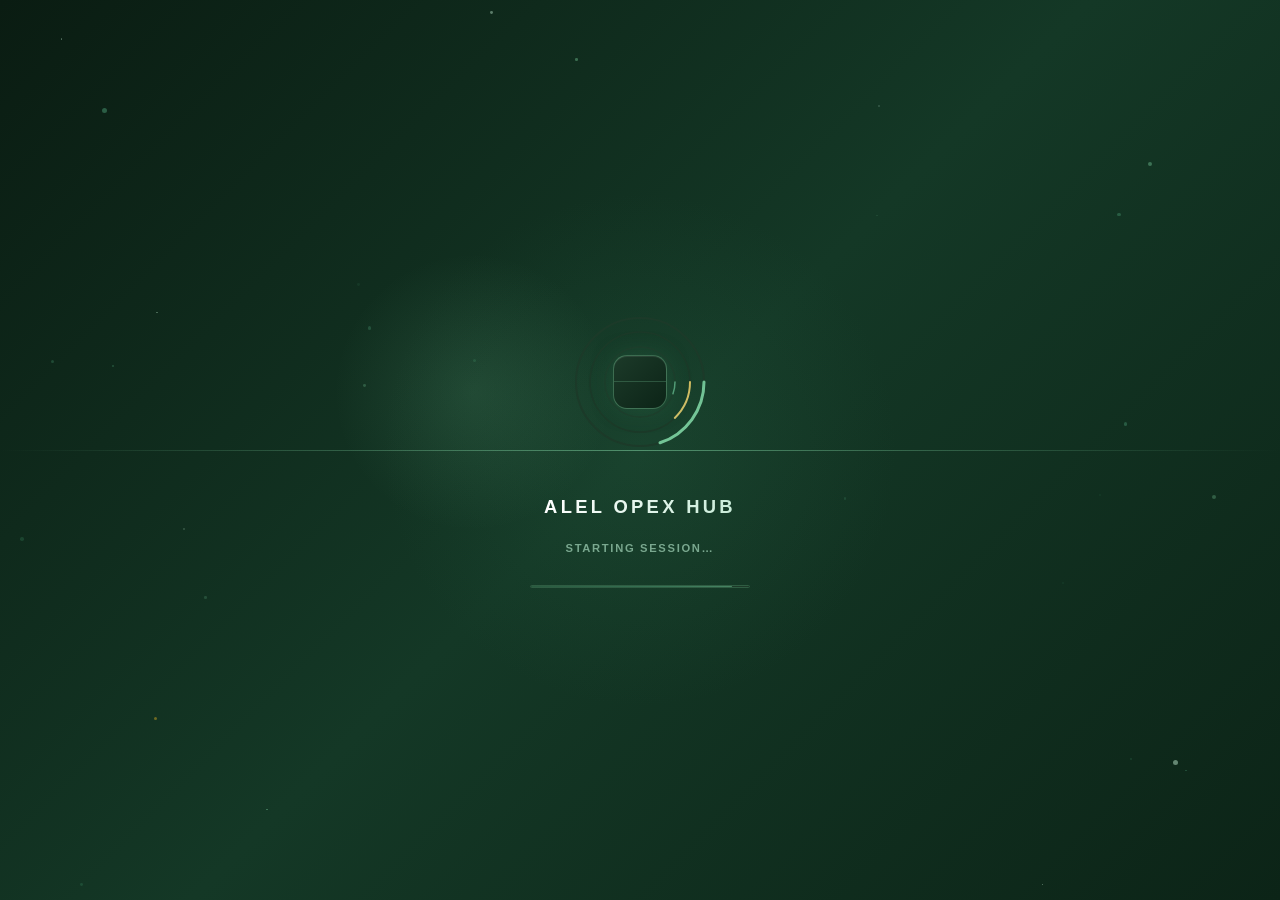
<file: index.html>
<!DOCTYPE html>
<html lang="en">
<head>
<meta charset="UTF-8">
<meta name="viewport" content="width=device-width, initial-scale=1.0">
<title>ALEL Opex Hub — Operational Excellence</title>
<meta name="theme-color" content="#2f6f4e">
<link rel="manifest" href="manifest.webmanifest">
<link rel="icon" type="image/png" sizes="48x48" href="icons/favicon-48.png">
<link rel="apple-touch-icon" href="icons/apple-touch-icon.png">
<meta name="mobile-web-app-capable" content="yes">
<meta name="apple-mobile-web-app-capable" content="yes">
<meta name="apple-mobile-web-app-status-bar-style" content="black-translucent">
<meta name="apple-mobile-web-app-title" content="ALEL OPEX">
<meta name="application-name" content="ALEL OPEX">
<style>
  :root{
    --ink:#1c2521;
    --paper:#f6f4ee;
    --card:#ffffff;
    --line:#e4e0d2;
    --accent:#2f6f4e;
    --accent-dark:#204f38;
    --muted:#6b6558;
  }
  *{box-sizing:border-box;}
  body{
    margin:0;
    font-family:'Segoe UI',Helvetica,Arial,sans-serif;
    background:var(--paper);
    color:var(--ink);
    padding:0 0 60px;
  }
  .wrap{max-width:900px;margin:0 auto;padding:0 16px;}
  .header{
    background:var(--accent-dark);
    color:#fff;
    padding:34px 16px 40px;
  }
  .header-inner{max-width:900px;margin:0 auto;}
  .header .eyebrow{
    text-transform:uppercase;
    letter-spacing:.12em;
    font-size:12px;
    opacity:.75;
    margin-bottom:8px;
  }
  .header h1{margin:0 0 10px;font-size:30px;line-height:1.25;}
  .header p{margin:0;font-size:14px;line-height:1.6;opacity:.9;max-width:640px;}
  .section-label{
    margin:30px 0 16px;
    font-size:13px;
    font-weight:700;
    text-transform:uppercase;
    letter-spacing:.08em;
    color:var(--accent-dark);
  }
  .section-sub{
    margin:-12px 0 20px;
    font-size:13px;
    color:var(--muted);
  }
  .grid{
    display:grid;
    grid-template-columns:1fr 1fr;
    gap:16px;
  }
  @media (max-width:620px){
    .grid{grid-template-columns:1fr;}
  }
  .entry-card{
    background:var(--card);
    border:1px solid var(--line);
    border-radius:10px;
    padding:18px 20px;
  }
  .entry-top{display:flex;gap:12px;align-items:flex-start;margin-bottom:14px;}
  .badge{
    flex:none;
    width:36px;height:36px;
    border-radius:8px;
    display:flex;align-items:center;justify-content:center;
    font-size:12px;font-weight:700;color:#fff;
    letter-spacing:.02em;
  }
  .entry-title{font-size:15px;font-weight:700;margin:0 0 4px;}
  .entry-desc{font-size:12.5px;color:var(--muted);line-height:1.5;margin:0;}
  .entry-select-row{display:flex;gap:8px;align-items:center;}
  select.line-select{
    flex:1;
    padding:9px 10px;
    border:1px solid var(--line);
    border-radius:6px;
    font-size:13px;
    font-family:inherit;
    background:#fdfcf9;
    color:var(--ink);
  }
  select.line-select:focus{outline:2px solid var(--accent);outline-offset:1px;}
  .choose-btn{
    flex:none;
    background:none;
    border:none;
    color:var(--accent-dark);
    font-weight:700;
    font-size:13px;
    cursor:pointer;
    padding:9px 4px;
  }
  .choose-btn:hover{text-decoration:underline;}
  .choose-btn:disabled{color:var(--line);cursor:not-allowed;}
  .sub-option-row{display:flex;gap:8px;}
  .sub-option-btn{
    flex:1;
    background:var(--accent);
    color:#fff;
    border:none;
    padding:10px 8px;
    font-size:13px;
    font-weight:700;
    border-radius:6px;
    cursor:pointer;
    text-align:center;
    text-decoration:none;
    display:inline-block;
  }
  .sub-option-btn:hover{background:var(--accent-dark);}
  .sub-option-btn.secondary{
    background:#fdfcf9;
    color:var(--accent-dark);
    border:1px solid var(--line);
  }
  .sub-option-btn.secondary:hover{background:#f0ede2;}
  .quick-open-row{
    text-align:center;
    margin-top:36px;
  }
  .quick-open-btn{
    background:var(--accent);
    color:#fff;
    border:none;
    padding:13px 30px;
    font-size:14.5px;
    font-weight:700;
    border-radius:6px;
    cursor:pointer;
  }
  .quick-open-btn:hover{background:var(--accent-dark);}
  .quick-open-btn:disabled{background:var(--line);cursor:not-allowed;}
  .quick-open-note{
    margin-top:10px;
    font-size:12px;
    color:var(--muted);
  }
  .signature{
    text-align:center;
    font-size:11.5px;
    color:var(--muted);
    margin-top:40px;
  }

  #hubBody{display:none;}
  .who-bar{display:flex;align-items:center;justify-content:flex-end;gap:8px;margin-bottom:14px;flex-wrap:wrap;}
  .who-chip{background:rgba(255,255,255,.14);border:1px solid rgba(255,255,255,.25);color:#fff;border-radius:16px;padding:5px 12px;font-size:12px;font-weight:600;}
  .head-btn{background:rgba(255,255,255,.14);color:#fff;border:1px solid rgba(255,255,255,.25);border-radius:16px;padding:5px 12px;font-size:12px;font-weight:700;cursor:pointer;font-family:inherit;}
  .head-btn:hover{background:rgba(255,255,255,.24);}
  .login{position:fixed;inset:0;z-index:500;display:none;align-items:center;justify-content:center;background:rgba(13,29,20,.55);backdrop-filter:blur(3px);padding:16px;}
  .login.show{display:flex;}
  .login-card{width:100%;max-width:400px;background:#fff;border-radius:18px;padding:28px 26px;box-shadow:0 18px 50px rgba(0,0,0,.28);}
  .login-logo{width:56px;height:56px;border-radius:15px;margin:0 auto 12px;display:grid;place-items:center;font-size:26px;background:var(--accent-dark);color:#fff;}
  .login-card h2{text-align:center;font-size:20px;margin:0 0 2px;}
  .login-card>p{text-align:center;color:var(--muted);font-size:12.5px;margin:4px 0;}
  .login-f{display:grid;gap:8px;margin-top:8px;}
  .login-f label{font-size:11px;font-weight:700;color:var(--muted);text-transform:uppercase;letter-spacing:.05em;}
  .login-f input,.login-f select{padding:11px 12px;border:1px solid var(--line);border-radius:10px;font-size:14px;outline:none;font-family:inherit;background:#fdfcf9;}
  .login-f input:focus,.login-f select:focus{border-color:var(--accent);box-shadow:0 0 0 3px rgba(47,111,78,.14);}
  .login-err{color:#c0392b;font-size:12px;font-weight:700;min-height:16px;}
  .login-f button#loginBtn{padding:12px;border:0;border-radius:10px;background:var(--accent);color:#fff;font-size:14.5px;font-weight:700;cursor:pointer;font-family:inherit;}
  .login-f button#loginBtn:hover{background:var(--accent-dark);}
  .login-links{display:flex;justify-content:space-between;gap:8px;margin-top:4px;}
  .hint-btn{background:none;border:none;color:#3b62c7;font-size:11.5px;font-weight:600;cursor:pointer;padding:4px 0;}
  .hint-btn:hover{text-decoration:underline;}
  .ok-msg{background:#e9f6ee;color:#1d6b3e;font-size:12px;font-weight:600;padding:9px 11px;border-radius:8px;margin-top:8px;display:none;white-space:pre-line;}
  .ok-msg.show{display:block;}
  .adm-wrap{position:fixed;inset:0;z-index:600;background:rgba(13,29,20,.5);display:none;align-items:center;justify-content:center;padding:16px;}
  .adm-box{width:100%;max-width:600px;max-height:88vh;overflow:auto;background:#fff;border-radius:16px;padding:20px 22px;box-shadow:0 18px 50px rgba(0,0,0,.3);}
  .adm-head{display:flex;justify-content:space-between;align-items:center;}
  .adm-head h3{margin:0;font-size:18px;}
  .adm-head button{border:none;background:none;font-size:22px;cursor:pointer;color:var(--muted);}
  .adm-body h3{font-size:12px;text-transform:uppercase;letter-spacing:.06em;color:var(--accent-dark);margin:18px 0 8px;}
  .req-list,.user-list{list-style:none;margin:0;padding:0;}
  .req-list li,.user-list li{border:1px solid var(--line);border-radius:9px;padding:8px 10px;margin-bottom:7px;font-size:12.5px;}
  .req-list li b,.user-list li b{display:block;}
  .req-list .rq,.user-list code{color:var(--muted);font-size:11px;}
  .user-list code{display:block;font-family:inherit;}
  .rq-act{display:flex;gap:6px;margin-top:6px;flex-wrap:wrap;}
  .mini{border:1px solid var(--line);background:#fdfcf9;border-radius:6px;padding:5px 10px;font-size:11.5px;font-weight:700;cursor:pointer;}
  .mini.ok{background:var(--accent);color:#fff;border-color:var(--accent);}
  .mini.no{color:#b3401e;border-color:#e7c9bd;}
  .empty{color:var(--muted);font-size:12.5px;font-style:italic;}
  .create-form{display:grid;grid-template-columns:1fr 1fr;gap:8px;border:1px dashed var(--line);border-radius:10px;padding:12px;margin-bottom:6px;}
  .create-form input,.create-form select{padding:8px 10px;border:1px solid var(--line);border-radius:7px;font-size:13px;font-family:inherit;background:#fdfcf9;}
  .create-form button{grid-column:1/-1;padding:10px;border:0;border-radius:8px;background:var(--accent);color:#fff;font-weight:700;cursor:pointer;}
  .create-form button:hover{background:var(--accent-dark);}
  .adm-note{font-size:11px;color:var(--muted);background:#f4f1e8;border-radius:8px;padding:8px 10px;margin-top:14px;}
  .perm-row{margin-top:6px;display:flex;align-items:center;gap:8px;font-size:11.5px;color:var(--muted);flex-wrap:wrap;}
  .perm-row label{font-weight:700;color:var(--muted);}
  .perm-row select{padding:5px 7px;border:1px solid var(--line);border-radius:6px;font-size:12px;font-family:inherit;background:#fdfcf9;}
  .perm-checks{align-items:flex-start;}
  .perm-check{display:inline-flex;align-items:center;gap:4px;margin:2px 8px 2px 0;font-size:11.5px;color:var(--ink);font-weight:500;}
  .perm-check input{accent-color:var(--accent);}
  .grant-role{padding:5px 7px;border:1px solid var(--line);border-radius:6px;font-size:12px;font-family:inherit;background:#fdfcf9;max-width:100%;}

  /* ══════════ HUB v2: LOADER / STICKY HEADER / ANIMATIONS ══════════ */
  html{scroll-behavior:smooth;}
  body{
    background-color:var(--paper);
    background-image:radial-gradient(circle,rgba(47,111,78,.07) 1px,transparent 1px);
    background-size:26px 26px;
    animation:gridDrift 10s linear infinite;
  }
  @keyframes gridDrift{0%{background-position:0 0;}100%{background-position:26px 26px;}}
  ::-webkit-scrollbar{width:7px;height:7px;}
  ::-webkit-scrollbar-track{background:transparent;}
  ::-webkit-scrollbar-thumb{background:#c3cdb8;border-radius:10px;}
  ::-webkit-scrollbar-thumb:hover{background:#4a9a74;}

  /* ---- Loader ---- */
  @keyframes loaderSpin{to{transform:rotate(360deg);}}
  @keyframes loaderSpinRev{to{transform:rotate(-360deg);}}
  @keyframes loaderPulseGlow{0%,100%{opacity:.15;transform:scale(1);}50%{opacity:.35;transform:scale(1.18);}}
  @keyframes loaderBarGrow{0%{transform:scaleY(.15);opacity:.4;}50%{transform:scaleY(1);opacity:1;}100%{transform:scaleY(.15);opacity:.4;}}
  @keyframes loaderSweep{0%{width:0%;opacity:1;}85%{width:92%;opacity:1;}100%{width:92%;opacity:.6;}}
  @keyframes loaderFadeUp{from{opacity:0;transform:translateY(10px);}to{opacity:1;transform:translateY(0);}}
  @keyframes loaderFloat{0%,100%{transform:translateY(0) rotate(0deg);opacity:.5;}33%{transform:translateY(-14px) rotate(120deg);opacity:1;}66%{transform:translateY(8px) rotate(240deg);opacity:.35;}}
  @keyframes loaderOrbit{from{transform:rotate(0deg) translateX(52px) rotate(0deg);}to{transform:rotate(360deg) translateX(52px) rotate(-360deg);}}
  @keyframes loaderOrbitRev{from{transform:rotate(0deg) translateX(38px) rotate(0deg);}to{transform:rotate(-360deg) translateX(38px) rotate(360deg);}}
  @keyframes loaderScanline{0%{top:-4px;opacity:0;}10%{opacity:.6;}90%{opacity:.6;}100%{top:100%;opacity:0;}}
  @keyframes loaderShimmer{0%{transform:translateX(-100%);}100%{transform:translateX(100%);}}
  #loading-overlay{
    position:fixed;inset:0;z-index:9999;
    display:flex;flex-direction:column;align-items:center;justify-content:center;
    overflow:hidden;
    background:linear-gradient(135deg,#0a1c12 0%,#143826 50%,#0c2417 100%);
  }
  #loading-overlay.fade-out{opacity:0;pointer-events:none;transition:opacity .7s ease;}
  .ld-title{
    font-size:1.15rem;font-weight:900;letter-spacing:.18em;text-transform:uppercase;
    background:linear-gradient(90deg,#fff 0%,#c9ecd9 50%,#6fcf9f 100%);
    background-size:200% auto;-webkit-background-clip:text;background-clip:text;-webkit-text-fill-color:transparent;
    animation:loaderFadeUp .8s ease both .1s,gradientShift 5s linear infinite .1s;
  }
  #loader-status{
    font-size:.7rem;color:#7aa88f;margin-top:6px;font-weight:600;
    letter-spacing:.15em;text-transform:uppercase;
    animation:loaderFadeUp .8s ease both .25s;
  }
  .loader-bar{width:220px;height:3px;background:#1c3a29;border-radius:99px;margin-top:20px;overflow:hidden;border:1px solid #2f5c42;animation:loaderFadeUp .8s ease both .35s;}
  .loader-bar>div{height:100%;border-radius:99px;background:linear-gradient(90deg,#2f6f4e,#4a9a74,#7dcf9f,#6fcf9f);background-size:200% 100%;animation:loaderSweep 2.2s cubic-bezier(.4,0,.2,1) forwards .5s,loaderShimmer 2s linear infinite .5s;}

  /* ---- Sticky header + live clock ---- */
  .header{position:sticky;top:0;z-index:300;padding:14px 16px 16px;box-shadow:0 6px 22px rgba(14,40,27,.28);}
  .topbar{display:flex;align-items:center;justify-content:space-between;gap:12px;flex-wrap:wrap;margin-bottom:2px;}
  .who-bar{margin-bottom:0;}
  .clockbox{display:flex;align-items:center;font-size:12.5px;font-weight:700;letter-spacing:.06em;color:#cdebd9;text-transform:uppercase;font-variant-numeric:tabular-nums;}
  .clock-tick{animation:clockTick 1s step-end infinite;color:#9be3bd;}
  @keyframes clockTick{0%,49%{opacity:1;}50%,100%{opacity:0;}}
  #refreshBtn:active{transform:scale(.94);}
  #refreshBtn svg{transition:transform .4s;}
  #refreshBtn:active svg{transform:rotate(360deg);}

  /* ---- Animated headings + dividers ---- */
  @keyframes gradientShift{0%{background-position:0% center;}100%{background-position:200% center;}}
  .grad-title-light{background:linear-gradient(90deg,#fff 0%,#cdebd9 45%,#a5e3c2 70%,#fff 100%);background-size:200% auto;-webkit-background-clip:text;background-clip:text;-webkit-text-fill-color:transparent;animation:gradientShift 5s linear infinite;}
  .gradient-title{background:linear-gradient(90deg,#204f38 0%,#2f6f4e 40%,#57a07a 70%,#204f38 100%);background-size:200% auto;-webkit-background-clip:text;background-clip:text;-webkit-text-fill-color:transparent;animation:gradientShift 4s linear infinite;}
  .grad-divider{height:1px;border:none;background:linear-gradient(90deg,transparent,#2f6f4e 30%,#57a07a 50%,#8cc9a5 70%,transparent);background-size:200% auto;animation:gradientShift 3s linear infinite;opacity:.45;margin:30px auto;}

  /* ---- Card FX ---- */
  @keyframes fadeUp{from{opacity:0;transform:translateY(16px);}to{opacity:1;transform:translateY(0);}}
  .entry-card{
    position:relative;overflow:hidden;
    animation:fadeUp .6s cubic-bezier(.4,0,.2,1) both;
    transition:transform .35s cubic-bezier(.4,0,.2,1),box-shadow .35s cubic-bezier(.4,0,.2,1),border-color .35s;
    will-change:transform;
  }
  #cardGrid .entry-card:nth-child(1){animation-delay:.05s;}
  #cardGrid .entry-card:nth-child(2){animation-delay:.10s;}
  #cardGrid .entry-card:nth-child(3){animation-delay:.15s;}
  #cardGrid .entry-card:nth-child(4){animation-delay:.20s;}
  #cardGrid .entry-card:nth-child(5){animation-delay:.25s;}
  #cardGrid .entry-card:nth-child(6){animation-delay:.30s;}
  #cardGrid .entry-card:nth-child(7){animation-delay:.35s;}
  #cardGrid .entry-card:nth-child(8){animation-delay:.40s;}
  #cardGrid .entry-card:nth-child(9){animation-delay:.45s;}
  #cardGrid .entry-card:nth-child(10){animation-delay:.50s;}
  #cardGrid .entry-card:nth-child(11){animation-delay:.55s;}
  .entry-card:hover{transform:translateY(-4px);box-shadow:0 18px 32px -12px rgba(32,79,56,.34),0 0 0 1px rgba(47,111,78,.28);border-color:#b8d4c2;}
  .entry-card::after{
    content:"";position:absolute;inset:0;pointer-events:none;border-radius:inherit;
    background:linear-gradient(105deg,transparent 40%,rgba(32,79,56,.06) 50%,transparent 60%);
    background-size:200% 100%;background-position:200% 0;transition:background-position .55s ease;
  }
  .entry-card:hover::after{background-position:-100% 0;}
  .card-top-bar{position:absolute;top:0;left:0;width:100%;height:3px;background-size:200% auto;animation:gradientShift 2.2s linear infinite paused;}
  .entry-card:hover .card-top-bar{animation-play-state:running;}
  .card-blob{position:absolute;width:120px;height:120px;border-radius:50%;filter:blur(44px);pointer-events:none;opacity:0;bottom:-38px;right:-30px;transition:opacity .5s ease,transform .5s ease;}
  .entry-card:hover .card-blob{opacity:.17;transform:scale(1.25);}
</style>
</head>
<body>
<!-- ══════════ CINEMATIC LOADING OVERLAY ══════════ -->
<div id="loading-overlay">
  <div id="loader-particles" style="position:absolute;inset:0;pointer-events:none;"></div>
  <div style="position:absolute;width:520px;height:520px;border-radius:50%;pointer-events:none;background:radial-gradient(circle,rgba(47,111,78,.20) 0%,transparent 70%);top:50%;left:50%;transform:translate(-50%,-50%);animation:loaderPulseGlow 3s ease-in-out infinite;"></div>
  <div style="position:absolute;width:280px;height:280px;border-radius:50%;pointer-events:none;background:radial-gradient(circle,rgba(125,207,159,.13) 0%,transparent 70%);top:28%;left:26%;animation:loaderPulseGlow 4s ease-in-out infinite 1s;"></div>
  <div style="position:absolute;left:0;right:0;height:1px;pointer-events:none;background:linear-gradient(90deg,transparent,rgba(125,207,159,.55),transparent);animation:loaderScanline 2.8s ease-in-out infinite;"></div>

  <div style="position:relative;display:flex;align-items:center;justify-content:center;width:140px;height:140px;margin-bottom:26px;">
    <svg viewBox="0 0 140 140" fill="none" style="position:absolute;inset:0;width:100%;height:100%;animation:loaderSpin 4s linear infinite;">
      <circle cx="70" cy="70" r="64" stroke="#1c3a29" stroke-width="2"/>
      <circle cx="70" cy="70" r="64" stroke="url(#lg1)" stroke-width="3" stroke-linecap="round" stroke-dasharray="80 323"/>
      <defs><linearGradient id="lg1" x1="0" y1="0" x2="140" y2="140" gradientUnits="userSpaceOnUse"><stop offset="0%" stop-color="#4a9a74"/><stop offset="100%" stop-color="#7dcf9f"/></linearGradient></defs>
    </svg>
    <svg viewBox="0 0 110 110" fill="none" style="position:absolute;width:110px;height:110px;top:15px;left:15px;animation:loaderSpinRev 2.6s linear infinite;">
      <circle cx="55" cy="55" r="50" stroke="#1c3a29" stroke-width="1.5"/>
      <circle cx="55" cy="55" r="50" stroke="url(#lg2)" stroke-width="2" stroke-linecap="round" stroke-dasharray="40 274" opacity=".8"/>
      <defs><linearGradient id="lg2" x1="0" y1="0" x2="110" y2="110" gradientUnits="userSpaceOnUse"><stop offset="0%" stop-color="#fbbf24"/><stop offset="100%" stop-color="#fde68a"/></linearGradient></defs>
    </svg>
    <svg viewBox="0 0 80 80" fill="none" style="position:absolute;width:80px;height:80px;top:30px;left:30px;animation:loaderSpin 1.5s linear infinite;">
      <circle cx="40" cy="40" r="35" stroke="#1c3a29" stroke-width="1.5"/>
      <circle cx="40" cy="40" r="35" stroke="#6fcf9f" stroke-width="1.5" stroke-linecap="round" stroke-dasharray="12 208" opacity=".7"/>
    </svg>
    <div style="position:absolute;width:10px;height:10px;top:calc(50% - 5px);left:calc(50% - 5px);animation:loaderOrbit 4s linear infinite;">
      <div style="width:10px;height:10px;border-radius:50%;background:radial-gradient(circle,#4a9a74,#2f6f4e);box-shadow:0 0 8px 3px rgba(74,154,116,.7);"></div>
    </div>
    <div style="position:absolute;width:7px;height:7px;top:calc(50% - 3.5px);left:calc(50% - 3.5px);animation:loaderOrbitRev 2.6s linear infinite;">
      <div style="width:7px;height:7px;border-radius:50%;background:radial-gradient(circle,#fbbf24,#b45309);box-shadow:0 0 6px 2px rgba(251,191,36,.7);"></div>
    </div>
    <div style="position:relative;z-index:10;width:54px;height:54px;border-radius:14px;background:linear-gradient(135deg,#1c3a29,#0c2417);border:1px solid rgba(125,207,159,.4);box-shadow:0 0 22px rgba(47,111,78,.35),inset 0 1px 0 rgba(255,255,255,.08);display:flex;align-items:center;justify-content:center;overflow:hidden;">
      <div style="position:absolute;left:0;right:0;height:1px;background:rgba(125,207,159,.25);animation:loaderScanline 2s ease-in-out infinite .5s;"></div>
      <div style="display:flex;align-items:flex-end;gap:3px;height:22px;padding:0 2px;">
        <div style="width:5px;background:linear-gradient(to top,#4a9a74,#7dcf9f);border-radius:2px 2px 0 0;transform-origin:bottom;animation:loaderBarGrow 1.2s ease-in-out infinite 0ms;"></div>
        <div style="width:5px;background:linear-gradient(to top,#edb94c,#fde68a);border-radius:2px 2px 0 0;transform-origin:bottom;animation:loaderBarGrow 1.2s ease-in-out infinite 200ms;"></div>
        <div style="width:5px;background:linear-gradient(to top,#2f6f4e,#4a9a74);border-radius:2px 2px 0 0;transform-origin:bottom;animation:loaderBarGrow 1.2s ease-in-out infinite 400ms;"></div>
        <div style="width:5px;background:linear-gradient(to top,#7dcf9f,#b9e4ca);border-radius:2px 2px 0 0;transform-origin:bottom;animation:loaderBarGrow 1.2s ease-in-out infinite 600ms;"></div>
      </div>
    </div>
  </div>

  <p class="ld-title">ALEL Opex Hub</p>
  <p id="loader-status">Starting session…</p>
  <div class="loader-bar"><div></div></div>

  <div style="position:absolute;top:12%;left:8%;width:5px;height:5px;border-radius:50%;background:#4a9a74;opacity:.5;animation:loaderFloat 3.5s ease-in-out infinite 0s;"></div>
  <div style="position:absolute;top:18%;right:10%;width:4px;height:4px;border-radius:50%;background:#7dcf9f;opacity:.4;animation:loaderFloat 4s ease-in-out infinite .8s;"></div>
  <div style="position:absolute;bottom:20%;left:12%;width:3px;height:3px;border-radius:50%;background:#fbbf24;opacity:.4;animation:loaderFloat 3s ease-in-out infinite 1.4s;"></div>
  <div style="position:absolute;bottom:15%;right:8%;width:5px;height:5px;border-radius:50%;background:#b9e4ca;opacity:.5;animation:loaderFloat 4.5s ease-in-out infinite .3s;"></div>
  <div style="position:absolute;top:40%;left:4%;width:3px;height:3px;border-radius:50%;background:#4a9a74;opacity:.3;animation:loaderFloat 5s ease-in-out infinite 2s;"></div>
  <div style="position:absolute;top:55%;right:5%;width:4px;height:4px;border-radius:50%;background:#7dcf9f;opacity:.3;animation:loaderFloat 3.8s ease-in-out infinite 1s;"></div>
</div>
<div id="hubBody">
<div class="header">
  <div class="header-inner">
    <div class="topbar">
      <div class="clockbox">
        <span id="currentDate">-- ---- ----</span><span class="clock-tick">&nbsp;|&nbsp;</span><span id="liveClock">--:--:--</span>
      </div>
      <div class="who-bar">
        <span class="who-chip" id="whoUser"></span>
        <button class="head-btn" id="adminBtn" type="button" style="display:none">Admin Panel</button>
        <button class="head-btn out" id="logoutBtn" type="button" style="display:none">Logout</button>
        <button class="head-btn" id="refreshBtn" type="button" title="Reload data &amp; re-check session">&#8635;&nbsp; Refresh</button>
      </div>
    </div>
    <div class="eyebrow">Operational Excellence — ALEL</div>
    <h1 class="grad-title-light">ALEL Opex Hub</h1>
    <p>One hub for all ALEL (IMM / GSS / LED / HAP) daily operations — 5S audit, OEE, SMV, bulletins and more.</p>
  </div>
</div>
<div class="wrap">
  <div class="section-label gradient-title">Tools &amp; Forms</div>
  <div class="section-sub">Choose an option below to open a tool or form in a new tab.</div>
  <div class="grid" id="cardGrid">
    <!-- Operation Bulletin -->
    <div class="entry-card" data-title="Operation Bulletin" data-url="https://akij-light-engineering-ltd.github.io/ALEL-All-Entry/operation-bulletin.html">
      <div class="entry-top">
        <div class="badge" style="background:#1d4567;">OB</div>
        <div>
          <p class="entry-title">Operation Bulletin</p>
          <p class="entry-desc">Searchable ENOVAR operation / SMV bulletin by SKU name or item code.</p>
        </div>
      </div>
      <div class="sub-option-row">
        <a class="sub-option-btn" href="https://akij-light-engineering-ltd.github.io/ALEL-All-Entry/operation-bulletin.html" target="_blank" rel="noopener">Open Bulletin</a>
      </div>
    </div>
    <!-- 5S Audit + Dashboard -->
    <div class="entry-card" data-title="5S">
      <div class="entry-top">
        <div class="badge" style="background:#2f6f4e;">5S</div>
        <div>
          <p class="entry-title">5S Audit</p>
          <p class="entry-desc">5S Audit scoring (Sort, Set in Order, Shine, Standardize, Sustain) per floor + live dashboard.</p>
        </div>
      </div>
      <div class="sub-option-row">
        <a class="sub-option-btn" href="https://akij-light-engineering-ltd.github.io/ALEL-All-Entry/5s-audit-form.html" target="_blank" rel="noopener">Audit Form</a>
        <a class="sub-option-btn secondary" href="https://akij-light-engineering-ltd.github.io/ALEL-All-Entry/5s-dashboard.html" target="_blank" rel="noopener">5S Dashboard</a>
      </div>
    </div>
    <!-- OEE Entry -->
    <div class="entry-card" data-title="OEE Entry">
      <div class="entry-top">
        <div class="badge" style="background:#2f8f8f;">OE</div>
        <div>
          <p class="entry-title">OEE Entry</p>
          <p class="entry-desc">IMM OEE input with live preview, NPT &amp; breakdown logging, item master, and QC verification review.</p>
        </div>
      </div>
      <div class="sub-option-row">
        <a class="sub-option-btn" href="https://akij-light-engineering-ltd.github.io/ALEL-All-Entry/oee-entry.html" target="_blank" rel="noopener">Production Entry</a>
        <a class="sub-option-btn secondary" href="https://akij-light-engineering-ltd.github.io/ALEL-All-Entry/qc-review.html" target="_blank" rel="noopener">QC Entry</a>
      </div>
    </div>
    <!-- Production Plan -->
    <div class="entry-card" data-title="Production Plan" data-url="https://akij-light-engineering-ltd.github.io/ALEL-All-Entry/production-plan.html">
      <div class="entry-top">
        <div class="badge" style="background:#7c3aed;">PLAN</div>
        <div>
          <p class="entry-title">Production Plan</p>
          <p class="entry-desc">Daily build plan &mdash; for every SKU it shows the <b>daily production target</b> (balance &divide; working days left) so the monthly forecast and delivery commitment are met. Includes SKU / group rollups and cumulative progress.</p>
        </div>
      </div>
      <div class="sub-option-row">
        <a class="sub-option-btn" href="https://akij-light-engineering-ltd.github.io/ALEL-All-Entry/production-plan.html" target="_blank" rel="noopener">Open Production Plan</a>
      </div>
    </div>
    <!-- Daily Production Dashboard -->
    <div class="entry-card" data-title="Daily Production Dashboard" data-url="https://akij-light-engineering-ltd.github.io/ALEL-All-Entry/daily-production-dashboard.html">
      <div class="entry-top">
        <div class="badge" style="background:#0e9f7a;">OPEX</div>
        <div>
          <p class="entry-title">Daily Production Dashboard</p>
          <p class="entry-desc">Executive OPEX / IE / Lean dashboard &mdash; OEE &amp; SMV, line efficiency, lost capacity, wastage PPM/Pareto, plus an auto-prioritised <b>Action Centre</b> that shows where the problem is and what to do.</p>
        </div>
      </div>
      <div class="sub-option-row">
        <a class="sub-option-btn" href="https://akij-light-engineering-ltd.github.io/ALEL-All-Entry/daily-production-dashboard.html" target="_blank" rel="noopener">Open Dashboard</a>
      </div>
    </div>
    <!-- Production Dashboard -->
    <div class="entry-card" data-title="Production Dashboard" data-url="https://akij-light-engineering-ltd.github.io/ALEL-All-Entry/dashboard/">
      <div class="entry-top">
        <div class="badge" style="background:#1f6feb;">BI</div>
        <div>
          <p class="entry-title">Production Dashboard</p>
          <p class="entry-desc">Live Power BI&ndash;style dashboard &mdash; production, OEE, productivity and defects with cross-filtering. Auto-refreshes every 30s.</p>
        </div>
      </div>
      <div class="sub-option-row">
        <a class="sub-option-btn" href="https://akij-light-engineering-ltd.github.io/ALEL-All-Entry/dashboard/" target="_blank" rel="noopener">Open Dashboard</a>
      </div>
    </div>
    <!-- Breakdown Entry -->
    <div class="entry-card" data-title="Breakdown Entry" data-url="#">
      <div class="entry-top">
        <div class="badge" style="background:#c85c3c;">BD</div>
        <div>
          <p class="entry-title">Breakdown Entry</p>
          <p class="entry-desc">Record machine / line breakdowns, downtime duration and root cause.</p>
        </div>
      </div>
      <div class="entry-select-row">
        <select class="line-select">
          <option value="">Choose</option>
          <option value="IMM">IMM</option>
          <option value="GSS">GSS</option>
          <option value="LED">LED</option>
          <option value="HAP">HAP</option>
        </select>
        <button class="choose-btn" type="button">Open →</button>
      </div>
    </div>
    <!-- Near Miss -->
    <div class="entry-card" data-title="Near Miss" data-url="#">
      <div class="entry-top">
        <div class="badge" style="background:#b3401e;">NM</div>
        <div>
          <p class="entry-title">Near Miss</p>
          <p class="entry-desc">Report near-miss incidents or unsafe situations observed on the floor.</p>
        </div>
      </div>
      <div class="entry-select-row">
        <select class="line-select">
          <option value="">Choose</option>
          <option value="IMM">IMM</option>
          <option value="GSS">GSS</option>
          <option value="LED">LED</option>
          <option value="HAP">HAP</option>
        </select>
        <button class="choose-btn" type="button">Open →</button>
      </div>
    </div>
    <!-- Safety Observation -->
    <div class="entry-card" data-title="Safety Observation" data-url="#">
      <div class="entry-top">
        <div class="badge" style="background:#a5451e;">SO</div>
        <div>
          <p class="entry-title">Safety Observation</p>
          <p class="entry-desc">Log unsafe acts and unsafe conditions with risk level.</p>
        </div>
      </div>
      <div class="entry-select-row">
        <select class="line-select">
          <option value="">Choose</option>
          <option value="IMM">IMM</option>
          <option value="GSS">GSS</option>
          <option value="LED">LED</option>
          <option value="HAP">HAP</option>
        </select>
        <button class="choose-btn" type="button">Open →</button>
      </div>
    </div>
    <!-- Kaizen / Improvement Idea -->
    <div class="entry-card" data-title="Kaizen / Improvement Idea" data-url="#">
      <div class="entry-top">
        <div class="badge" style="background:#d99a2b;">KZ</div>
        <div>
          <p class="entry-title">Kaizen / Improvement Idea</p>
          <p class="entry-desc">Continuous improvement suggestions, problem statement and expected benefit.</p>
        </div>
      </div>
      <div class="entry-select-row">
        <select class="line-select">
          <option value="">Choose</option>
          <option value="IMM">IMM</option>
          <option value="GSS">GSS</option>
          <option value="LED">LED</option>
          <option value="HAP">HAP</option>
        </select>
        <button class="choose-btn" type="button">Open →</button>
      </div>
    </div>
    <!-- TPM / AM Checklist -->
    <div class="entry-card" data-title="TPM / AM Checklist" data-url="#">
      <div class="entry-top">
        <div class="badge" style="background:#d9a52b;">TP</div>
        <div>
          <p class="entry-title">TPM / AM Checklist</p>
          <p class="entry-desc">Autonomous Maintenance checklist for daily equipment care.</p>
        </div>
      </div>
      <div class="entry-select-row">
        <select class="line-select">
          <option value="">Choose</option>
          <option value="IMM">IMM</option>
          <option value="GSS">GSS</option>
          <option value="LED">LED</option>
          <option value="HAP">HAP</option>
        </select>
        <button class="choose-btn" type="button">Open →</button>
      </div>
    </div>
    <!-- Skill Matrix -->
    <div class="entry-card" data-title="Skill Matrix" data-url="#">
      <div class="entry-top">
        <div class="badge" style="background:#3f4f8f;">SK</div>
        <div>
          <p class="entry-title">Skill Matrix</p>
          <p class="entry-desc">Operator skill assessment per process / machine.</p>
        </div>
      </div>
      <div class="entry-select-row">
        <select class="line-select">
          <option value="">Choose</option>
          <option value="IMM">IMM</option>
          <option value="GSS">GSS</option>
          <option value="LED">LED</option>
          <option value="HAP">HAP</option>
        </select>
        <button class="choose-btn" type="button">Open →</button>
      </div>
    </div>
    <!-- Energy Audit -->
    <div class="entry-card" data-title="Energy Audit" data-url="#">
      <div class="entry-top">
        <div class="badge" style="background:#3f4f8f;">EA</div>
        <div>
          <p class="entry-title">Energy Audit</p>
          <p class="entry-desc">Daily utility / energy consumption logging and observations.</p>
        </div>
      </div>
      <div class="entry-select-row">
        <select class="line-select">
          <option value="">Choose</option>
          <option value="IMM">IMM</option>
          <option value="GSS">GSS</option>
          <option value="LED">LED</option>
          <option value="HAP">HAP</option>
        </select>
        <button class="choose-btn" type="button">Open →</button>
      </div>
    </div>
    <!-- Meeting MOM -->
    <div class="entry-card" data-title="Meeting MOM" data-url="#">
      <div class="entry-top">
        <div class="badge" style="background:#4f5a3f;">MM</div>
        <div>
          <p class="entry-title">Meeting MOM</p>
          <p class="entry-desc">Minutes of meeting — attendees, decisions and action items.</p>
        </div>
      </div>
      <div class="entry-select-row">
        <select class="line-select">
          <option value="">Choose</option>
          <option value="IMM">IMM</option>
          <option value="GSS">GSS</option>
          <option value="LED">LED</option>
          <option value="HAP">HAP</option>
        </select>
        <button class="choose-btn" type="button">Open →</button>
      </div>
    </div>
  </div>
  <hr class="grad-divider">
  <div class="quick-open-row">
    <button class="quick-open-btn" id="quickOpenBtn" disabled>Quick Open — Select a Tool</button>
    <p class="quick-open-note">Use the options above to open any ALEL tool or form.</p>
  </div>
  <hr class="grad-divider">
  <p class="signature">ALEL Opex Hub · Operational Excellence, AROPEX</p>
</div>
</div><!-- /hubBody -->

<!-- LOGIN OVERLAY -->
<div class="login" id="loginOverlay">
  <div class="login-card">
    <div class="login-logo">&#128272;</div>
    <h2>Welcome to ALEL Opex Hub</h2>
    <p id="loginSub">Sign in with your office email</p>
    <div class="login-f" id="loginForm">
      <label for="loginId">Email / ID</label>
      <input id="loginId" type="email" autocomplete="username" placeholder="yourname@akijlightengineering.com">
      <label for="loginPass">Password</label>
      <input id="loginPass" type="password" autocomplete="current-password" placeholder="Password">
      <div class="login-err" id="loginErr"></div>
      <button id="loginBtn" type="button">Sign In</button>
      <div class="login-links">
        <button class="hint-btn" id="forgotBtn" type="button">Forgot password?</button>
        <button class="hint-btn" id="requestBtn" type="button">Request access</button>
      </div>
    </div>
    <div class="login-f" id="forgotPanel" style="display:none">
      <label for="forgotEmail">Your work email</label>
      <input id="forgotEmail" type="email" placeholder="yourname@akijlightengineering.com">
      <div class="login-err" id="forgotErr"></div>
      <button id="forgotSend" type="button">Send reset request</button>
      <button class="hint-btn" id="backLogin1" type="button">&larr; Back to login</button>
    </div>
    <div class="login-f" id="requestPanel" style="display:none">
      <label for="reqName">Full name</label>
      <input id="reqName" type="text" placeholder="Your name">
      <label for="reqEmail">Work email</label>
      <input id="reqEmail" type="email" placeholder="yourname@akijlightengineering.com">
      <label for="reqSection">Floor / Area</label>
      <select id="reqSection"><option value="">Select floor</option><option>IMM</option><option>GSS</option><option>LED</option><option>HAP</option><option>Other</option></select>
      <div class="login-err" id="reqErr"></div>
      <button id="reqSend" type="button">Send request</button>
      <button class="hint-btn" id="backLogin2" type="button">&larr; Back to login</button>
    </div>
    <div class="ok-msg" id="loginOk"></div>
  </div>
</div>
<!-- ADMIN DIALOG -->
<div class="adm-wrap" id="adminDlg">
  <div class="adm-box">
    <div class="adm-head"><h3>&#128110; Admin Panel</h3><button id="admClose" type="button">&times;</button></div>
    <div class="adm-body" id="adminBody"></div>
  </div>
</div>

<script id="data-users" type="application/json">[{"id":"md.marufhossain@akijlightengineering.com","name":"Md. Maruf Hossain","role":"admin","section":"","hash":"18e005af46f178e2ff6083db381ef31888176f834c02c0470bdb8fbdbf2a4ece"},{"id":"anoy@akijlightengineering.com","name":"Anoy Kumar Das","role":"prepared","section":"","hash":"18e005af46f178e2ff6083db381ef31888176f834c02c0470bdb8fbdbf2a4ece"},{"id":"jhumour@akijlightengineering.com","name":"Jhumour Rani","role":"checker","section":"GSS","hash":"18e005af46f178e2ff6083db381ef31888176f834c02c0470bdb8fbdbf2a4ece"},{"id":"kajal04@akijlightengineering.com","name":"Kajal Kanti","role":"checker","section":"LED","hash":"18e005af46f178e2ff6083db381ef31888176f834c02c0470bdb8fbdbf2a4ece"},{"id":"almamun@akijlightengineering.com","name":"Abdullah Al-Mamun","role":"checker","section":"HAP","hash":"18e005af46f178e2ff6083db381ef31888176f834c02c0470bdb8fbdbf2a4ece"},{"id":"head.plant@akijlightengineering.com","name":"Md. Moshfequr Rahman","role":"approver","section":"","hash":"18e005af46f178e2ff6083db381ef31888176f834c02c0470bdb8fbdbf2a4ece"}]</script>
<script>
  let lastCard = null;
  function openCard(card){
    const url = card.getAttribute('data-url');
    const title = card.getAttribute('data-title');
    if(!url || url === '#'){
      alert(title + ' is not linked yet. Add its live form URL in the HTML (data-url attribute) once it is published.');
      return;
    }
    const select = card.querySelector('.line-select');
    const line = select ? select.value : '';
    const finalUrl = line ? (url + (url.includes('?') ? '&' : '?') + 'line=' + encodeURIComponent(line)) : url;
    window.open(finalUrl, '_blank');
  }
  document.querySelectorAll('.entry-card').forEach(card => {
    const btn = card.querySelector('.choose-btn');
    const select = card.querySelector('.line-select');
    const title = card.getAttribute('data-title');
    // Cards without a generic dropdown/choose-btn (e.g. OEE Entry, which has its
    // own direct Production Entry / QC Entry links) are skipped here.
    if(!btn || !select) return;
    btn.addEventListener('click', () => openCard(card));
    select.addEventListener('change', () => {
      lastCard = card;
      const quickBtn = document.getElementById('quickOpenBtn');
      quickBtn.disabled = false;
      quickBtn.textContent = 'Quick Open — ' + title;
    });
  });
  document.getElementById('quickOpenBtn').addEventListener('click', () => {
    if(lastCard) openCard(lastCard);
  });
</script>


<script>
(function(){
  /* ================= Shared backend (Google Apps Script) =================
     BACKEND_URL: paste your Apps Script Web App /exec URL to share users
     and access requests across EVERY device. Leave "" = offline mode
     (login works, but users are stored only in this browser).
     How to get the URL: your bound Sheet -> Extensions -> Apps Script ->
     paste apps-script/Code.gs -> Run initSheets() once -> Deploy ->
     New deployment -> type: Web app -> Execute as: Me, Access: Anyone ->
     copy the ".../exec" URL and paste it here. */
  var BACKEND_URL = "https://script.google.com/macros/s/AKfycbzDVpC-tm_KHkvEwt19aM_ttWckDFawrTWtb_jh9D7X1matnRchBbAEthgrd8Bbobia/exec";
  var USING_BACKEND = BACKEND_URL && BACKEND_URL.indexOf("https://") === 0;

  var hubBody=document.getElementById("hubBody");
  var USERS=JSON.parse(document.getElementById("data-users").textContent||"[]");
  var SERVER_USERS=[];
  var SESSION=null;
  try{var s=localStorage.getItem("alel_login_v1");if(s)SESSION=JSON.parse(s);}catch(e){}
  var EXUSERS={};try{EXUSERS=JSON.parse(localStorage.getItem("alel_extra_users")||"{}");}catch(e){}
  var REQS=[];try{REQS=JSON.parse(localStorage.getItem("alel_access_requests")||"[]");}catch(e){}
  function saveReqs(){try{localStorage.setItem("alel_access_requests",JSON.stringify(REQS));}catch(e){}}
  /* ============ Roles & module permissions ============ */
  var MODULES=['bulletin','fives','oee','plan','dashboard','forms'];
  var MODULE_LABELS={bulletin:'Operation Bulletin',fives:'5S Audit',oee:'OEE &amp; QC Entry',plan:'Production Plan',dashboard:'Dashboards',forms:'Other Forms'};
  var ROLES=[{id:'admin',label:'Admin — full access'},{id:'operator',label:'Operator — all data modules'},{id:'viewer',label:'Viewer — Bulletin + 5S only'}];
  var ROLE_PERMS={admin:MODULES.slice(),operator:MODULES.slice(),viewer:['bulletin','fives']};
  var LEGACY_ROLE={prepared:'viewer',checker:'viewer',approver:'viewer',user:'viewer'};
  var TITLE_MODULE={'Operation Bulletin':'bulletin','5S':'fives','OEE Entry':'oee','Production Plan':'plan','Daily Production Dashboard':'dashboard','Production Dashboard':'dashboard','Breakdown Entry':'forms','Near Miss':'forms','Safety Observation':'forms','Kaizen / Improvement Idea':'forms','TPM / AM Checklist':'forms','Skill Matrix':'forms','Energy Audit':'forms','Meeting MOM':'forms'};
  function normalizeRole(r){if(!r)return 'viewer';if(r==='admin')return 'admin';if(r==='viewer')return 'viewer';if(ROLE_PERMS[r])return r;return LEGACY_ROLE[r]||'viewer';}
  function resolvePerms(u){if(!u)return[];if(u.role==='admin')return MODULES.slice();if(u.perms&&u.perms.length)return u.perms.slice();var r=ROLE_PERMS[u.role]||ROLE_PERMS[LEGACY_ROLE[u.role]];return r?r.slice():[];}
  function gateCards(){var allowed=SESSION?resolvePerms(SESSION):[];var isAdmin=SESSION&&SESSION.role==='admin';document.querySelectorAll('.entry-card').forEach(function(card){var m=TITLE_MODULE[card.getAttribute('data-title')]||'forms';card.style.display=(isAdmin||allowed.indexOf(m)!==-1)?'':'none';});}
  function saveUsers(){try{localStorage.setItem("alel_extra_users",JSON.stringify(EXUSERS));}catch(e){}}
  function backend(payload,cb){if(!USING_BACKEND){if(cb)cb(null);return;}try{fetch(BACKEND_URL,{method:"POST",body:JSON.stringify(payload)}).then(function(r){return r.json();}).then(function(j){if(cb)cb(j&&j.ok?j:null);}).catch(function(){if(cb)cb(null);});}catch(e){if(cb)cb(null);}}
  function pullServer(done){if(!USING_BACKEND){if(done)done();return;}SERVER_USERS=[];backend({action:"list"},function(j){if(j){SERVER_USERS=j.users||[];if(j.requests){REQS=j.requests;saveReqs();}if(SESSION){var u=SERVER_USERS.filter(function(x){return String(x.id).toLowerCase()===(SESSION.id||"").toLowerCase();})[0];if(u){SESSION.name=u.name;SESSION.role=u.role;SESSION.section=u.section||"";SESSION.perms=u.perms||[];try{localStorage.setItem("alel_login_v1",JSON.stringify(SESSION));}catch(e){}gateCards();if(SESSION.role==="admin")adminBtn.style.display="inline-block";whoUser.textContent=SESSION.name+(SESSION.section?" \u00b7 "+SESSION.section:"")+" \u00b7 "+SESSION.role.toUpperCase();}}}if(done)done();});}
  function allUsers(){if(USING_BACKEND&&SERVER_USERS.length)return SERVER_USERS;return USERS.concat(Object.keys(EXUSERS).map(function(k){return{id:k,name:EXUSERS[k].name,role:EXUSERS[k].role,section:EXUSERS[k].section||"",hash:EXUSERS[k].hash};}));}
  function findUser(em){em=em.toLowerCase();var list=(USING_BACKEND&&SERVER_USERS.length)?SERVER_USERS:USERS;for(var i=0;i<list.length;i++){if(list[i].id.toLowerCase()===em)return list[i];}var ex=EXUSERS[em];if(ex)return{id:em,name:ex.name,role:ex.role,section:ex.section||"",hash:ex.hash};return null;}
  function sha256Hex(str){return new Promise(function(resolve){if(window.crypto&&crypto.subtle){crypto.subtle.digest("SHA-256",new TextEncoder().encode(str)).then(function(buf){resolve(Array.from(new Uint8Array(buf)).map(function(b){return("0"+b.toString(16)).slice(-2);}).join(""));}).catch(function(){resolve(fallbackHash(str));});}else resolve(fallbackHash(str));});}
  function fallbackHash(s){var h=2166136261;for(var i=0;i<s.length;i++){h^=s.charCodeAt(i);h=Math.imul(h,16777619);}return("00000000"+(h>>>0).toString(16)).slice(-8);}
  function makePass(){return"Al@"+(Math.floor(1000+Math.random()*9000));}
  var overlay=document.getElementById("loginOverlay");
  var loginId=document.getElementById("loginId"),loginPass=document.getElementById("loginPass"),loginErr=document.getElementById("loginErr"),loginBtn=document.getElementById("loginBtn");
  var loginForm=document.getElementById("loginForm"),loginOk=document.getElementById("loginOk"),loginSub=document.getElementById("loginSub");
  var forgotPanel=document.getElementById("forgotPanel"),forgotEmail=document.getElementById("forgotEmail"),forgotErr=document.getElementById("forgotErr"),forgotSend=document.getElementById("forgotSend"),forgotBtn=document.getElementById("forgotBtn");
  var requestPanel=document.getElementById("requestPanel"),reqName=document.getElementById("reqName"),reqEmail=document.getElementById("reqEmail"),reqSection=document.getElementById("reqSection"),reqErr=document.getElementById("reqErr"),reqSend=document.getElementById("reqSend"),requestBtn=document.getElementById("requestBtn");
  var backLogin1=document.getElementById("backLogin1"),backLogin2=document.getElementById("backLogin2");
  var whoUser=document.getElementById("whoUser"),adminBtn=document.getElementById("adminBtn"),logoutBtn=document.getElementById("logoutBtn");
  var adminDlg=document.getElementById("adminDlg"),admClose=document.getElementById("admClose");
  function showLogin(){overlay.classList.add("show");overlay.style.display="flex";}
  function hideLogin(){overlay.classList.remove("show");overlay.style.display="none";}
  function showPanel(w){loginForm.style.display=w==="login"?"grid":"none";forgotPanel.style.display=w==="forgot"?"grid":"none";requestPanel.style.display=w==="request"?"grid":"none";loginSub.textContent=w==="login"?"Sign in with your office email":w==="forgot"?"Reset your password":"Request access";loginOk.textContent="";loginOk.className="ok-msg";loginErr.textContent="";forgotErr.textContent="";reqErr.textContent="";}
  function showOk(m){loginOk.textContent=m;loginOk.className="ok-msg show";}
  function applySession(){if(SESSION){hideLogin();adminDlg.style.display="none";hubBody.style.display="block";whoUser.textContent=SESSION.name+(SESSION.section?" \u00b7 "+SESSION.section:"")+" \u00b7 "+SESSION.role.toUpperCase();logoutBtn.style.display="inline-block";adminBtn.style.display=SESSION.role==="admin"?"inline-block":"none";gateCards();renderAdminBtn();}else{hubBody.style.display="none";whoUser.textContent="";logoutBtn.style.display="none";adminBtn.style.display="none";showLogin();showPanel("login");}}
  logoutBtn.addEventListener("click",function(){SESSION=null;try{localStorage.removeItem("alel_login_v1");}catch(e){}loginPass.value="";applySession();});
  function doLogin(){var email=(loginId.value||"").trim().toLowerCase(),pw=loginPass.value||"";if(!email||!pw){loginErr.textContent="Enter email and password";return;}sha256Hex(pw).then(function(h){var attempt=function(){var u=findUser(email);if(!u){loginErr.textContent="No account. Use \u201cRequest access\u201d.";return;}if(u.hash!==h){loginErr.textContent="Wrong password. Use \u201cForgot password?\u201d";return;}SESSION={id:u.id,name:u.name,role:u.role,section:u.section||"",perms:u.perms||[]};try{localStorage.setItem("alel_login_v1",JSON.stringify(SESSION));}catch(e){}loginErr.textContent="";loginId.value="";loginPass.value="";applySession();};if(USING_BACKEND&&!SERVER_USERS.length){pullServer(attempt);}else attempt();});}
  loginBtn.addEventListener("click",doLogin);
  [loginId,loginPass].forEach(function(i){i.addEventListener("keydown",function(e){if(e.key==="Enter")doLogin();});});
  forgotBtn.addEventListener("click",function(){showPanel("forgot");forgotEmail.focus();});
  requestBtn.addEventListener("click",function(){showPanel("request");reqName.focus();});
  backLogin1.addEventListener("click",function(){showPanel("login");});
  backLogin2.addEventListener("click",function(){showPanel("login");});
  forgotSend.addEventListener("click",function(){var em=(forgotEmail.value||"").trim().toLowerCase();if(!em){forgotErr.textContent="Enter your email";return;}if(!findUser(em)){forgotErr.textContent="No account with this email.";return;}forgotErr.textContent="";REQS.push({type:"reset",email:em,when:new Date().toLocaleString()});saveReqs();backend({action:"request",type:"reset",email:em},function(){});showOk("Reset request sent to the Administrator.");forgotEmail.value="";});
  reqSend.addEventListener("click",function(){var nm=(reqName.value||"").trim(),em=(reqEmail.value||"").trim().toLowerCase(),sec=reqSection.value;if(!nm||!em){reqErr.textContent="Enter your name and email";return;}if(findUser(em)){reqErr.textContent="This email already has an account.";return;}reqErr.textContent="";REQS.push({type:"access",name:nm,email:em,section:sec||"",when:new Date().toLocaleString()});saveReqs();backend({action:"request",type:"access",name:nm,email:em,section:sec||""},function(){});showOk("Access request sent to the Administrator.");reqName.value="";reqEmail.value="";reqSection.value="";});
  function renderAdminBtn(){var p=REQS.filter(function(r){return!r.done;}).length;adminBtn.textContent=p?"Admin Panel ("+p+")":"Admin Panel";}
  function reloadStore(){try{EXUSERS=JSON.parse(localStorage.getItem("alel_extra_users")||"{}");}catch(e){EXUSERS={};}try{REQS=JSON.parse(localStorage.getItem("alel_access_requests")||"[]");}catch(e){REQS=[];}}
  function openAdmin(){reloadStore();if(USING_BACKEND){pullServer(function(){renderAdmin();});}else renderAdmin();}
  function afterMutation(){if(USING_BACKEND){pullServer(function(){reloadStore();renderAdmin();renderAdminBtn();});}else{reloadStore();renderAdmin();renderAdminBtn();}}
  function renderAdmin(){var body=document.getElementById("adminBody");body.innerHTML="";var pending=REQS.filter(function(r){return!r.done;}).length;var h="<h3>Create a user (manual)</h3><div class=\"create-form\"><input id=\"cName\" placeholder=\"Full name\"><input id=\"cEmail\" type=\"email\" placeholder=\"work email\"><select id=\"cRole\">";ROLES.forEach(function(r){h+="<option value=\""+r.id+"\""+(r.id==="viewer"?" selected":"")+">"+r.label+"</option>";});h+="</select><select id=\"cSection\"><option value=\"\">Floor \u00b7 None</option><option>IMM</option><option>GSS</option><option>LED</option><option>HAP</option><option>Other</option></select><button id=\"cCreate\" type=\"button\">Generate ID &amp; Password</button></div><h3>Pending requests ("+pending+")</h3>";if(!pending)h+="<p class=\"empty\">No pending requests.</p>";h+="<ul class=\"req-list\">";REQS.forEach(function(r,i){h+="<li data-i=\""+i+"\"><b>"+(r.name||r.email)+"</b> <span class=\"rq\">"+(r.type==="access"?("Access \u00b7 "+(r.section||"any")):"Password reset")+"</span> <span class=\"rq\">"+r.when+"</span>";if(r.type==="access"){h+="<div class=\"rq-act\"><select class=\"grant-role\">";ROLES.forEach(function(rr){h+="<option value=\""+rr.id+"\""+(rr.id==="viewer"?" selected":"")+">"+rr.label+"</option>";});h+="</select><button class=\"mini ok\" data-act=\"grant\">Approve</button><button class=\"mini no\" data-act=\"deny\">Deny</button></div>";}else{h+="<div class=\"rq-act\"><button class=\"mini ok\" data-act=\"grantpass\">Set new password</button><button class=\"mini no\" data-act=\"deny\">Deny</button></div>";}h+="</li>";});h+="</ul><h3>Users ("+allUsers().length+")</h3><ul class=\"user-list\">";allUsers().forEach(function(u){var isAdmin=u.role==="admin";var perms=resolvePerms(u);h+="<li data-em=\""+u.id+"\"><b>"+u.name+"</b> <span class=\"rq\">"+u.role+(u.section?" \u00b7 "+u.section:"")+"</span><code>"+u.id+"</code><div class=\"perm-row\"><label>Role</label><select class=\"u-role\">";ROLES.forEach(function(rr){h+="<option value=\""+rr.id+"\""+(u.role===rr.id?" selected":"")+">"+rr.label+"</option>";});h+="</select></div>";if(isAdmin){h+="<div class=\"perm-row\"><span class=\"rq\">Full access (admin)</span></div>";}else{h+="<div class=\"perm-row perm-checks\">";MODULES.forEach(function(m){var ck=perms.indexOf(m)!==-1;h+="<label class=\"perm-check\"><input type=\"checkbox\" data-mod=\""+m+"\""+(ck?" checked":"")+"> "+MODULE_LABELS[m]+"</label>";});h+="</div>";}h+="<div class=\"rq-act\"><button class=\"mini ok\" data-act=\"saveaccess\">Save Access</button><button class=\"mini\" data-act=\"resetpass\">Reset password</button><button class=\"mini no\" data-act=\"deluser\">Delete</button></div></li>";});h+="</ul><div class=\"adm-note\">Access is shared across every device via the Google backend. \u201cSave Access\u201d updates that user's role &amp; module permissions instantly \u2014 they'll see only the allowed tools after their next login.</div>";body.innerHTML=h;adminDlg.style.display="flex";var cCreate=document.getElementById("cCreate");if(cCreate)cCreate.addEventListener("click",createUser);body.querySelectorAll("[data-act]").forEach(function(btn){btn.addEventListener("click",function(){var li=btn.closest("li"),idx=li?li.getAttribute("data-i"):null,em=li?li.getAttribute("data-em"):btn.getAttribute("data-em"),act=btn.getAttribute("data-act");if(act==="grant"){var r=REQS[idx];var rs=li.querySelector(".grant-role");grantAccess(r.email,r.name,r.section,rs?rs.value:"operator",function(){r.done=true;saveReqs();afterMutation();});}else if(act==="grantpass"){var r2=REQS[idx];resetUser(r2.email,function(){r2.done=true;saveReqs();afterMutation();});}else if(act==="deny"){var r3=REQS[idx];if(r3){REQS=REQS.filter(function(x){return x!==r3;});saveReqs();backend({action:"removeRequest",email:r3.email},function(){});afterMutation();}}else if(act==="resetpass"){resetUser(em,afterMutation);}else if(act==="deluser"){deleteUser(em,afterMutation);}else if(act==="saveaccess"){var role=li.querySelector(".u-role").value;var perms=[];li.querySelectorAll(".perm-checks input:checked").forEach(function(cb){perms.push(cb.getAttribute("data-mod"));});saveAccess(em,role,perms,afterMutation);}});});}
  function createUser(){var nm=(document.getElementById("cName").value||"").trim(),em=(document.getElementById("cEmail").value||"").trim().toLowerCase(),role=document.getElementById("cRole").value,sec=document.getElementById("cSection").value;if(!nm||!/^[^@\s]+@[^@\s]+\.[^@\s]+$/.test(em)){alert("Enter a name and a valid email address.");return;}if(findUser(em)){alert("This email already has an account.");return;}var pass=makePass();sha256Hex(pass).then(function(h){if(USING_BACKEND){backend({action:"upsert",email:em,name:nm,role:role,section:sec||"",hash:h,perms:ROLE_PERMS[role]||[]},function(j){if(!j){alert("Backend error \u2014 account not saved. Check the Apps Script deployment.");return;}alert("Account created.\nLogin ID: "+em+"\nPassword: "+pass);afterMutation();});}else{EXUSERS[em]={name:nm,role:role,section:sec||"",hash:h};saveUsers();alert("Account created.\nLogin ID: "+em+"\nPassword: "+pass);afterMutation();}});}
  function grantAccess(em,nm,sec,role,cb){var pass=makePass();sha256Hex(pass).then(function(h){if(USING_BACKEND){backend({action:"upsert",email:em,name:nm||em,role:role||"operator",section:sec||"",hash:h,perms:ROLE_PERMS[role]||[]},function(j){if(!j){alert("Backend error \u2014 account not saved.");return;}backend({action:"removeRequest",email:em},function(){});alert("Account created for "+em+".\nLogin ID: "+em+"\nPassword: "+pass);if(cb)cb();});}else{EXUSERS[em]={name:nm||em,role:role||"operator",section:sec||"",hash:h};saveUsers();alert("Account created for "+em+".\nLogin ID: "+em+"\nPassword: "+pass);if(cb)cb();}});}
  function resetUser(em,cb){var u=findUser(em),pass=makePass();sha256Hex(pass).then(function(h){if(USING_BACKEND){backend({action:"resetpass",email:em,hash:h},function(j){if(!j){alert("Backend error \u2014 password not reset.");return;}alert("Password reset for "+em+".\nNew temporary password: "+pass);if(cb)cb();});}else{if(u)EXUSERS[em]={name:u.name,role:u.role,section:u.section||"",hash:h};else if(EXUSERS[em])EXUSERS[em].hash=h;saveUsers();alert("Password reset for "+em+".\nNew temporary password: "+pass);if(cb)cb();}});}
  function saveAccess(em,role,perms,cb){var u=findUser(em);var rec={email:em,name:u?u.name:em,role:role,section:u?(u.section||""):"",hash:u?(u.hash||""):"",perms:perms};if(USING_BACKEND){backend({action:"upsert",email:rec.email,name:rec.name,role:rec.role,section:rec.section,hash:rec.hash,perms:rec.perms},function(j){if(!j){alert("Backend error \u2014 access not saved.");return;}if(cb)cb();});}else{EXUSERS[em]={name:rec.name,role:rec.role,section:rec.section,hash:rec.hash,perms:rec.perms};saveUsers();if(cb)cb();}}
  function deleteUser(em,cb){if(!confirm("Delete user "+em+"? This cannot be undone."))return;if(USING_BACKEND){backend({action:"deluser",email:em},function(j){if(!j){alert("Backend error \u2014 user not deleted.");return;}if(cb)cb();});}else{delete EXUSERS[em];saveUsers();if(cb)cb();}}
  if(adminBtn)adminBtn.addEventListener("click",openAdmin);
  if(admClose)admClose.addEventListener("click",function(){adminDlg.style.display="none";});
  window.addEventListener("storage",function(ev){if(ev.key==="alel_access_requests"||ev.key==="alel_extra_users"||ev.key==="alel_login_v1"){reloadStore();if(SESSION&&SESSION.role==="admin")renderAdminBtn();}});
  setInterval(function(){if(SESSION&&SESSION.role==="admin")renderAdminBtn();},3000);
  document.addEventListener("change",function(e){if(e.target&&e.target.classList&&e.target.classList.contains("u-role")){var li=e.target.closest("li"),role=e.target.value;if(role!=="admin"){var def=ROLE_PERMS[role]||MODULES.slice();li.querySelectorAll(".perm-checks input").forEach(function(cb){cb.checked=def.indexOf(cb.getAttribute("data-mod"))!==-1;});}}});
  pullServer();
  applySession();
})();
</script>

<script>
(function(){
  /* ───── Cinematic loader ───── */
  var ov=document.getElementById('loading-overlay');
  var pc=document.getElementById('loader-particles');
  var colors=['#4a9a74','#7dcf9f','#fbbf24','#2f6f4e','#b9e4ca'];
  for(var i=0;i<24;i++){
    var d=document.createElement('div');
    var size=Math.random()*2.5+1;
    d.style.cssText='position:absolute;width:'+size+'px;height:'+size+'px;border-radius:50%;background:'+colors[Math.floor(Math.random()*colors.length)]+';opacity:'+(Math.random()*.4+.1)+';left:'+(Math.random()*100)+'%;top:'+(Math.random()*100)+'%;animation:loaderFloat '+(3+Math.random()*4)+'s ease-in-out infinite '+(Math.random()*4)+'s;';
    pc.appendChild(d);
  }
  var msgs=['Starting session…','Building tools & shortcuts…','Connecting to shared login…','Reading access permissions…','Almost ready…'];
  var idx=0,el=document.getElementById('loader-status');
  var iv=setInterval(function(){
    idx=(idx+1)%msgs.length;
    el.style.opacity='0';
    setTimeout(function(){el.textContent=msgs[idx];el.style.transition='opacity .4s';el.style.opacity='1';},200);
  },1300);
  function done(){clearInterval(iv);ov.classList.add('fade-out');setTimeout(function(){if(ov.parentNode)ov.parentNode.removeChild(ov);},750);}
  setTimeout(done,2100);      /* minimum splash time */
  setTimeout(done,15000);     /* safety net */

  /* ───── Live date + clock + refresh ───── */
  var dEl=document.getElementById('currentDate'),cEl=document.getElementById('liveClock');
  var M=['January','February','March','April','May','June','July','August','September','October','November','December'];
  function tick(){
    var d=new Date();
    dEl.textContent=d.getDate()+' '+M[d.getMonth()]+' '+d.getFullYear();
    var h=d.getHours(),m=d.getMinutes(),s=d.getSeconds();
    cEl.textContent=(h<10?'0':'')+h+':'+(m<10?'0':'')+m+':'+(s<10?'0':'')+s;
  }
  tick();
  setInterval(tick,1000);
  var rb=document.getElementById('refreshBtn');
  if(rb)rb.addEventListener('click',function(){location.reload();});

  /* ───── Per-card FX: top accent bar + glow blob coloured by badge ───── */
  document.querySelectorAll('.entry-card').forEach(function(card){
    var badge=card.querySelector('.badge');
    var col='#2f6f4e';
    var st=badge?badge.getAttribute('style')||'':'';var m=st.match(/background\s*:\s*(#[0-9a-fA-F]{3,6})/);
    if(m)col=m[1];
    var tb=document.createElement('div');tb.className='card-top-bar';
    tb.style.background='linear-gradient(90deg,'+col+' 0%,#ffffff 50%,'+col+' 100%)';
    tb.style.backgroundSize='200% auto';
    var blob=document.createElement('div');blob.className='card-blob';blob.style.background=col;
    card.appendChild(tb);card.appendChild(blob);
  });
})();
</script>
<button id="installApp" style="display:none;position:fixed;right:16px;bottom:16px;z-index:400;background:#2f6f4e;color:#fff;border:0;border-radius:999px;padding:12px 18px;font-weight:700;font-size:14px;box-shadow:0 10px 26px rgba(32,79,56,.45);cursor:pointer;font-family:inherit;">&#8681; Install App</button>
<script>
(function(){
  if('serviceWorker' in navigator){ window.addEventListener('load',function(){ navigator.serviceWorker.register('sw.js').catch(function(){}); }); }
  var deferred=null, btn=document.getElementById('installApp');
  window.addEventListener('beforeinstallprompt',function(e){ e.preventDefault(); deferred=e; if(btn) btn.style.display='block'; });
  if(btn) btn.addEventListener('click',function(){
    if(deferred){ deferred.prompt(); deferred.userChoice.then(function(){ deferred=null; btn.style.display='none'; }); return; }
    alert('To install the app:\n\n\u2022 Android (Chrome): tap the \u22ee menu \u2192 "Install app" / "Add to Home screen"\n\u2022 iPhone (Safari): tap Share \u2191 \u2192 "Add to Home Screen"');
  });
  var isIOS=/iphone|ipad|ipod/i.test(navigator.userAgent);
  var standalone=window.navigator.standalone||window.matchMedia('(display-mode: standalone)').matches;
  if(isIOS && !standalone && btn){ btn.style.display='block'; }
})();
</script>
</body>
</html>
</file>
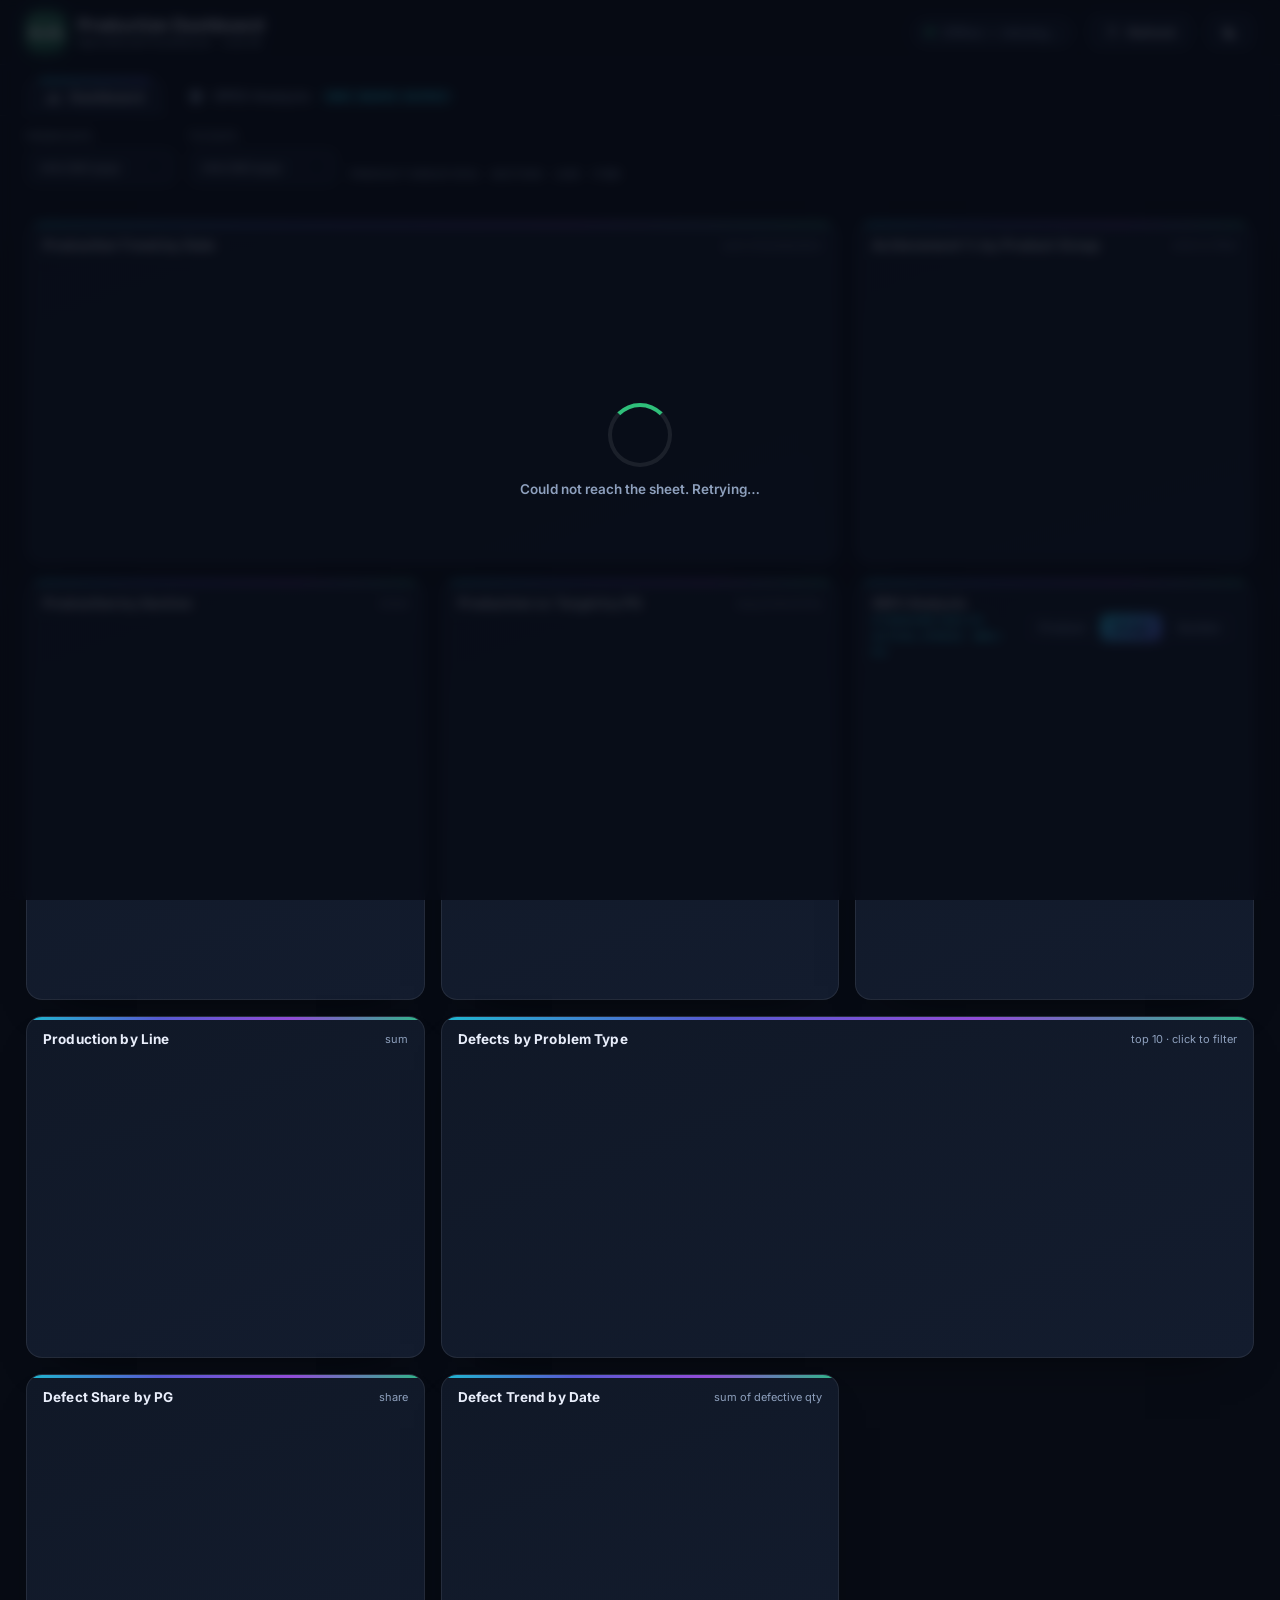
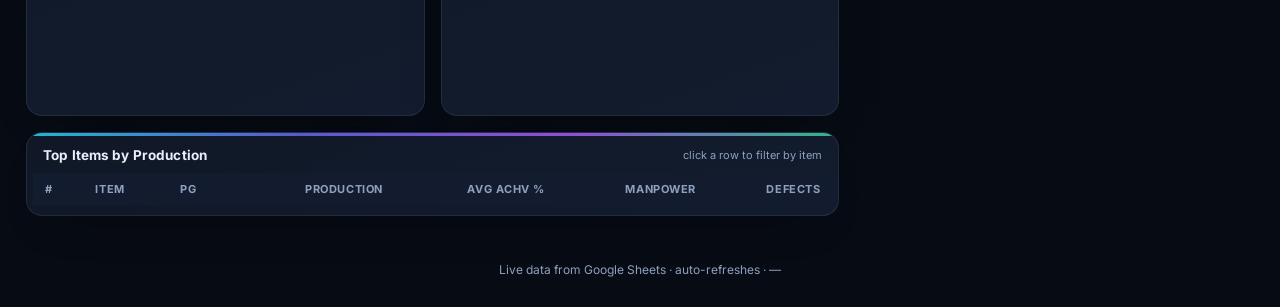
<file: dashboard/index.html>
<!DOCTYPE html>
<html lang="en" data-theme="dark">
<head>
  <meta charset="UTF-8" />
  <meta name="viewport" content="width=device-width, initial-scale=1.0" />
  <title>ALEL Production Dashboard — Live BI</title>
  <meta name="description" content="Live Power BI–style production dashboard: OEE, production, productivity and defects — auto-refreshing from the master sheet." />
  <meta name="theme-color" content="#070b14" />
  <link rel="manifest" href="manifest.webmanifest" />
  <link rel="icon" type="image/png" sizes="48x48" href="icons/favicon-48.png" />
  <link rel="apple-touch-icon" href="icons/apple-touch-icon.png" />
  <meta name="mobile-web-app-capable" content="yes" />
  <meta name="apple-mobile-web-app-capable" content="yes" />
  <meta name="apple-mobile-web-app-status-bar-style" content="black-translucent" />
  <meta name="apple-mobile-web-app-title" content="ALEL Dashboard" />
  <meta name="application-name" content="ALEL Dashboard" />
  <link rel="preconnect" href="https://fonts.googleapis.com" />
  <link rel="preconnect" href="https://fonts.gstatic.com" crossorigin />
  <link href="https://fonts.googleapis.com/css2?family=Inter:wght@400;500;600;700;800&display=swap" rel="stylesheet" />
  <link rel="stylesheet" href="styles.css" />
</head>
<body>
  <!-- ===== Top bar ===== -->
  <header class="topbar">
    <div class="brand">
      <div class="logo">ALEL</div>
      <div>
        <h1>Production Dashboard</h1>
        <small>Operational Excellence · Live BI</small>
      </div>
    </div>

    <span class="live-pill" id="livePill"><span class="live-dot"></span><span id="liveText">Connecting…</span></span>

    <button class="tbtn install-btn" id="installBtn" title="Install app">
      <svg viewBox="0 0 24 24" fill="currentColor"><path d="M12 3v10l3.5-3.5 1.4 1.4L12 16l-4.9-5.1 1.4-1.4L12 13V3zM5 19h14v2H5z"/></svg>
      Install App
    </button>

    <button class="tbtn" id="refreshBtn" title="Refresh now">
      <svg viewBox="0 0 24 24" fill="currentColor"><path d="M12 5V2L7 6l5 4V7a5 5 0 1 1-5 5H5a7 7 0 1 0 7-7z"/></svg>
      Refresh
    </button>

    <button class="tbtn" id="themeBtn" title="Toggle theme">
      <svg viewBox="0 0 24 24" fill="currentColor" id="themeIcon"><path d="M21 12.79A9 9 0 1 1 11.21 3 7 7 0 0 0 21 12.79z"/></svg>
    </button>
  </header>

  <!-- ===== Tabs ===== -->
  <nav class="tabs" id="tabs">
    <button class="tab on" data-tab="dash">
      <svg viewBox="0 0 24 24" fill="currentColor"><path d="M3 13h4v8H3zm7-6h4v14h-4zm7 3h4v11h-4z"/></svg>
      Dashboard
    </button>
    <button class="tab" data-tab="opex">
      <svg viewBox="0 0 24 24" fill="currentColor"><path d="M12 2 3 7v6c0 5 3.8 9.3 9 10 5.2-.7 9-5 9-10V7l-9-5zm-1 13-3-3 1.4-1.4L11 12.2l4.6-4.6L17 9l-6 6z"/></svg>
      OPEX Analysis
      <span class="badge">SMV · WASTE · OUTPUT</span>
    </button>
  </nav>

  <!-- ===== Slicers ===== -->
  <section class="slicers">
    <div class="slicer"><label>From date</label><input type="date" id="fFrom" /></div>
    <div class="slicer"><label>To date</label><input type="date" id="fTo" /></div>
    <div class="slicer"><label>Product group (PG)</label><div class="ss" id="fPg"></div></div>
    <div class="slicer"><label>Section</label><div class="ss" id="fSection"></div></div>
    <div class="slicer"><label>Line</label><div class="ss" id="fLine"></div></div>
    <div class="slicer"><label>Item</label><div class="ss" id="fItem"></div></div>
    <div class="chips" id="chips"></div>
  </section>

  <!-- ===== Grid ===== -->
  <main class="grid" id="viewDash">
    <div class="kpis" id="kpis"></div>

    <div class="cards">
      <div class="panel span-2">
        <div class="panel-head"><h3>Production Trend by Date</h3><span class="hint">sum of production</span></div>
        <div class="chart-wrap"><canvas id="cProdDate"></canvas></div>
      </div>

      <div class="panel">
        <div class="panel-head"><h3>Achievement % by Product Group</h3><span class="hint">click to filter</span></div>
        <div class="chart-wrap"><canvas id="cAchPg"></canvas></div>
      </div>

      <div class="panel">
        <div class="panel-head"><h3>Production by Section</h3><span class="hint">share</span></div>
        <div class="chart-wrap"><canvas id="cSection"></canvas></div>
      </div>

      <div class="panel">
        <div class="panel-head"><h3>Production vs Target by PG</h3><span class="hint">avg productivity</span></div>
        <div class="chart-wrap"><canvas id="cProdVsTarget"></canvas></div>
      </div>

      <div class="panel">
        <div class="panel-head">
          <h3>SMV Analysis <span class="unit">Standard (OB) vs Actual (Prod) · min / pc</span></h3>
          <div class="seg" id="smvSeg">
            <button data-dim="item">Product</button>
            <button data-dim="pg" class="on">Group</button>
            <button data-dim="section">Section</button>
          </div>
        </div>
        <div class="smv-run" id="smvRun"></div>
        <div class="chart-wrap"><canvas id="cSmv"></canvas></div>
        <div class="smv-foot" id="smvFoot"></div>
      </div>

      <div class="panel">
        <div class="panel-head"><h3>Production by Line</h3><span class="hint">sum</span></div>
        <div class="chart-wrap"><canvas id="cLine"></canvas></div>
      </div>

      <div class="panel span-2">
        <div class="panel-head"><h3>Defects by Problem Type</h3><span class="hint">top 10 · click to filter</span></div>
        <div class="chart-wrap"><canvas id="cDefectType"></canvas></div>
      </div>

      <div class="panel">
        <div class="panel-head"><h3>Defect Share by PG</h3><span class="hint">share</span></div>
        <div class="chart-wrap"><canvas id="cDefectPg"></canvas></div>
      </div>

      <div class="panel">
        <div class="panel-head"><h3>Defect Trend by Date</h3><span class="hint">sum of defective qty</span></div>
        <div class="chart-wrap"><canvas id="cDefectDate"></canvas></div>
      </div>

      <div class="panel span-2">
        <div class="panel-head"><h3>Top Items by Production</h3><span class="hint">click a row to filter by item</span></div>
        <div class="table-wrap">
          <table>
            <thead><tr><th>#</th><th>Item</th><th>PG</th><th class="num">Production</th><th class="num">Avg Achv %</th><th class="num">Manpower</th><th class="num">Defects</th></tr></thead>
            <tbody id="tblItems"></tbody>
          </table>
        </div>
      </div>
    </div>
  </main>

  <!-- ===== OPEX Analysis view ===== -->
  <main class="grid" id="viewOpex" hidden>
    <div class="opex-goals" id="opexGoals"></div>
    <div class="opex-focus" id="opexFocus"></div>

    <div class="cards">
      <div class="panel span-2">
        <div class="panel-head"><h3>SMV Gap by Line <span class="unit">min / pc over standard</span></h3><span class="hint">biggest opportunity first · click to filter</span></div>
        <div class="chart-wrap tall"><canvas id="oC_smvGapLine"></canvas></div>
      </div>

      <div class="panel">
        <div class="panel-head"><h3>Line Efficiency</h3><span class="hint">standard ÷ actual pace</span></div>
        <div class="chart-wrap"><canvas id="oC_effLine"></canvas></div>
      </div>

      <div class="panel">
        <div class="panel-head"><h3>Lost Capacity by Line <span class="unit">pcs</span></h3><span class="hint">achievable at standard − actual</span></div>
        <div class="chart-wrap"><canvas id="oC_lostLine"></canvas></div>
      </div>

      <div class="panel">
        <div class="panel-head"><h3>Defect PPM by Line <span class="unit">per million</span></h3><span class="hint">wastage intensity</span></div>
        <div class="chart-wrap"><canvas id="oC_ppmLine"></canvas></div>
      </div>

      <div class="panel span-2">
        <div class="panel-head"><h3>Wastage Pareto <span class="unit">qty + cumulative %</span></h3><span class="hint">top 10 · click to filter</span></div>
        <div class="chart-wrap tall"><canvas id="oC_pareto"></canvas></div>
      </div>

      <div class="panel span-2">
        <div class="panel-head"><h3>Production vs Achievable at Standard SMV</h3><span class="hint">the gap = lost output · click a day</span></div>
        <div class="chart-wrap"><canvas id="oC_prodGap"></canvas></div>
      </div>

      <div class="panel">
        <div class="panel-head"><h3>Manpower Productivity by Line <span class="unit">pcs / op-hr</span></h3><span class="hint">higher is better</span></div>
        <div class="chart-wrap"><canvas id="oC_mpProd"></canvas></div>
      </div>

      <div class="panel span-2">
        <div class="panel-head"><h3>OPEX Opportunity Ranking</h3><span class="hint">ranked by recoverable operator-minutes · click a row to filter</span></div>
        <div class="table-wrap">
          <table>
            <thead><tr><th>#</th><th>Line</th><th class="num">Std SMV</th><th class="num">Act SMV</th><th class="num">Gap</th><th class="num">Eff %</th><th class="num">Lost pcs</th><th class="num">Defect PPM</th><th class="num">Impact</th></tr></thead>
            <tbody id="tblOpex"></tbody>
          </table>
        </div>
      </div>
    </div>
  </main>

  <div class="footer">
    Live data from Google Sheets · auto-refreshes · <span id="lastUpdated">—</span>
  </div>

  <!-- ===== Loader / toast ===== -->
  <div class="overlay" id="overlay"><div class="loader"><div class="ring"></div><p id="loadMsg">Loading live data…</p></div></div>
  <div class="toast" id="toast"></div>

  <script src="vendor/chart.umd.min.js"></script>
  <script src="app.js" defer></script>
</body>
</html>
</file>
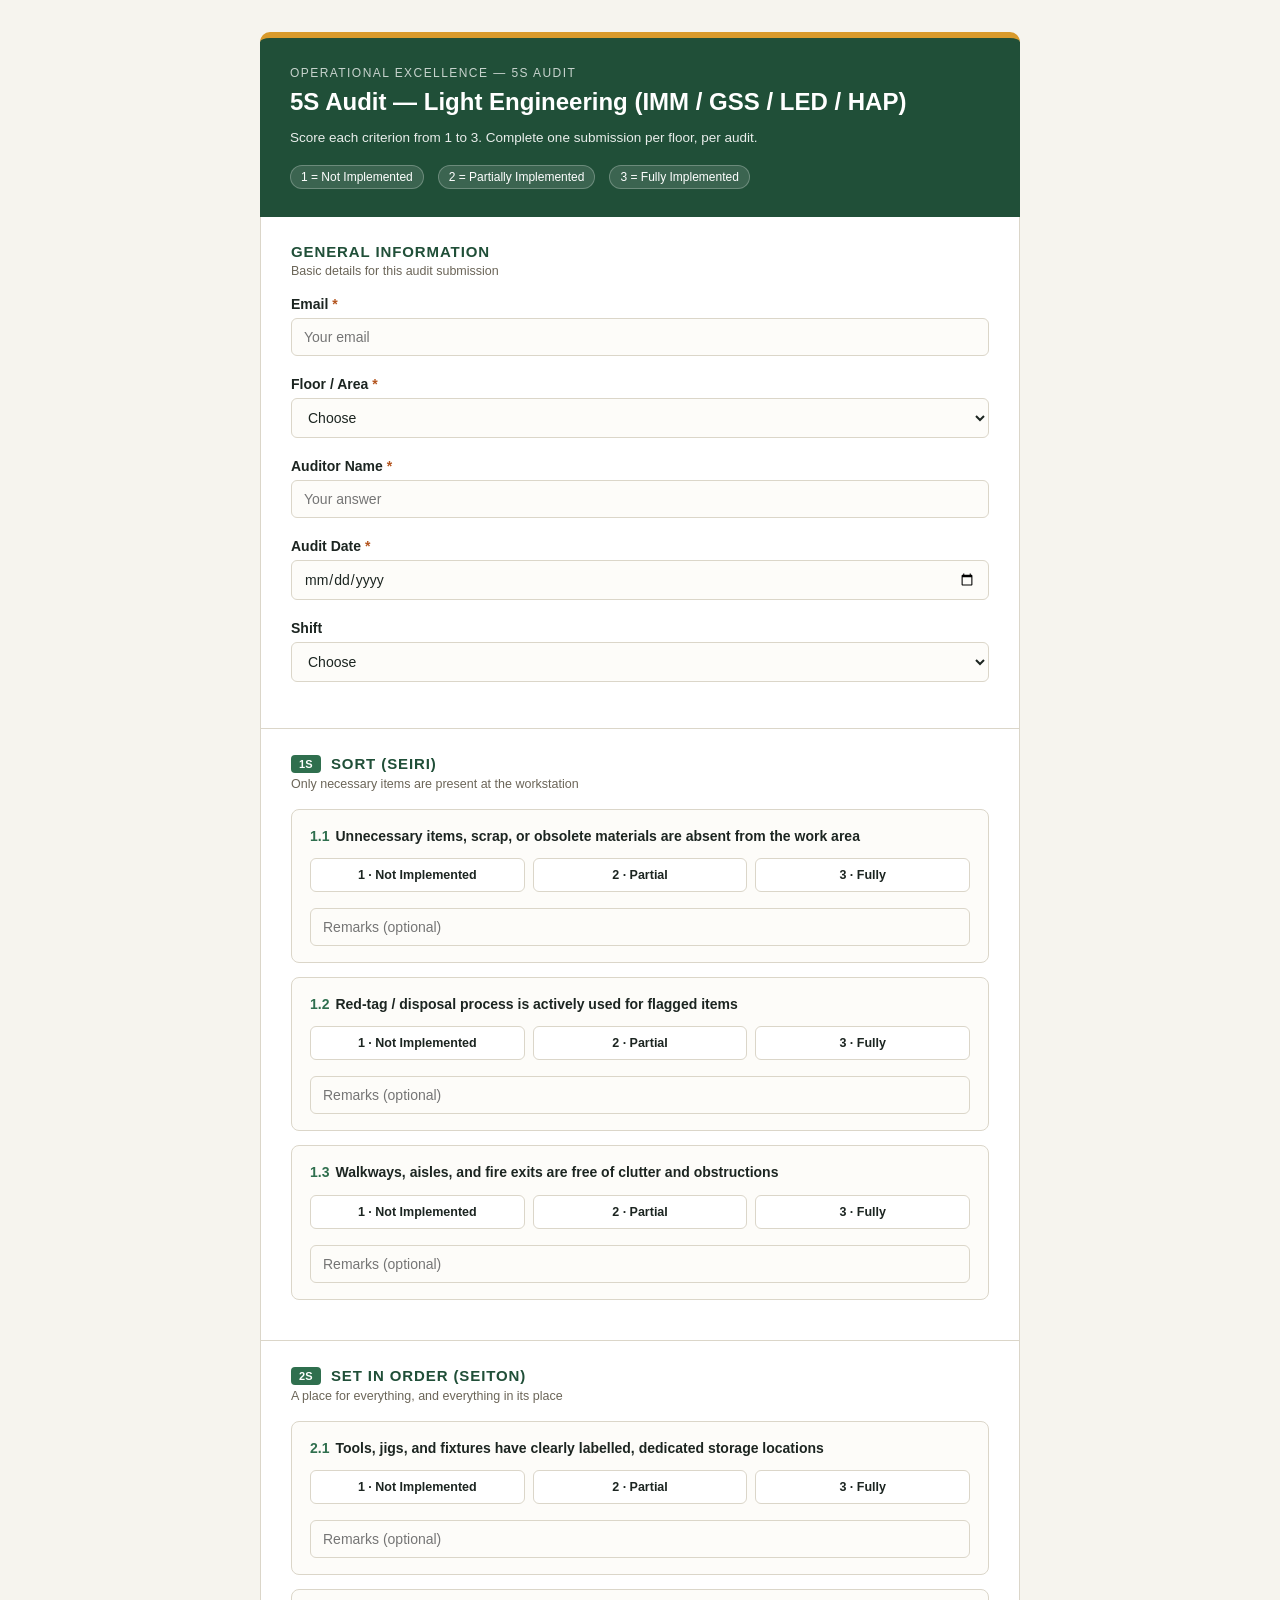
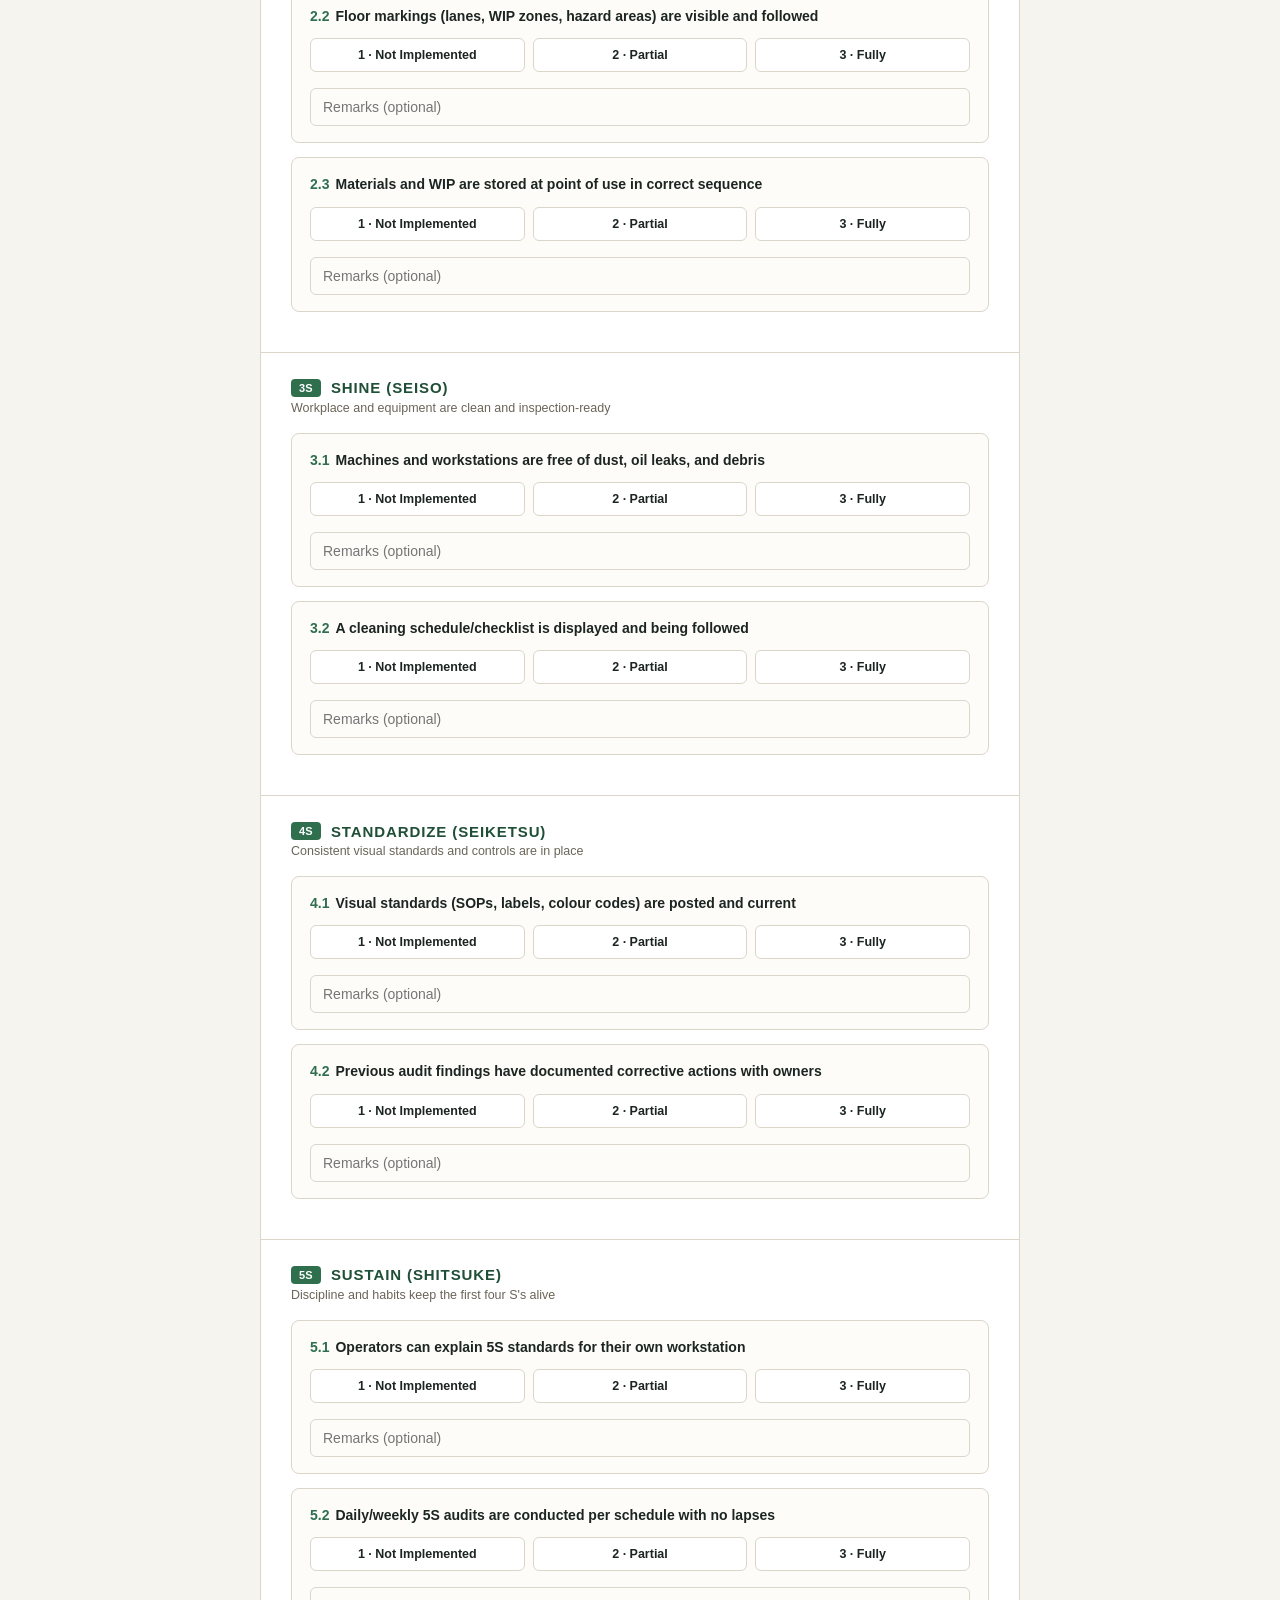
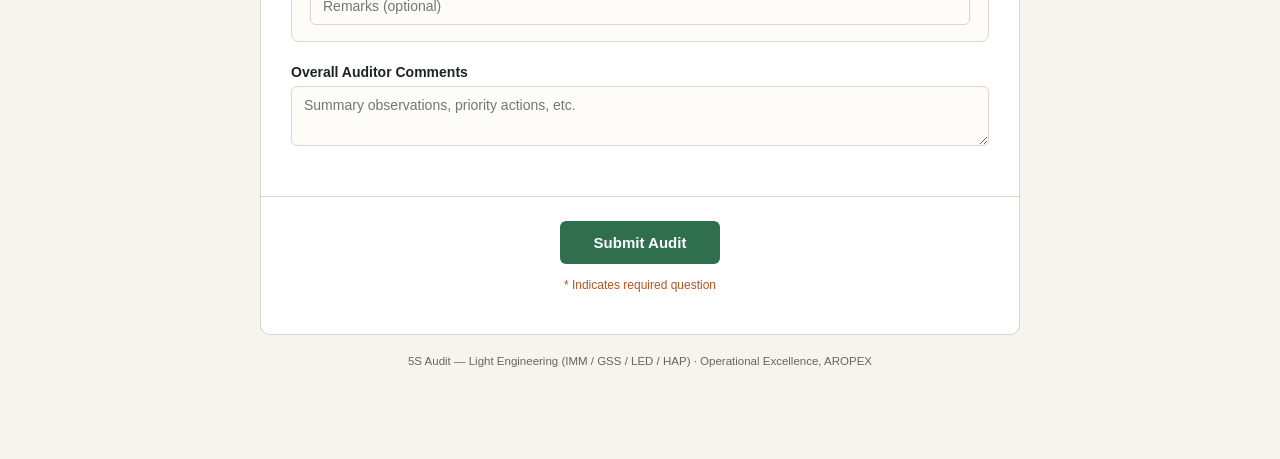
<file: 5s-audit-form.html>
<!DOCTYPE html>
<html lang="en">
<head>
<meta charset="UTF-8">
<meta name="viewport" content="width=device-width, initial-scale=1.0">
<title>5S Audit — Light Engineering (IMM / GSS / LED / HAP)</title>
<style>
  :root{
    --ink:#1c2521;
    --paper:#f6f4ee;
    --card:#ffffff;
    --line:#dbd6c9;
    --accent:#2f6f4e;
    --accent-dark:#204f38;
    --warn:#b3541e;
    --muted:#6b6558;
    --s1:#c85c3c;
    --s2:#d99a2b;
    --s3:#2f6f4e;
  }
  *{box-sizing:border-box;}
  body{
    margin:0;
    font-family:'Segoe UI',Helvetica,Arial,sans-serif;
    background:var(--paper);
    color:var(--ink);
    padding:32px 16px 80px;
  }
  .wrap{max-width:760px;margin:0 auto;}
  .header{
    background:var(--accent-dark);
    color:#fff;
    border-radius:10px 10px 0 0;
    padding:28px 30px;
    border-top:6px solid var(--s2);
  }
  .header .eyebrow{
    text-transform:uppercase;
    letter-spacing:.12em;
    font-size:12px;
    opacity:.75;
    margin-bottom:6px;
  }
  .header h1{margin:0 0 10px;font-size:24px;line-height:1.3;}
  .header p{margin:0;font-size:13.5px;line-height:1.6;opacity:.9;}
  .legend{
    display:flex;gap:14px;margin-top:16px;flex-wrap:wrap;
  }
  .legend span{
    font-size:12px;background:rgba(255,255,255,.12);
    border:1px solid rgba(255,255,255,.25);
    padding:4px 10px;border-radius:20px;
  }
  .card{
    background:var(--card);
    border:1px solid var(--line);
    border-top:none;
    padding:26px 30px;
  }
  .card:last-of-type{border-radius:0 0 10px 10px;}
  .section-title{
    font-size:15px;
    font-weight:700;
    color:var(--accent-dark);
    text-transform:uppercase;
    letter-spacing:.06em;
    margin:0 0 4px;
    display:flex;
    align-items:center;
    gap:10px;
  }
  .section-title .tag{
    background:var(--accent);
    color:#fff;
    font-size:11px;
    letter-spacing:.02em;
    padding:3px 8px;
    border-radius:4px;
    text-transform:none;
    font-weight:600;
  }
  .section-sub{
    font-size:12.5px;
    color:var(--muted);
    margin:0 0 18px;
  }
  .field{margin-bottom:20px;}
  label{
    display:block;
    font-size:14px;
    font-weight:600;
    margin-bottom:6px;
  }
  label .req{color:var(--warn);}
  input[type=text],
  input[type=email],
  input[type=date],
  select,
  textarea{
    width:100%;
    padding:10px 12px;
    border:1px solid var(--line);
    border-radius:6px;
    font-size:14px;
    font-family:inherit;
    background:#fdfcf9;
    color:var(--ink);
  }
  input:focus,select:focus,textarea:focus{
    outline:2px solid var(--accent);
    outline-offset:1px;
    border-color:var(--accent);
  }
  textarea{resize:vertical;min-height:60px;}
  .radio-row{display:flex;gap:10px;flex-wrap:wrap;}
  .radio-pill{
    position:relative;
  }
  .radio-pill input{position:absolute;opacity:0;inset:0;cursor:pointer;}
  .radio-pill label{
    display:inline-block;
    margin:0;
    padding:8px 16px;
    border:1px solid var(--line);
    border-radius:20px;
    font-size:13.5px;
    font-weight:500;
    background:#fdfcf9;
    cursor:pointer;
    transition:.15s;
  }
  .radio-pill input:checked + label{
    background:var(--accent);
    border-color:var(--accent);
    color:#fff;
  }
  .radio-pill input:focus-visible + label{outline:2px solid var(--accent-dark);outline-offset:2px;}
  .criterion{
    border:1px solid var(--line);
    border-radius:8px;
    padding:16px 18px;
    margin-bottom:14px;
    background:#fdfcf9;
  }
  .criterion p.q{
    margin:0 0 12px;
    font-size:14px;
    font-weight:600;
    line-height:1.45;
  }
  .criterion p.q .num{color:var(--accent);margin-right:6px;}
  .score-row{display:flex;gap:8px;flex-wrap:wrap;margin-bottom:10px;}
  .score-pill{position:relative;flex:1;min-width:130px;}
  .score-pill input{position:absolute;opacity:0;inset:0;cursor:pointer;}
  .score-pill label{
    display:block;
    text-align:center;
    padding:9px 6px;
    border:1px solid var(--line);
    border-radius:6px;
    font-size:12.5px;
    font-weight:600;
    cursor:pointer;
    background:#fff;
    color:var(--ink);
  }
  .score-pill.s1 input:checked + label{background:var(--s1);border-color:var(--s1);color:#fff;}
  .score-pill.s2 input:checked + label{background:var(--s2);border-color:var(--s2);color:#fff;}
  .score-pill.s3 input:checked + label{background:var(--s3);border-color:var(--s3);color:#fff;}
  .note-input{
    width:100%;
    padding:8px 10px;
    border:1px dashed var(--line);
    border-radius:6px;
    font-size:13px;
    font-family:inherit;
    background:#fff;
  }
  .divider{
    border:none;border-top:1px solid var(--line);margin:26px 0;
  }
  .footer-actions{
    background:var(--card);
    border:1px solid var(--line);
    border-top:none;
    border-radius:0 0 10px 10px;
    padding:24px 30px 30px;
    text-align:center;
  }
  .submit-btn{
    background:var(--accent);
    color:#fff;
    border:none;
    padding:13px 34px;
    font-size:15px;
    font-weight:700;
    border-radius:6px;
    cursor:pointer;
    transition:.15s;
  }
  .submit-btn:hover{background:var(--accent-dark);}
  .footer-note{font-size:12px;color:var(--muted);margin-top:12px;}
  .required-note{font-size:12px;color:var(--warn);margin-top:14px;}
  .signature{
    text-align:center;font-size:11.5px;color:var(--muted);margin-top:20px;
  }
  .history-box{
    display:none;
    margin-top:16px;
    background:rgba(255,255,255,.1);
    border:1px solid rgba(255,255,255,.25);
    border-radius:8px;
    padding:12px 16px;
  }
  .history-box.visible{display:block;}
  .history-row{
    display:flex;justify-content:space-between;align-items:center;
    font-size:13px;padding:4px 0;
  }
  .history-row + .history-row{border-top:1px solid rgba(255,255,255,.15);}
  .history-row .l{opacity:.85;}
  .history-row .v{font-weight:700;}
  .history-note{font-size:11.5px;opacity:.75;margin-top:6px;}
</style>
</head>
<body>
<div class="wrap">
  <div class="header">
    <div class="eyebrow">Operational Excellence — 5S Audit</div>
    <h1>5S Audit — Light Engineering (IMM / GSS / LED / HAP)</h1>
    <p>Score each criterion from 1 to 3. Complete one submission per floor, per audit.</p>
    <div class="legend">
      <span>1 = Not Implemented</span>
      <span>2 = Partially Implemented</span>
      <span>3 = Fully Implemented</span>
    </div>
    <div class="history-box" id="historyBox">
      <div class="history-row"><span class="l">Previous audit (this floor)</span><span class="v" id="histPrevious">—</span></div>
      <div class="history-row"><span class="l">This month's average (this floor)</span><span class="v" id="histAverage">—</span></div>
      <div class="history-note" id="histNote"></div>
    </div>
  </div>
  <form id="auditForm">
    <div class="card">
      <p class="section-title">General Information</p>
      <p class="section-sub">Basic details for this audit submission</p>
      <div class="field">
        <label for="email">Email <span class="req">*</span></label>
        <input type="email" id="email" name="email" placeholder="Your email" required>
      </div>
      <div class="field">
        <label for="floor">Floor / Area <span class="req">*</span></label>
        <select id="floor" name="floor" required>
          <option value="" disabled selected>Choose</option>
          <option value="IMM">IMM</option>
          <option value="GSS">GSS</option>
          <option value="LED">LED</option>
          <option value="HAP">HAP</option>
        </select>
      </div>
      <div class="field">
        <label for="auditor">Auditor Name <span class="req">*</span></label>
        <input type="text" id="auditor" name="auditor" placeholder="Your answer" required>
      </div>
      <div class="field">
        <label for="date">Audit Date <span class="req">*</span></label>
        <input type="date" id="date" name="date" required>
      </div>
      <div class="field">
        <label for="shift">Shift</label>
        <select id="shift" name="shift">
          <option value="" disabled selected>Choose</option>
          <option value="Day">Day</option>
          <option value="Night">Night</option>
          <option value="General">General</option>
        </select>
      </div>
    </div>
    <!-- SORT (Seiri) -->
    <div class="card">
      <p class="section-title"><span class="tag">1S</span>Sort (Seiri)</p>
      <p class="section-sub">Only necessary items are present at the workstation</p>
      <div class="criterion">
        <p class="q"><span class="num">1.1</span>Unnecessary items, scrap, or obsolete materials are absent from the work area</p>
        <div class="score-row">
          <div class="score-pill s1"><input type="radio" name="s_1_1" value="1" id="s_1_1_1"><label for="s_1_1_1">1 · Not Implemented</label></div>
          <div class="score-pill s2"><input type="radio" name="s_1_1" value="2" id="s_1_1_2"><label for="s_1_1_2">2 · Partial</label></div>
          <div class="score-pill s3"><input type="radio" name="s_1_1" value="3" id="s_1_1_3"><label for="s_1_1_3">3 · Fully</label></div>
        </div>
        <input class="note-input" type="text" name="s_1_1_note" placeholder="Remarks (optional)">
      </div>
      <div class="criterion">
        <p class="q"><span class="num">1.2</span>Red-tag / disposal process is actively used for flagged items</p>
        <div class="score-row">
          <div class="score-pill s1"><input type="radio" name="s_1_2" value="1" id="s_1_2_1"><label for="s_1_2_1">1 · Not Implemented</label></div>
          <div class="score-pill s2"><input type="radio" name="s_1_2" value="2" id="s_1_2_2"><label for="s_1_2_2">2 · Partial</label></div>
          <div class="score-pill s3"><input type="radio" name="s_1_2" value="3" id="s_1_2_3"><label for="s_1_2_3">3 · Fully</label></div>
        </div>
        <input class="note-input" type="text" name="s_1_2_note" placeholder="Remarks (optional)">
      </div>
      <div class="criterion">
        <p class="q"><span class="num">1.3</span>Walkways, aisles, and fire exits are free of clutter and obstructions</p>
        <div class="score-row">
          <div class="score-pill s1"><input type="radio" name="s_1_3" value="1" id="s_1_3_1"><label for="s_1_3_1">1 · Not Implemented</label></div>
          <div class="score-pill s2"><input type="radio" name="s_1_3" value="2" id="s_1_3_2"><label for="s_1_3_2">2 · Partial</label></div>
          <div class="score-pill s3"><input type="radio" name="s_1_3" value="3" id="s_1_3_3"><label for="s_1_3_3">3 · Fully</label></div>
        </div>
        <input class="note-input" type="text" name="s_1_3_note" placeholder="Remarks (optional)">
      </div>
    </div>
    <!-- SET IN ORDER -->
    <div class="card">
      <p class="section-title"><span class="tag">2S</span>Set in Order (Seiton)</p>
      <p class="section-sub">A place for everything, and everything in its place</p>
      <div class="criterion">
        <p class="q"><span class="num">2.1</span>Tools, jigs, and fixtures have clearly labelled, dedicated storage locations</p>
        <div class="score-row">
          <div class="score-pill s1"><input type="radio" name="s_2_1" value="1" id="s_2_1_1"><label for="s_2_1_1">1 · Not Implemented</label></div>
          <div class="score-pill s2"><input type="radio" name="s_2_1" value="2" id="s_2_1_2"><label for="s_2_1_2">2 · Partial</label></div>
          <div class="score-pill s3"><input type="radio" name="s_2_1" value="3" id="s_2_1_3"><label for="s_2_1_3">3 · Fully</label></div>
        </div>
        <input class="note-input" type="text" name="s_2_1_note" placeholder="Remarks (optional)">
      </div>
      <div class="criterion">
        <p class="q"><span class="num">2.2</span>Floor markings (lanes, WIP zones, hazard areas) are visible and followed</p>
        <div class="score-row">
          <div class="score-pill s1"><input type="radio" name="s_2_2" value="1" id="s_2_2_1"><label for="s_2_2_1">1 · Not Implemented</label></div>
          <div class="score-pill s2"><input type="radio" name="s_2_2" value="2" id="s_2_2_2"><label for="s_2_2_2">2 · Partial</label></div>
          <div class="score-pill s3"><input type="radio" name="s_2_2" value="3" id="s_2_2_3"><label for="s_2_2_3">3 · Fully</label></div>
        </div>
        <input class="note-input" type="text" name="s_2_2_note" placeholder="Remarks (optional)">
      </div>
      <div class="criterion">
        <p class="q"><span class="num">2.3</span>Materials and WIP are stored at point of use in correct sequence</p>
        <div class="score-row">
          <div class="score-pill s1"><input type="radio" name="s_2_3" value="1" id="s_2_3_1"><label for="s_2_3_1">1 · Not Implemented</label></div>
          <div class="score-pill s2"><input type="radio" name="s_2_3" value="2" id="s_2_3_2"><label for="s_2_3_2">2 · Partial</label></div>
          <div class="score-pill s3"><input type="radio" name="s_2_3" value="3" id="s_2_3_3"><label for="s_2_3_3">3 · Fully</label></div>
        </div>
        <input class="note-input" type="text" name="s_2_3_note" placeholder="Remarks (optional)">
      </div>
    </div>
    <!-- SHINE -->
    <div class="card">
      <p class="section-title"><span class="tag">3S</span>Shine (Seiso)</p>
      <p class="section-sub">Workplace and equipment are clean and inspection-ready</p>
      <div class="criterion">
        <p class="q"><span class="num">3.1</span>Machines and workstations are free of dust, oil leaks, and debris</p>
        <div class="score-row">
          <div class="score-pill s1"><input type="radio" name="s_3_1" value="1" id="s_3_1_1"><label for="s_3_1_1">1 · Not Implemented</label></div>
          <div class="score-pill s2"><input type="radio" name="s_3_1" value="2" id="s_3_1_2"><label for="s_3_1_2">2 · Partial</label></div>
          <div class="score-pill s3"><input type="radio" name="s_3_1" value="3" id="s_3_1_3"><label for="s_3_1_3">3 · Fully</label></div>
        </div>
        <input class="note-input" type="text" name="s_3_1_note" placeholder="Remarks (optional)">
      </div>
      <div class="criterion">
        <p class="q"><span class="num">3.2</span>A cleaning schedule/checklist is displayed and being followed</p>
        <div class="score-row">
          <div class="score-pill s1"><input type="radio" name="s_3_2" value="1" id="s_3_2_1"><label for="s_3_2_1">1 · Not Implemented</label></div>
          <div class="score-pill s2"><input type="radio" name="s_3_2" value="2" id="s_3_2_2"><label for="s_3_2_2">2 · Partial</label></div>
          <div class="score-pill s3"><input type="radio" name="s_3_2" value="3" id="s_3_2_3"><label for="s_3_2_3">3 · Fully</label></div>
        </div>
        <input class="note-input" type="text" name="s_3_2_note" placeholder="Remarks (optional)">
      </div>
    </div>
    <!-- STANDARDIZE -->
    <div class="card">
      <p class="section-title"><span class="tag">4S</span>Standardize (Seiketsu)</p>
      <p class="section-sub">Consistent visual standards and controls are in place</p>
      <div class="criterion">
        <p class="q"><span class="num">4.1</span>Visual standards (SOPs, labels, colour codes) are posted and current</p>
        <div class="score-row">
          <div class="score-pill s1"><input type="radio" name="s_4_1" value="1" id="s_4_1_1"><label for="s_4_1_1">1 · Not Implemented</label></div>
          <div class="score-pill s2"><input type="radio" name="s_4_1" value="2" id="s_4_1_2"><label for="s_4_1_2">2 · Partial</label></div>
          <div class="score-pill s3"><input type="radio" name="s_4_1" value="3" id="s_4_1_3"><label for="s_4_1_3">3 · Fully</label></div>
        </div>
        <input class="note-input" type="text" name="s_4_1_note" placeholder="Remarks (optional)">
      </div>
      <div class="criterion">
        <p class="q"><span class="num">4.2</span>Previous audit findings have documented corrective actions with owners</p>
        <div class="score-row">
          <div class="score-pill s1"><input type="radio" name="s_4_2" value="1" id="s_4_2_1"><label for="s_4_2_1">1 · Not Implemented</label></div>
          <div class="score-pill s2"><input type="radio" name="s_4_2" value="2" id="s_4_2_2"><label for="s_4_2_2">2 · Partial</label></div>
          <div class="score-pill s3"><input type="radio" name="s_4_2" value="3" id="s_4_2_3"><label for="s_4_2_3">3 · Fully</label></div>
        </div>
        <input class="note-input" type="text" name="s_4_2_note" placeholder="Remarks (optional)">
      </div>
    </div>
    <!-- SUSTAIN -->
    <div class="card">
      <p class="section-title"><span class="tag">5S</span>Sustain (Shitsuke)</p>
      <p class="section-sub">Discipline and habits keep the first four S's alive</p>
      <div class="criterion">
        <p class="q"><span class="num">5.1</span>Operators can explain 5S standards for their own workstation</p>
        <div class="score-row">
          <div class="score-pill s1"><input type="radio" name="s_5_1" value="1" id="s_5_1_1"><label for="s_5_1_1">1 · Not Implemented</label></div>
          <div class="score-pill s2"><input type="radio" name="s_5_1" value="2" id="s_5_1_2"><label for="s_5_1_2">2 · Partial</label></div>
          <div class="score-pill s3"><input type="radio" name="s_5_1" value="3" id="s_5_1_3"><label for="s_5_1_3">3 · Fully</label></div>
        </div>
        <input class="note-input" type="text" name="s_5_1_note" placeholder="Remarks (optional)">
      </div>
      <div class="criterion">
        <p class="q"><span class="num">5.2</span>Daily/weekly 5S audits are conducted per schedule with no lapses</p>
        <div class="score-row">
          <div class="score-pill s1"><input type="radio" name="s_5_2" value="1" id="s_5_2_1"><label for="s_5_2_1">1 · Not Implemented</label></div>
          <div class="score-pill s2"><input type="radio" name="s_5_2" value="2" id="s_5_2_2"><label for="s_5_2_2">2 · Partial</label></div>
          <div class="score-pill s3"><input type="radio" name="s_5_2" value="3" id="s_5_2_3"><label for="s_5_2_3">3 · Fully</label></div>
        </div>
        <input class="note-input" type="text" name="s_5_2_note" placeholder="Remarks (optional)">
      </div>
      <div class="field" style="margin-top:22px;">
        <label for="overall">Overall Auditor Comments</label>
        <textarea id="overall" name="overall_comments" placeholder="Summary observations, priority actions, etc."></textarea>
      </div>
    </div>
    <div class="footer-actions">
      <button type="submit" class="submit-btn">Submit Audit</button>
      <p class="required-note">* Indicates required question</p>
      <p class="footer-note" id="scoreSummary"></p>
    </div>
  </form>
  <p class="signature">5S Audit — Light Engineering (IMM / GSS / LED / HAP) · Operational Excellence, AROPEX</p>
</div>
<script>
// Paste the Web App URL you get after deploying the Apps Script here:
const SHEET_ENDPOINT = "https://script.google.com/macros/s/AKfycbz_92oalEw3YEloH-9wEQ7irO4lslh9kr25_gylP9JmXr5CMpYAA0bJtozHZUpMf_uF/exec";
// Pre-fill Floor / Area from the ?line= parameter passed by the ALEL All Entry hub
const urlParams = new URLSearchParams(window.location.search);
const preLine = urlParams.get('line');
if(preLine){
  const floorSelect = document.getElementById('floor');
  if(floorSelect){ floorSelect.value = preLine; }
}

// ---- Previous audit score + this month's average, for the chosen floor ----
// Cross-origin fetch() GET requests to an Apps Script /exec URL get
// blocked by browser CORS on Google's internal redirect, even though the
// same URL works fine typed directly into the address bar. JSONP avoids
// this: we load the response through a <script> tag (not subject to
// CORS) and the backend wraps the JSON in a call to a global callback.
let jsonpCounter = 0;
function fetchJsonp(url){
  return new Promise((resolve, reject) => {
    const callbackName = 'alel5sCallback_' + (++jsonpCounter) + '_' + Date.now();
    const script = document.createElement('script');
    let settled = false;
    const cleanup = () => {
      delete window[callbackName];
      if(script.parentNode) script.parentNode.removeChild(script);
      clearTimeout(timer);
    };
    const timer = setTimeout(() => {
      if(settled) return;
      settled = true; cleanup();
      reject(new Error('timeout'));
    }, 15000);
    window[callbackName] = (data) => {
      if(settled) return;
      settled = true; cleanup();
      resolve(data);
    };
    script.onerror = () => {
      if(settled) return;
      settled = true; cleanup();
      reject(new Error('network error'));
    };
    script.src = url + (url.includes('?') ? '&' : '?') + 'callback=' + encodeURIComponent(callbackName);
    document.body.appendChild(script);
  });
}
function loadFloorHistory(floor){
  const box = document.getElementById('historyBox');
  const prevEl = document.getElementById('histPrevious');
  const avgEl = document.getElementById('histAverage');
  const noteEl = document.getElementById('histNote');
  if(!floor){ box.classList.remove('visible'); return; }
  box.classList.add('visible');
  prevEl.textContent = 'Loading...';
  avgEl.textContent = 'Loading...';
  noteEl.textContent = '';
  fetchJsonp(SHEET_ENDPOINT + '?action=5sStats&floor=' + encodeURIComponent(floor))
    .then(data => {
      if(data && data.previousAudit){
        prevEl.textContent = data.previousAudit.scorePercent + '% (on ' + data.previousAudit.date + ')';
      } else {
        prevEl.textContent = 'No previous audit yet';
      }
      if(data && data.monthAverage !== null && data.monthAverage !== undefined){
        avgEl.textContent = data.monthAverage + '% (' + data.monthCount + ' audit' + (data.monthCount === 1 ? '' : 's') + ')';
      } else {
        avgEl.textContent = 'No audits this month yet';
      }
    })
    .catch((err) => {
      console.error('5S history: could not load ->', err);
      prevEl.textContent = '—';
      avgEl.textContent = '—';
      noteEl.textContent = 'Could not load audit history right now.';
    });
}
document.getElementById('floor').addEventListener('change', function(){
  loadFloorHistory(this.value);
});
if(preLine){
  loadFloorHistory(preLine);
}

document.getElementById('auditForm').addEventListener('submit', function(e){
  e.preventDefault();
  const form = this;
  const btn = form.querySelector('.submit-btn');
  const summary = document.getElementById('scoreSummary');
  // Calculate score
  const radios = form.querySelectorAll('input[type=radio]:checked');
  let total = 0, max = 0;
  radios.forEach(r => { total += parseInt(r.value); max += 3; });
  const pct = max ? Math.round((total/max)*100) : 0;
  if (SHEET_ENDPOINT === "YOUR_WEB_APP_URL_HERE") {
    summary.textContent = "Setup needed: paste your Google Apps Script Web App URL into the form's code before submissions can be saved.";
    summary.style.color = "var(--warn)";
    return;
  }
  // Collect all form data
  const formData = new FormData(form);
  const rawData = {};
  formData.forEach((value, key) => { rawData[key] = value; });
  const FIELD_LABELS = {
    email: "Email",
    floor: "Floor / Area",
    auditor: "Auditor Name",
    date: "Audit Date",
    shift: "Shift",
    s_1_1: "1.1 Unnecessary items, scrap, or obsolete materials are absent from the work area",
    s_1_1_note: "1.1 Remarks",
    s_1_2: "1.2 Red-tag / disposal process is actively used for flagged items",
    s_1_2_note: "1.2 Remarks",
    s_1_3: "1.3 Walkways, aisles, and fire exits are free of clutter and obstructions",
    s_1_3_note: "1.3 Remarks",
    s_2_1: "2.1 Tools, jigs, and fixtures have clearly labelled, dedicated storage locations",
    s_2_1_note: "2.1 Remarks",
    s_2_2: "2.2 Floor markings (lanes, WIP zones, hazard areas) are visible and followed",
    s_2_2_note: "2.2 Remarks",
    s_2_3: "2.3 Materials and WIP are stored at point of use in correct sequence",
    s_2_3_note: "2.3 Remarks",
    s_3_1: "3.1 Machines and workstations are free of dust, oil leaks, and debris",
    s_3_1_note: "3.1 Remarks",
    s_3_2: "3.2 A cleaning schedule/checklist is displayed and being followed",
    s_3_2_note: "3.2 Remarks",
    s_4_1: "4.1 Visual standards (SOPs, labels, colour codes) are posted and current",
    s_4_1_note: "4.1 Remarks",
    s_4_2: "4.2 Previous audit findings have documented corrective actions with owners",
    s_4_2_note: "4.2 Remarks",
    s_5_1: "5.1 Operators can explain 5S standards for their own workstation",
    s_5_1_note: "5.1 Remarks",
    s_5_2: "5.2 Daily/weekly 5S audits are conducted per schedule with no lapses",
    s_5_2_note: "5.2 Remarks",
    overall: "Overall Auditor Comments"
  };
  const data = {};
  Object.keys(rawData).forEach(key => {
    const label = FIELD_LABELS[key] || key;
    data[label] = rawData[key];
  });
  data["Total Score"] = total;
  data["Max Score"] = max;
  data["Score %"] = pct;
  data.sheet = "5S Form";
  btn.disabled = true;
  btn.textContent = "Submitting...";
  summary.style.color = "var(--muted)";
  summary.textContent = "";
  fetch(SHEET_ENDPOINT, {
    method: "POST",
    mode: "no-cors",
    credentials: "include",
    headers: { "Content-Type": "text/plain;charset=utf-8" },
    body: JSON.stringify(data)
  })
  .then(() => {
    summary.textContent = `Submitted successfully — Score: ${total}/${max} points (${pct}%).`;
    summary.style.color = "var(--accent-dark)";
    const submittedFloor = data["Floor / Area"];
    form.reset();
    document.querySelectorAll('.score-pill input, .radio-pill input').forEach(i => i.checked = false);
    btn.disabled = false;
    btn.textContent = "Submit Audit";
    // Refresh the history box so it reflects the audit just submitted
    if(submittedFloor) loadFloorHistory(submittedFloor);
  })
  .catch(() => {
    summary.textContent = "Something went wrong submitting the audit. Please try again.";
    summary.style.color = "var(--warn)";
    btn.disabled = false;
    btn.textContent = "Submit Audit";
  });
});
</script>
</body>
</html>
</file>
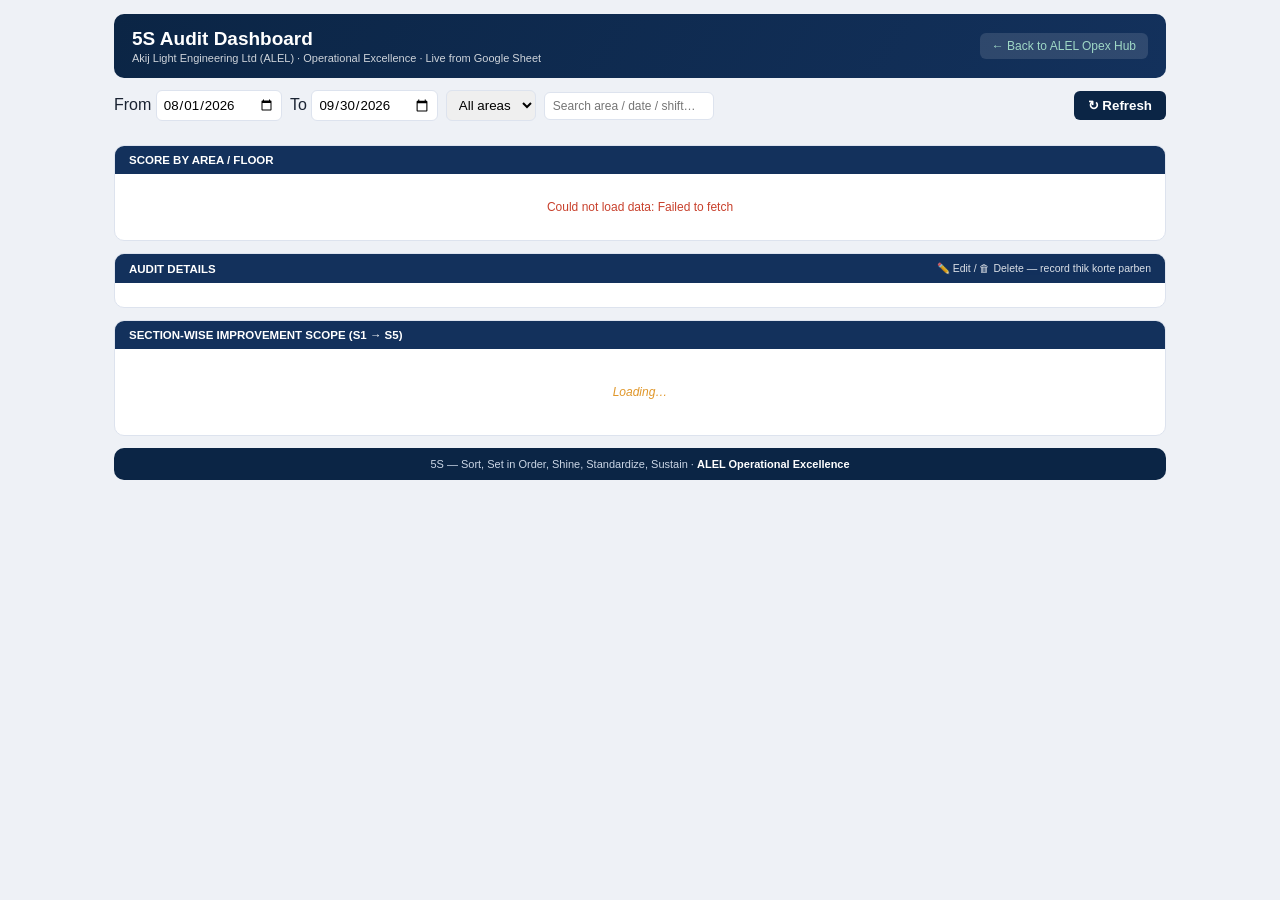
<file: 5s-dashboard.html>
<!DOCTYPE html><html lang="en">
<head>
<meta charset="UTF-8">
<meta name="viewport" content="width=device-width, initial-scale=1">
<title>5S Audit Dashboard — ALEL Operational Excellence</title>
<style>
  :root{--navy:#0b2545;--navy2:#13315c;--teal:#0e9aa7;--green:#1f8a53;--amber:#e0972a;--red:#c8402c;--bg:#eef1f6;--card:#fff;--line:#dde3ee;--text:#1a2332;--sub:#5b6779;}
  *{box-sizing:border-box;}body{margin:0;font-family:'Segoe UI',Arial,sans-serif;background:var(--bg);color:var(--text);}
  .wrap{max-width:1080px;margin:0 auto;padding:14px;}
  .bar{background:linear-gradient(120deg,var(--navy),var(--navy2));color:#fff;border-radius:10px;padding:14px 18px;display:flex;justify-content:space-between;align-items:center;gap:10px;flex-wrap:wrap;margin-bottom:12px;}
  .bar h1{margin:0;font-size:19px;}
  .bar .sub{font-size:11px;opacity:.8;margin-top:2px;}
  .bar a{color:#9fd8c6;font-size:12px;text-decoration:none;background:rgba(255,255,255,.12);padding:6px 12px;border-radius:6px;}
  .bar a:hover{background:rgba(255,255,255,.22);}
  .slicer{display:flex;gap:8px;align-items:center;flex-wrap:wrap;margin-bottom:12px;}
  .slicer input[type="date"]{border:1px solid var(--line);border-radius:6px;padding:6px;font-family:inherit;}
  .slicer input[type="text"]{border:1px solid var(--line);border-radius:6px;padding:6px 8px;font-family:inherit;font-size:12px;width:170px;}
  .slicer select{border:1px solid var(--line);border-radius:6px;padding:6px 8px;font-family:inherit;}
  .slicer .refresh{margin-left:auto;background:var(--navy);color:#fff;border:0;border-radius:6px;padding:7px 14px;cursor:pointer;font-family:inherit;font-weight:600;}
  .statusline{font-size:12px;color:var(--sub);margin-bottom:8px;}
  .statusline b{color:var(--green);}
  .score-grid{display:grid;grid-template-columns:repeat(auto-fit,minmax(130px,1fr));gap:10px;margin-bottom:12px;}
  .score{background:var(--card);border:1px solid var(--line);border-radius:10px;padding:12px;text-align:center;}
  .score .lab{font-size:9px;color:var(--sub);text-transform:uppercase;font-weight:700;letter-spacing:.05em;}
  .score .val{font-size:26px;font-weight:800;color:var(--navy);margin-top:3px;}
  .score .val.ok{color:var(--green);}.score .val.warn{color:var(--amber);}.score .val.bad{color:var(--red);}
  .panel{background:var(--card);border:1px solid var(--line);border-radius:10px;margin-bottom:12px;overflow:hidden;}
  .phead{background:var(--navy2);color:#fff;font-size:11.5px;font-weight:700;padding:8px 14px;display:flex;justify-content:space-between;align-items:center;gap:10px;flex-wrap:wrap;}
  .phead .hint{font-weight:400;font-size:10.5px;opacity:.85;}
  .pbody{padding:12px 14px;}
  table{width:100%;border-collapse:collapse;font-size:12px;}
  th{text-align:left;color:var(--sub);font-weight:600;font-size:10px;text-transform:uppercase;padding:5px 6px;border-bottom:1px solid var(--line);}
  td{padding:6px;border-bottom:1px solid var(--line);}
  .bar-row{display:flex;align-items:center;gap:8px;margin:6px 0;font-size:11.5px;}
  .bar-row .lab{width:120px;color:var(--sub);flex:none;overflow:hidden;text-overflow:ellipsis;white-space:nowrap;}
  .bar-track{flex:1;background:var(--bg);border-radius:4px;height:11px;overflow:hidden;}
  .bar-fill{height:100%;border-radius:4px;}
  .bar-row .val{width:46px;text-align:right;font-weight:700;flex:none;}
  .nf{color:var(--amber);font-style:italic;font-size:12px;text-align:center;padding:24px 0;}
  .error{color:var(--red);font-size:12px;text-align:center;padding:14px;}
  .foot{background:var(--navy);color:#cbd6e6;text-align:center;font-size:11px;padding:10px;border-radius:10px;}
  .foot b{color:#fff;}
  .pill{display:inline-block;background:#e3f4ea;color:var(--green);font-size:10px;font-weight:700;padding:2px 8px;border-radius:10px;margin-left:6px;}
  /* --- edit buttons --- */
  .abtn{border:1px solid var(--line);background:#fff;border-radius:6px;padding:3px 8px;font-size:11px;cursor:pointer;font-family:inherit;margin-right:4px;}
  .abtn:hover{border-color:var(--teal);color:var(--teal);}
  .abtn.del:hover{border-color:var(--red);color:var(--red);}
  /* --- modal --- */
  .ov{position:fixed;inset:0;background:rgba(9,18,34,.62);display:none;align-items:flex-start;justify-content:center;padding:18px;z-index:50;overflow:auto;}
  .ov.on{display:flex;}
  .modal{background:#fff;border-radius:12px;width:100%;max-width:760px;box-shadow:0 24px 60px rgba(0,0,0,.35);}
  .mhead{background:var(--navy);color:#fff;padding:12px 16px;border-radius:12px 12px 0 0;display:flex;justify-content:space-between;align-items:center;gap:10px;}
  .mhead h3{margin:0;font-size:15px;}
  .mhead .x{background:rgba(255,255,255,.14);border:0;color:#fff;border-radius:6px;padding:4px 10px;cursor:pointer;font-size:14px;}
  .mbody{padding:14px 16px;max-height:66vh;overflow:auto;}
  .mgrid{display:grid;grid-template-columns:1fr 1fr;gap:8px 12px;margin-bottom:12px;}
  @media(max-width:640px){.mgrid{grid-template-columns:1fr;}}
  .mfield{display:flex;flex-direction:column;gap:3px;font-size:10.5px;color:var(--sub);font-weight:700;text-transform:uppercase;letter-spacing:.03em;}
  .mfield input,.mfield select{border:1px solid var(--line);border-radius:6px;padding:6px 8px;font-family:inherit;font-size:13px;font-weight:400;text-transform:none;color:var(--text);}
  .crit{border:1px solid var(--line);border-radius:8px;padding:8px 10px;margin-bottom:7px;background:#fbfcfe;}
  .crit .crow{display:flex;gap:10px;align-items:flex-start;justify-content:space-between;}
  .crit .ctext{font-size:11.5px;line-height:1.35;}
  .crit .ctext b{color:var(--navy2);}
  .crit select{flex:none;border:1px solid var(--line);border-radius:6px;padding:5px 7px;font-family:inherit;font-size:12px;background:#fff;}
  .crit input{width:100%;margin-top:5px;border:1px solid var(--line);border-radius:6px;padding:5px 7px;font-family:inherit;font-size:12px;}
  .mfoot{padding:12px 16px;border-top:1px solid var(--line);display:flex;gap:8px;align-items:center;flex-wrap:wrap;}
  .mfoot .sp{margin-left:auto;}
  .btn{border:0;border-radius:7px;padding:9px 15px;font-family:inherit;font-size:12.5px;font-weight:700;cursor:pointer;}
  .btn.save{background:var(--green);color:#fff;}
  .btn.save:disabled{opacity:.55;cursor:wait;}
  .btn.ghost{background:#eef2f7;color:var(--text);}
  .btn.danger{background:var(--red);color:#fff;}
  .byrow{display:flex;gap:8px;align-items:center;flex-wrap:wrap;font-size:11.5px;color:var(--sub);background:#f6f8fb;border:1px solid var(--line);border-radius:8px;padding:8px 10px;margin-bottom:10px;}
  .byrow input{border:1px solid var(--line);border-radius:6px;padding:5px 8px;font-family:inherit;font-size:12px;min-width:190px;}
  .setup{background:#fff8e6;border:1px solid #f0d191;border-radius:8px;padding:8px 10px;font-size:11.5px;color:#7a5a10;margin-bottom:10px;display:none;}
  .setup.on{display:block;}
  .setup input{border:1px solid #e0c274;border-radius:6px;padding:5px 8px;font-family:inherit;font-size:11.5px;width:100%;margin-top:5px;}
  .toast{position:fixed;left:50%;bottom:20px;transform:translateX(-50%);background:var(--navy);color:#fff;padding:10px 18px;border-radius:8px;font-size:12.5px;z-index:90;box-shadow:0 10px 30px rgba(0,0,0,.35);display:none;}
  .toast.on{display:block;}
  .toast.ok{background:var(--green);}.toast.bad{background:var(--red);}
</style>
</head>
<body>
<div class="wrap">
  <div class="bar">
    <div>
      <h1>5S Audit Dashboard</h1>
      <div class="sub">Akij Light Engineering Ltd (ALEL) · Operational Excellence · Live from Google Sheet</div>
    </div>
    <a href="https://akij-light-engineering-ltd.github.io/ALEL-All-Entry/" target="_blank" rel="noopener">&larr; Back to ALEL Opex Hub</a>
  </div>

  <div class="slicer">
    <label>From <input type="date" id="startDate" value="2026-08-01"></label>
    <label>To <input type="date" id="endDate" value="2026-09-30"></label>
    <select id="areaSel"><option value="">All areas</option></select>
    <input type="text" id="searchBox" placeholder="Search area / date / shift…">
    <button class="refresh" id="refreshBtn">&#8635; Refresh</button>
  </div>
  <div class="statusline" id="status">Loading…</div>

  <div class="score-grid" id="scoreGrid"></div>

  <div class="panel"><div class="phead">SCORE BY AREA / FLOOR</div><div class="pbody" id="areaBody"><div class="nf">Loading…</div></div></div>
  <div class="panel">
    <div class="phead"><span>AUDIT DETAILS</span><span class="hint" id="editHint">✏️ Edit / 🗑 Delete — record thik korte parben</span></div>
    <div class="pbody" id="auditsBody"><div class="nf">Loading…</div></div>
  </div>
  <div class="panel"><div class="phead">SECTION-WISE IMPROVEMENT SCOPE (S1 → S5)</div><div class="pbody" id="catBody"><div class="nf">Loading…</div></div></div>

  <div class="foot">5S — Sort, Set in Order, Shine, Standardize, Sustain · <b>ALEL Operational Excellence</b></div>
</div>

<!-- =============== EDIT MODAL =============== -->
<div class="ov" id="ov">
  <div class="modal">
    <div class="mhead">
      <h3 id="mTitle">Edit 5S audit</h3>
      <button class="x" id="mClose">✕</button>
    </div>
    <div class="mbody">
      <div class="setup" id="setupBox">
        <b>⚙️ One-time setup:</b> ei edit feature ta kaj korte Apps Script backend lagbe.
        Deploy kora <code>/exec</code> URL ta niche paste kore <b>Save URL</b> chapun (ekbar, ei browser e save thakbe)।
        <input type="text" id="epInput" placeholder="https://script.google.com/macros/s/AKfy.../exec">
        <button class="btn ghost" id="epSave" style="margin-top:6px">Save URL</button>
        <input type="text" id="keyInput" placeholder="Access code (script e EDIT_KEY dile ekbare dite hoy)">
        <button class="btn ghost" id="keySave" style="margin-top:6px">Save code</button>
        <div style="font-size:10.5px;margin-top:6px">Ei duita ekbar dile oi browser theke edit hobe — onno karo browser e ✏️/🗑 button-i asbe na ✓</div>
      </div>
      <div class="byrow">
        🔒 <b>Edit access:</b> only <b>md.marufhossain@akijlightengineering.com</b>
        <span style="font-size:10.5px">— editing as <b>Md. Maruf Hossain</b> · protita change “5S Edit Log” e joma hobe</span>
      </div>
      <div class="byrow" id="edAccess" style="background:#f6f8fb">🔎 Edit permission check hocche…</div>
      <div class="mgrid" id="mHead"></div>
      <div id="mCrit"></div>
      <label class="mfield" style="margin-top:6px">Overall Auditor Comments</label>
      <textarea data-k="overall_comments" id="mOverall" style="width:100%;border:1px solid var(--line);border-radius:6px;padding:7px 9px;font-family:inherit;font-size:12.5px;min-height:64px"></textarea>
    </div>
    <div class="mfoot">
      <button class="btn save" id="mSave">💾 Save</button>
      <button class="btn ghost" id="mCopy">📋 Copy row (Sheet e paste)</button>
      <span class="sp"></span>
      <button class="btn danger" id="mDelete">🗑 Delete</button>
      <button class="btn ghost" id="mCancel">Cancel</button>
    </div>
  </div>
</div>

<div class="toast" id="toast"></div>

<script>
const SHEET_ID='1iVlAdl9bcmZE1Uk_24z7NUl4FtivFTa2h7wOI1T8T0w';
const GID='1035222766';
const MONTHS=['Jan','Feb','Mar','Apr','May','Jun','Jul','Aug','Sep','Oct','Nov','Dec'];

/* ==== EDIT PERMISSION — ei email chara keu edit/delete korte parbe na ====
   (server side eo check hoy: Apps Script er EDITORS list)                */
const EDITOR_EMAIL='md.marufhossain@akijlightengineering.com';
const EDITOR_NAME='Md. Maruf Hossain';
let ACCESS={checked:false, ok:false, msg:''};

/* ==== SECTION-WISE IMPROVEMENT SCOPE — criteria → action map ==== */
const TARGET=85;
const ACTION={
  '1.1':'Daily red-tag of unnecessary items — scrap / obsolete bin clear',
  '1.2':'Red-tag corner + weekly disposal review with record',
  '1.3':'Mark & keep aisles / fire exits clear (weekly walk-through)',
  '2.1':'Label every tool / jig location + shadow board at machine',
  '2.2':'Refresh floor markings (lanes, WIP, hazard) & enforce',
  '2.3':'Point-of-use storage in correct sequence',
  '3.1':'Daily machine cleaning + oil-leak fix loop',
  '3.2':'Display cleaning schedule / checklist at each station + daily sign-off',
  '4.1':'Refresh SOP / label / colour-code displays & keep current',
  '4.2':'Action log with owner + due date for every finding',
  '5.1':'Operator-level 5S briefing — each operator explains own station',
  '5.2':'Fix weekly audit cadence with a named auditor roster'
};
const SECTIONS={ '1':'1S · Sort', '2':'2S · Set in Order', '3':'3S · Shine', '4':'4S · Standardize', '5':'5S · Sustain' };

/* ==== EDIT BACKEND =====================================================
   Apps Script web-app (/exec) URL. Deploy korar por ei line e paste korun,
   othoba page theke ekbar "Save URL" korle browser e save thakbe.        */
const EDIT_ENDPOINT='';
function ep(){ return (EDIT_ENDPOINT||localStorage.getItem('alel5sEditEndpoint')||'').trim(); }
function edKey(){ try{ return (localStorage.getItem('alel5sEditKey')||'').trim(); }catch(e){ return ''; } }
/* key order = sheet column order (copy/paste er jonno) */

function parseCSV(text){
  const rows=[];let row=[],cur='',q=false;
  for(let i=0;i<text.length;i++){
    const ch=text[i];
    if(q){ if(ch==='"'){ if(text[i+1]==='"'){cur+='"';i++;} else q=false; } else cur+=ch; }
    else if(ch==='"') q=true;
    else if(ch===','){ row.push(cur); cur=''; }
    else if(ch==='\n'){ row.push(cur); rows.push(row); row=[]; cur=''; }
    else if(ch==='\r'){}
    else cur+=ch;
  }
  if(cur!==''||row.length){row.push(cur);rows.push(row);}
  return rows.filter(r=>r.some(c=>c.trim()!==''));
}

let HEAD=[], CRIT=[], ALL=[];
function esc(s){return String(s==null?'':s).replace(/[&<>"']/g,c=>({'&':'&amp;','<':'&lt;','>':'&gt;','"':'&quot;',"'":'&#39;'}[c]));}
function toast(msg,kind){
  const t=document.getElementById('toast');
  t.className='toast on '+(kind||'');t.textContent=msg;
  clearTimeout(t._t);t._t=setTimeout(()=>{t.className='toast';},4200);
}

async function load(){
  const status=document.getElementById('status');
  try{
    status.innerHTML='Loading live data from Google Sheet…';
    const url='https://docs.google.com/spreadsheets/d/'+SHEET_ID+'/export?format=csv&gid='+GID+'&_='+Date.now();
    const res=await fetch(url,{cache:'no-store'});
    if(!res.ok) throw new Error('HTTP '+res.status);
    const txt=await res.text();
    const rows=parseCSV(txt);
    if(rows.length<3) throw new Error('No audit data found yet');
    HEAD=rows[0].map(h=>h.trim());
    CRIT=HEAD.filter(h=>/^\d\.\d\s/.test(h)&&!/Remarks/i.test(h)).map(h=>({key:h,num:h.slice(0,3),text:h.slice(4).trim(),note:h.slice(0,3)+' Remarks'}));
    const audits=[];
    for(let i=1;i<rows.length;i++){
      const r=rows[i];
      const date=r[HEAD.indexOf('Audit Date')];
      if(!date||/manual/i.test(date)||!HEAD.includes('Audit Date')) continue;
      const o={};
      HEAD.forEach((h,idx)=>o[h]=r[idx]!==undefined?r[idx].trim():'');
      if(!o['Score %']) continue;
      o.auditDate=o['Audit Date'];
      o.__row=i+1;                     // 1-based sheet row (header = 1)
      audits.push(o);
    }
    ALL=audits;
    render(audits);
  }catch(e){
    status.innerHTML='';
    document.getElementById('scoreGrid').innerHTML='';
    document.getElementById('areaBody').innerHTML='<div class="error">Could not load data: '+e.message+'</div>';
    document.getElementById('auditsBody').innerHTML='';
  }
}

function n(x){const v=parseFloat(x);return isNaN(v)?0:v;}
function asDate(s){const m=String(s).match(/(\d{4})-(\d{2})-(\d{2})/);return m?new Date(+m[1],+m[2]-1,+m[3]):new Date(s);}
function inR(d,s,e){return d>=s&&d<=e;}
function totalOf(o){let t=0;CRIT.forEach(c=>t+=n(o[c.key]));return t;}
function short(s,nn){ s=String(s==null?'':s); if(s.length<=nn) return s; const cut=s.slice(0,nn); const i=cut.lastIndexOf(' '); return (i>18?cut.slice(0,i):cut)+'…'; }

function render(all){
  const sd=new Date(document.getElementById('startDate').value), ed=new Date(document.getElementById('endDate').value);
  let list=all.filter(a=>{const d=asDate(a.auditDate);return d&&inR(d,sd,ed);});
  const areaSel=document.getElementById('areaSel');
  const areaSelV=areaSel.value;
  if(areaSelV) list=list.filter(a=>a['Floor / Area']===areaSelV);

  const areas={};let totPct=0;
  const recent=[];
  list.forEach(a=>{
    const p=n(a['Score %']);
    totPct+=p;
    const key=a['Floor / Area']||'General';
    if(!areas[key])areas[key]={area:key,sum:0,n:0,last:0,lastDate:''};
    areas[key].sum+=p;areas[key].n++;
    if(asDate(a.auditDate)>=asDate(areas[key].lastDate||'2000-01-01')){
      areas[key].last=p; areas[key].lastDate=a.auditDate;
      areas[key].auditor=a['Auditor Name']||'';
    }
    recent.push({d:asDate(a.auditDate),date:a.auditDate,area:key,auditor:a['Auditor Name']||'',score:p,email:a['Email']||'',shift:a['Shift']||'',rec:a});
  });
  recent.sort((a,b)=>b.d-a.d);
  const count=list.length;
  const overall=count?Math.round(totPct/count*10)/10:0;
  const good=Object.values(areas).filter(a=>a.last>=85).length;

  document.getElementById('status').innerHTML = count? '<b>'+count+'</b> audits · Overall <b>'+overall+'%</b> · Last updated live' : 'No audits in selected range';
  const dd=document.getElementById('areaSel');
  if(dd.options.length<=1){ Object.keys(areas).sort().forEach(k=>{const o=document.createElement('option');o.value=k;o.textContent=k;dd.appendChild(o);}); dd.value=areaSelV||''; }

  function cls(p){return p>=85?'ok':p>=60?'warn':'bad';}
  document.getElementById('scoreGrid').innerHTML=
    '<div class="score"><div class="lab">Overall</div><div class="val '+cls(overall)+'">'+overall+'%</div></div>'+
    '<div class="score"><div class="lab">Audits</div><div class="val">'+count+'</div></div>'+
    '<div class="score"><div class="lab">Areas</div><div class="val">'+Object.keys(areas).length+'</div></div>'+
    '<div class="score"><div class="lab">≥85% Areas</div><div class="val '+cls(good?100:0)+'">'+good+'</div></div>';

  let areaHtml='';Object.keys(areas).sort().forEach(k=>{
    const a=areas[k]; const avg=Math.round(a.sum/a.n*10)/10;
    areaHtml+='<div class="bar-row"><div class="lab">'+esc(a.area)+'</div><div class="bar-track"><div class="bar-fill" style="width:'+Math.min(avg,100)+'%;background:'+(avg>=85?'var(--green)':avg>=60?'var(--teal)':'var(--amber)')+'"></div></div><div class="val">'+avg+'%</div></div>';
  });
  document.getElementById('areaBody').innerHTML=list.length?areaHtml:'<div class="nf">No audits in selected range</div>';

  // ---- AUDIT DETAILS table (Edit/Delete column sudhu permitted user dekhabe) ----
  const canEdit = !!ACCESS.ok;
  document.getElementById('editHint').textContent = canEdit ? '✏️ Edit / 🗑 Delete — record thik korte parben' : '';
  const q=(document.getElementById('searchBox').value||'').trim().toLowerCase();
  let rowsShown=recent;
  if(q) rowsShown=recent.filter(x=>((x.auditor+' '+x.area+' '+x.date+' '+x.shift+' '+x.email).toLowerCase().indexOf(q)>=0));
  let tab='<table><tr><th>Date</th><th>Area</th><th>Score</th><th>Status</th>'+(canEdit?'<th style="width:96px">Action</th>':'')+'</tr>';
  rowsShown.slice(0,60).forEach(a=>{
    tab+='<tr><td>'+esc(a.date.slice(0,10))+'</td><td>'+esc(a.area)+'</td><td><b>'+a.score+'%</b></td>'+
      '<td><span class="pill" style="background:'+(a.score>=85?'#e3f4ea;color:var(--green)':a.score>=60?'#fdeee0;color:var(--amber)':'#fbe4e1;color:var(--red)')+'">'+(a.score>=85?'Good':a.score>=60?'Average':'Needs work')+'</span></td>'+
      (canEdit?('<td><button class="abtn" data-edit="'+a.rec.__row+'">✏️ Edit</button><button class="abtn del" data-del="'+a.rec.__row+'">🗑</button></td>'):'')+'</tr>';
  });
  tab+='</table>';
  if(rowsShown.length>60) tab+='<div style="font-size:10.5px;color:var(--sub);margin-top:6px">Showing latest 60 of '+rowsShown.length+' audits — search box diye specific audit khojun.</div>';
  document.getElementById('auditsBody').innerHTML=tab;

  // ===== SECTION-WISE IMPROVEMENT SCOPE (S1 -> S5) =====
  const sectRows=[];
  Object.keys(SECTIONS).forEach(d=>{
    const cs=CRIT.filter(c=>c.key.charAt(0)===d);
    // audit-wise average (header er sathe consistent): protiti audit er section % er mean
    let sumPct=0, cntA=0;
    list.forEach(a=>{
      let s=0,k=0; cs.forEach(c=>{const v=n(a[c.key]); if(v){s+=v;k++;}});
      if(k){ sumPct += s/(k*3)*100; cntA++; }
    });
    const pct=cntA?Math.round(sumPct/cntA*10)/10:0;
    let worst=null;
    cs.forEach(c=>{
      let s=0,k=0; const ones={};
      list.forEach(a=>{const v=n(a[c.key]); if(v){s+=v;k++; if(v===1){const ar=a['Floor / Area']||'—'; ones[ar]=(ones[ar]||0)+1;}}});
      const p=k?Math.round(s/k/3*1000)/10:0;
      if(!worst||p<worst.pct) worst={key:c.key,pct:p,num:c.num,text:c.text,areas:Object.keys(ones).sort()};
    });
    sectRows.push({ d:d, name:SECTIONS[d], pct:pct, gap:Math.round((TARGET-pct)*10)/10, worst:worst, audits:list.length });
  });
  // plant total = audit gulo r Score % er mean (sheet er sathe hubohu mile)
  const plantTot = list.length ? Math.round(list.reduce((s,a)=>s+n(a['Score %']),0)/list.length*10)/10 : 0;

  let sh='<table><tr><th>Section</th><th class="num">Score</th><th class="num">Gap to '+TARGET+'%</th><th>Weak point (lowest question)</th><th>Weak areas</th><th>Improvement scope</th><th style="width:38px">Pri</th></tr>';
  sectRows.forEach(s=>{
    const pri=s.gap>=25?'P1':s.gap>=20?'P2':'P3';
    const pric=pri==='P1'?'#c8402c':pri==='P2'?'#e0972a':'#1f8a53';
    const sc=s.pct>=TARGET?'#1f8a53':s.pct>=60?'#e0972a':'#c8402c';
    sh+='<tr><td><b>'+esc(s.name)+'</b></td>'+
        '<td class="num"><b style="color:'+sc+'">'+s.pct+'%</b></td>'+
        '<td class="num">−'+s.gap+'</td>'+
        '<td style="font-size:11.5px"><b>'+esc(s.worst.num)+'</b> '+esc(short(s.worst.text,52))+' <span style="color:#5b6779">('+s.worst.pct+'%)</span></td>'+
        '<td style="font-size:11px">'+(s.worst.areas.length?esc(s.worst.areas.join(', ')):'—')+'</td>'+
        '<td style="font-size:11.5px">'+esc(ACTION[s.worst.num]||'')+'</td>'+
        '<td style="text-align:center"><b style="color:'+pric+'">'+pri+'</b></td></tr>';
  });
  const focusOrder=sectRows.slice().sort((a,b)=>b.gap-a.gap).map(s=>s.name.split(' ')[0]).join(' → ');
  sh+='<tr style="background:#f4f7fb"><td><b>PLANT TOTAL</b></td><td class="num"><b style="color:'+(plantTot>=TARGET?'#1f8a53':plantTot>=60?'#e0972a':'#c8402c')+'">'+plantTot+'%</b></td>'+
      '<td class="num">−'+Math.round((TARGET-plantTot)*10)/10+'</td>'+
      '<td colspan="4" style="font-size:11px"><b>Focus order</b> (gap beshi theke kom): '+esc(focusOrder)+'</td></tr>';
  sh+='</table><div style="font-size:10px;color:var(--sub);margin-top:5px">Selected date range er <b>sob audit</b> theke · Score = section er question gulo ÷ max (3 protiti question) · Target '+TARGET+'% · <b>Pri</b>: P1 = gap ≥ 25 pts, P2 = 20–25, P3 = &lt; 20 · “Weak areas” = je area gulo oi question e 1 peyeche</div>';
  document.getElementById('catBody').innerHTML = list.length ? sh : '<div class="nf">No audits in selected range</div>';
}

/* ================= EDIT / DELETE ================= */
function findRow(row){ return ALL.filter(a=>a.__row===row)[0]; }

function byValues(){
  return { name:EDITOR_NAME, email:EDITOR_EMAIL };
}
/* ---- edit permission check (modal kholar somoy) ---- */
async function checkAccess(){
  const el=document.getElementById('edAccess');
  const epv=ep();
  ACCESS={checked:true, ok:false, msg:''};
  document.getElementById('mSave').disabled=true;
  document.getElementById('mDelete').disabled=true;
  if(!epv){
    el.innerHTML='⚙️ <b>Backend URL set kora nei</b> — upore setup box e /exec URL paste kore “Save URL” chapun.';
    el.style.color='#7a5a10';
    return;
  }
  el.innerHTML='🔎 Edit permission check hocche…'; el.style.color='#5b6779';
  try{
    const k=edKey();
    const r=await jsonp(epv+'?action=whoami&email='+encodeURIComponent(EDITOR_EMAIL)+(k?('&code='+encodeURIComponent(k)):''));
    if(r && r.ok){
      ACCESS.ok=!!r.allowed;
      ACCESS.msg=r.allowed?('Access verified — '+(r.caller||EDITOR_EMAIL)+(r.via==='google-session'?' (Google account)':'')):(r.error||'Edit permission nei');
      el.innerHTML = r.allowed
        ? ('🔓 <b>Access verified</b> — '+esc(r.caller||EDITOR_EMAIL)+(r.via==='google-session'?' <span style="font-size:10px">(Google account diye verified)</span>':''))
        : ('⛔ <b>'+esc(r.error||'Edit permission nei')+'</b>');
      el.style.color = r.allowed? '#1f8a53':'#c8402c';
    } else {
      el.innerHTML='⚠ Permission check hoy ni — backend response thik na'; el.style.color='#e0972a';
    }
  }catch(e){
    el.innerHTML='⚠ Permission check hoy ni (backend reachable na)'; el.style.color='#e0972a';
  }
  document.getElementById('mSave').disabled=!ACCESS.ok;
  document.getElementById('mDelete').disabled=!ACCESS.ok;
  if(typeof ALL!=='undefined' && ALL && ALL.length) render(ALL);
}

function openEdit(row){
  const a=findRow(row);
  if(!a){ toast('Record ta ar pelam na — Refresh koro','bad'); return; }
  document.getElementById('mTitle').textContent='Edit 5S audit — '+String(a['Audit Date']).slice(0,10)+' · '+(a['Floor / Area']||'');
  document.getElementById('setupBox').className='setup'+(ep()?'':' on');
  document.getElementById('epInput').value=ep();
  document.getElementById('keyInput').value=edKey();
  checkAccess();

  // header fields
  const hf=[['Email','email'],['Auditor Name','text'],['Floor / Area','text'],['Audit Date','date'],['Shift','text']];
  let h='';
  hf.forEach(f=>{
    h+='<label class="mfield">'+esc(f[0])+'<input type="'+f[1]+'" data-k="'+esc(f[0])+'" value="'+esc(a[f[0]]||'')+'"></label>';
  });
  document.getElementById('mHead').innerHTML=h;

  // criteria
  let c='';
  CRIT.forEach(k=>{
    const v=String(a[k.key]||'').trim();
    c+='<div class="crit"><div class="crow"><div class="ctext"><b>'+esc(k.num)+'</b> '+esc(k.text)+'</div>'+
       '<select data-k="'+esc(k.key)+'">'+
       ['','1','2','3'].map(o=>'<option value="'+o+'"'+(String(v)===o?' selected':'')+'>'+(o?o+' · '+(o==='1'?'Not started':o==='2'?'Partial':'Fully'):'—')+'</option>').join('')+
       '</select></div>'+
       '<input type="text" data-k="'+esc(k.note)+'" value="'+esc(a[k.note]||'')+'" placeholder="Remarks (optional)"></div>';
  });
  document.getElementById('mCrit').innerHTML=c;
  document.getElementById('mOverall').value=a['overall_comments']||'';

  document.getElementById('ov').className='ov on';
  document.getElementById('mSave').textContent='💾 Save';
}

function collect(){
  const v={};
  document.querySelectorAll('#mHead [data-k], #mCrit [data-k]').forEach(el=>{ v[el.getAttribute('data-k')]=el.value; });
  v['overall_comments']=document.getElementById('mOverall').value;
  // recompute totals exactly like the sheet
  const keys=Object.keys(v);let tot=0;CRIT.forEach(c=>tot+=n(v[c.key]));
  v['Total Score']=String(tot); v['Max Score']=String(CRIT.length*3);
  v['Score %']=String(CRIT.length?Math.round(tot/(CRIT.length*3)*100):0);
  v.sheet='5S Form';
  return v;
}

function jsonp(url){
  return new Promise((resolve,reject)=>{
    const cb='alel5sCb_'+(Date.now())+'_'+Math.floor(Math.random()*1e4);
    const s=document.createElement('script');
    const done=(ok,data)=>{ delete window[cb]; if(s.parentNode)s.parentNode.removeChild(s); ok?resolve(data):reject(data); };
    const t=setTimeout(()=>done(false,new Error('timeout')),15000);
    window[cb]=d=>{ clearTimeout(t); done(true,d); };
    s.onerror=()=>{ clearTimeout(t); done(false,new Error('network')); };
    s.src=url+(url.indexOf('?')>=0?'&':'?')+'callback='+cb;
    document.body.appendChild(s);
  });
}

async function saveEdit(){
  const epv=ep();
  if(!epv){ toast('Backend URL set koro (setup box) — othoba “Copy row” diye Sheet e paste koro','bad'); return; }
  if(!ACCESS.checked) await checkAccess();
  if(!ACCESS.ok){ toast('⛔ '+(ACCESS.msg||'Edit permission nei'),'bad'); return; }
  const by=byValues();
  const row=CUR.row, vals=collect();
  const key={email:vals['Email']||'',date:(vals['Audit Date']||'').slice(0,10),floor:vals['Floor / Area']||''};
  // keep the original key of the record so the backend can find the row even if fields changed
  const rec=CUR.rec;
  const okKey={email:rec['Email']||'',date:String(rec['Audit Date']||'').slice(0,10),floor:rec['Floor / Area']||''};
  document.getElementById('mSave').disabled=true; document.getElementById('mSave').textContent='Saving…';
  try{
    await fetch(epv,{method:'POST',mode:'no-cors',credentials:'include',
      headers:{'Content-Type':'text/plain;charset=utf-8'},
      body:JSON.stringify({action:'update',row:row,key:okKey,code:edKey(),by:by,values:vals})});
    await new Promise(r=>setTimeout(r,2200));
    let vv=null;
    try{ vv=await jsonp(epv+'?action=verify&row='+row); }catch(e){}
    if(vv&&vv.ok&&vv.values){
      const now=String(vv.values['Score %']||''), nowT=String(vv.values['Total Score']||'');
      if(now===vals['Score %']&&nowT===vals['Total Score']){
        toast('✅ Save hoye geche — '+vals['Total Score']+'/'+vals['Max Score']+' ('+vals['Score %']+'%)','ok');
      }else{
        toast('⚠ Save hoy ni — value change hoy ni. Karon: edit permission nei, othoba sheet update hote 1 min lagche','bad');
      }
    }else{
      toast('✅ Save request pathano hoyeche (verify hoy ni) — 1 min por Refresh koro','ok');
    }
    document.getElementById('ov').className='ov';
    setTimeout(load,600);
  }catch(e){
    toast('Save fail: '+e.message,'bad');
  }finally{
    document.getElementById('mSave').disabled=false; document.getElementById('mSave').textContent='💾 Save';
  }
}

async function deleteRow(row){
  const a=findRow(row); if(!a) return;
  if(!confirm('Delete this 5S audit?\n\n'+String(a['Audit Date']).slice(0,10)+' · '+(a['Floor / Area']||'')+' · '+(a['Auditor Name']||'')+'\n\nEi row ta sheet theke delete hoye jabe (log thake).')) return;
  const epv=ep();
  if(!epv){ toast('Backend URL set koro — othoba Sheet theke manually delete koro','bad'); return; }
  if(!ACCESS.checked) await checkAccess();
  if(!ACCESS.ok){ toast('⛔ '+(ACCESS.msg||'Delete permission nei'),'bad'); return; }
  const by=byValues(); if(!by.email){ toast('Edit permission nei','bad'); return; }
  const rec=a;
  const okKey={email:rec['Email']||'',date:String(rec['Audit Date']||'').slice(0,10),floor:rec['Floor / Area']||''};
  try{
    await fetch(epv,{method:'POST',mode:'no-cors',credentials:'include',
      headers:{'Content-Type':'text/plain;charset=utf-8'},
      body:JSON.stringify({action:'delete',row:row,key:okKey,code:edKey(),by:by})});
    toast('🗑 Delete request pathano hoyeche — 1 min por Refresh koro','ok');
    setTimeout(load,2500);
  }catch(e){ toast('Delete fail: '+e.message,'bad'); }
}

function copyRow(){
  const vals=collect();
  const line=HEAD.map(h=>String(vals[h]!==undefined?vals[h]:'').replace(/[\t\r\n]/g,' ')).join('\t');
  navigator.clipboard.writeText(line).then(
    ()=>toast('📋 Row copy hoyeche — Sheet e oi row te giye Ctrl+V korun','ok'),
    ()=>toast('Copy fail — browser permission nei','bad')
  );
}

/* modal wiring */
let CUR={row:0,rec:null};
document.getElementById('mClose').addEventListener('click',()=>{document.getElementById('ov').className='ov';});
document.getElementById('mCancel').addEventListener('click',()=>{document.getElementById('ov').className='ov';});
document.getElementById('ov').addEventListener('click',e=>{ if(e.target.id==='ov'){document.getElementById('ov').className='ov';} });
document.getElementById('mSave').addEventListener('click',saveEdit);
document.getElementById('mCopy').addEventListener('click',copyRow);
document.getElementById('mDelete').addEventListener('click',()=>{ document.getElementById('ov').className='ov'; deleteRow(CUR.row); });
document.getElementById('epSave').addEventListener('click',()=>{
  const u=(document.getElementById('epInput').value||'').trim();
  if(!/^https:\/\/script\.google\.com\/macros\/s\/.+\/exec/.test(u)){ toast('URL ta thik na — /exec diye sesh hobe','bad'); return; }
  localStorage.setItem('alel5sEditEndpoint',u);
  toast('✅ Backend URL save holo','ok');
  document.getElementById('setupBox').className='setup';
  checkAccess();
});
document.getElementById('keySave').addEventListener('click',()=>{
  const k=(document.getElementById('keyInput').value||'').trim();
  try{ localStorage.setItem('alel5sEditKey',k); }catch(e){}
  toast(k?'✅ Access code save holo':'Access code muche fela holo','ok');
  checkAccess();
});
document.getElementById('auditsBody').addEventListener('click',e=>{
  const ed=e.target.closest('[data-edit]'), dl=e.target.closest('[data-del]');
  if(ed){ CUR={row:+ed.getAttribute('data-edit'),rec:findRow(+ed.getAttribute('data-edit'))}; openEdit(CUR.row); }
  else if(dl){ deleteRow(+dl.getAttribute('data-del')); }
});
document.getElementById('searchBox').addEventListener('input',()=>render(ALL));

document.getElementById('refreshBtn').addEventListener('click',load);
document.getElementById('startDate').addEventListener('change',load);
document.getElementById('endDate').addEventListener('change',load);
document.getElementById('areaSel').addEventListener('change',load);
load().then(checkAccess);
setInterval(load,300000);
</script>
</body></html>
</file>
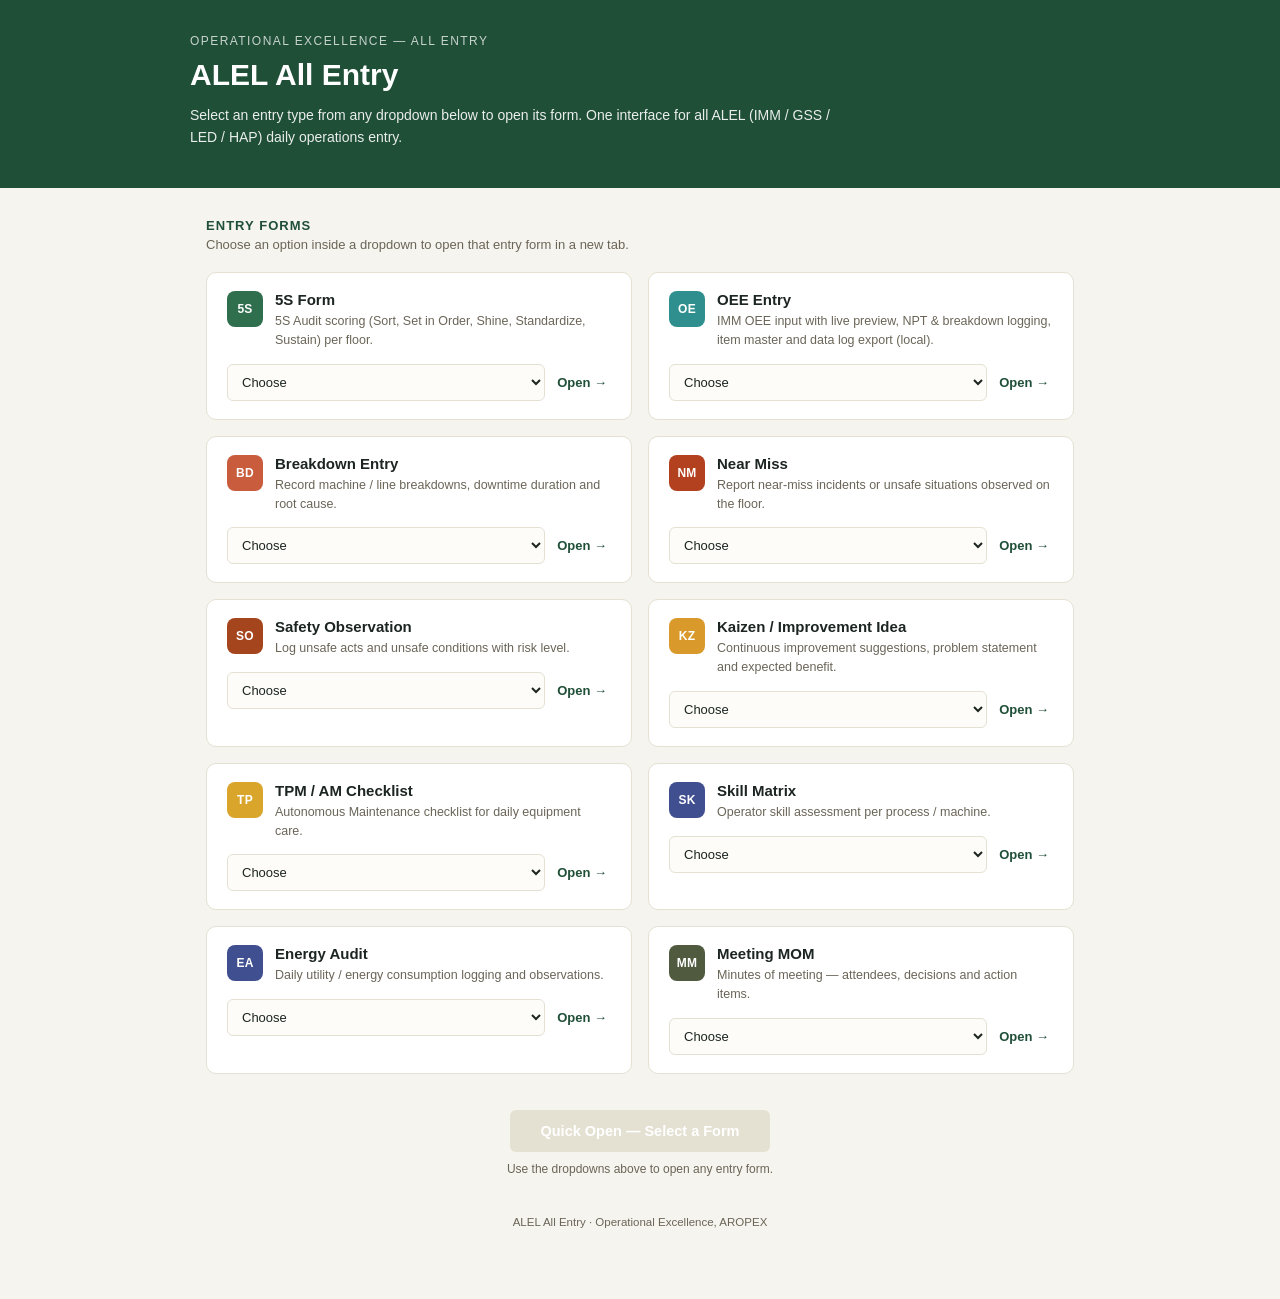
<file: alel-all-entry (1).html>
<!DOCTYPE html>
<html lang="en">
<head>
<meta charset="UTF-8">
<meta name="viewport" content="width=device-width, initial-scale=1.0">
<title>ALEL All Entry — Operational Excellence</title>
<style>
  :root{
    --ink:#1c2521;
    --paper:#f6f4ee;
    --card:#ffffff;
    --line:#e4e0d2;
    --accent:#2f6f4e;
    --accent-dark:#204f38;
    --muted:#6b6558;
  }
  *{box-sizing:border-box;}
  body{
    margin:0;
    font-family:'Segoe UI',Helvetica,Arial,sans-serif;
    background:var(--paper);
    color:var(--ink);
    padding:0 0 60px;
  }
  .wrap{max-width:900px;margin:0 auto;padding:0 16px;}
  .header{
    background:var(--accent-dark);
    color:#fff;
    padding:34px 16px 40px;
  }
  .header-inner{max-width:900px;margin:0 auto;}
  .header .eyebrow{
    text-transform:uppercase;
    letter-spacing:.12em;
    font-size:12px;
    opacity:.75;
    margin-bottom:8px;
  }
  .header h1{margin:0 0 10px;font-size:30px;line-height:1.25;}
  .header p{margin:0;font-size:14px;line-height:1.6;opacity:.9;max-width:640px;}

  .section-label{
    margin:30px 0 16px;
    font-size:13px;
    font-weight:700;
    text-transform:uppercase;
    letter-spacing:.08em;
    color:var(--accent-dark);
  }
  .section-sub{
    margin:-12px 0 20px;
    font-size:13px;
    color:var(--muted);
  }

  .grid{
    display:grid;
    grid-template-columns:1fr 1fr;
    gap:16px;
  }
  @media (max-width:620px){
    .grid{grid-template-columns:1fr;}
  }

  .entry-card{
    background:var(--card);
    border:1px solid var(--line);
    border-radius:10px;
    padding:18px 20px;
  }
  .entry-top{display:flex;gap:12px;align-items:flex-start;margin-bottom:14px;}
  .badge{
    flex:none;
    width:36px;height:36px;
    border-radius:8px;
    display:flex;align-items:center;justify-content:center;
    font-size:12px;font-weight:700;color:#fff;
    letter-spacing:.02em;
  }
  .entry-title{font-size:15px;font-weight:700;margin:0 0 4px;}
  .entry-desc{font-size:12.5px;color:var(--muted);line-height:1.5;margin:0;}

  .entry-select-row{display:flex;gap:8px;align-items:center;}
  select.line-select{
    flex:1;
    padding:9px 10px;
    border:1px solid var(--line);
    border-radius:6px;
    font-size:13px;
    font-family:inherit;
    background:#fdfcf9;
    color:var(--ink);
  }
  select.line-select:focus{outline:2px solid var(--accent);outline-offset:1px;}
  .choose-btn{
    flex:none;
    background:none;
    border:none;
    color:var(--accent-dark);
    font-weight:700;
    font-size:13px;
    cursor:pointer;
    padding:9px 4px;
  }
  .choose-btn:hover{text-decoration:underline;}
  .choose-btn:disabled{color:var(--line);cursor:not-allowed;}

  .quick-open-row{
    text-align:center;
    margin-top:36px;
  }
  .quick-open-btn{
    background:var(--accent);
    color:#fff;
    border:none;
    padding:13px 30px;
    font-size:14.5px;
    font-weight:700;
    border-radius:6px;
    cursor:pointer;
  }
  .quick-open-btn:hover{background:var(--accent-dark);}
  .quick-open-btn:disabled{background:var(--line);cursor:not-allowed;}
  .quick-open-note{
    margin-top:10px;
    font-size:12px;
    color:var(--muted);
  }

  .signature{
    text-align:center;
    font-size:11.5px;
    color:var(--muted);
    margin-top:40px;
  }
</style>
</head>
<body>

<div class="header">
  <div class="header-inner">
    <div class="eyebrow">Operational Excellence — All Entry</div>
    <h1>ALEL All Entry</h1>
    <p>Select an entry type from any dropdown below to open its form. One interface for all ALEL (IMM / GSS / LED / HAP) daily operations entry.</p>
  </div>
</div>

<div class="wrap">
  <div class="section-label">Entry Forms</div>
  <div class="section-sub">Choose an option inside a dropdown to open that entry form in a new tab.</div>

  <div class="grid" id="cardGrid">
    <!-- 5S Form -->
    <div class="entry-card" data-title="5S Form" data-url="https://marufhossain2707.github.io/5s-Audit/">
      <div class="entry-top">
        <div class="badge" style="background:#2f6f4e;">5S</div>
        <div>
          <p class="entry-title">5S Form</p>
          <p class="entry-desc">5S Audit scoring (Sort, Set in Order, Shine, Standardize, Sustain) per floor.</p>
        </div>
      </div>
      <div class="entry-select-row">
        <select class="line-select">
          <option value="">Choose</option>
          <option value="IMM">IMM</option>
          <option value="GSS">GSS</option>
          <option value="LED">LED</option>
          <option value="HAP">HAP</option>
        </select>
        <button class="choose-btn" type="button">Open →</button>
      </div>
    </div>

    <!-- OEE Entry -->
    <div class="entry-card" data-title="OEE Entry" data-url="#">
      <div class="entry-top">
        <div class="badge" style="background:#2f8f8f;">OE</div>
        <div>
          <p class="entry-title">OEE Entry</p>
          <p class="entry-desc">IMM OEE input with live preview, NPT &amp; breakdown logging, item master and data log export (local).</p>
        </div>
      </div>
      <div class="entry-select-row">
        <select class="line-select">
          <option value="">Choose</option>
          <option value="IMM">IMM</option>
          <option value="GSS">GSS</option>
          <option value="LED">LED</option>
          <option value="HAP">HAP</option>
        </select>
        <button class="choose-btn" type="button">Open →</button>
      </div>
    </div>

    <!-- Breakdown Entry -->
    <div class="entry-card" data-title="Breakdown Entry" data-url="#">
      <div class="entry-top">
        <div class="badge" style="background:#c85c3c;">BD</div>
        <div>
          <p class="entry-title">Breakdown Entry</p>
          <p class="entry-desc">Record machine / line breakdowns, downtime duration and root cause.</p>
        </div>
      </div>
      <div class="entry-select-row">
        <select class="line-select">
          <option value="">Choose</option>
          <option value="IMM">IMM</option>
          <option value="GSS">GSS</option>
          <option value="LED">LED</option>
          <option value="HAP">HAP</option>
        </select>
        <button class="choose-btn" type="button">Open →</button>
      </div>
    </div>

    <!-- Near Miss -->
    <div class="entry-card" data-title="Near Miss" data-url="#">
      <div class="entry-top">
        <div class="badge" style="background:#b3401e;">NM</div>
        <div>
          <p class="entry-title">Near Miss</p>
          <p class="entry-desc">Report near-miss incidents or unsafe situations observed on the floor.</p>
        </div>
      </div>
      <div class="entry-select-row">
        <select class="line-select">
          <option value="">Choose</option>
          <option value="IMM">IMM</option>
          <option value="GSS">GSS</option>
          <option value="LED">LED</option>
          <option value="HAP">HAP</option>
        </select>
        <button class="choose-btn" type="button">Open →</button>
      </div>
    </div>

    <!-- Safety Observation -->
    <div class="entry-card" data-title="Safety Observation" data-url="#">
      <div class="entry-top">
        <div class="badge" style="background:#a5451e;">SO</div>
        <div>
          <p class="entry-title">Safety Observation</p>
          <p class="entry-desc">Log unsafe acts and unsafe conditions with risk level.</p>
        </div>
      </div>
      <div class="entry-select-row">
        <select class="line-select">
          <option value="">Choose</option>
          <option value="IMM">IMM</option>
          <option value="GSS">GSS</option>
          <option value="LED">LED</option>
          <option value="HAP">HAP</option>
        </select>
        <button class="choose-btn" type="button">Open →</button>
      </div>
    </div>

    <!-- Kaizen / Improvement Idea -->
    <div class="entry-card" data-title="Kaizen / Improvement Idea" data-url="#">
      <div class="entry-top">
        <div class="badge" style="background:#d99a2b;">KZ</div>
        <div>
          <p class="entry-title">Kaizen / Improvement Idea</p>
          <p class="entry-desc">Continuous improvement suggestions, problem statement and expected benefit.</p>
        </div>
      </div>
      <div class="entry-select-row">
        <select class="line-select">
          <option value="">Choose</option>
          <option value="IMM">IMM</option>
          <option value="GSS">GSS</option>
          <option value="LED">LED</option>
          <option value="HAP">HAP</option>
        </select>
        <button class="choose-btn" type="button">Open →</button>
      </div>
    </div>

    <!-- TPM / AM Checklist -->
    <div class="entry-card" data-title="TPM / AM Checklist" data-url="#">
      <div class="entry-top">
        <div class="badge" style="background:#d9a52b;">TP</div>
        <div>
          <p class="entry-title">TPM / AM Checklist</p>
          <p class="entry-desc">Autonomous Maintenance checklist for daily equipment care.</p>
        </div>
      </div>
      <div class="entry-select-row">
        <select class="line-select">
          <option value="">Choose</option>
          <option value="IMM">IMM</option>
          <option value="GSS">GSS</option>
          <option value="LED">LED</option>
          <option value="HAP">HAP</option>
        </select>
        <button class="choose-btn" type="button">Open →</button>
      </div>
    </div>

    <!-- Skill Matrix -->
    <div class="entry-card" data-title="Skill Matrix" data-url="#">
      <div class="entry-top">
        <div class="badge" style="background:#3f4f8f;">SK</div>
        <div>
          <p class="entry-title">Skill Matrix</p>
          <p class="entry-desc">Operator skill assessment per process / machine.</p>
        </div>
      </div>
      <div class="entry-select-row">
        <select class="line-select">
          <option value="">Choose</option>
          <option value="IMM">IMM</option>
          <option value="GSS">GSS</option>
          <option value="LED">LED</option>
          <option value="HAP">HAP</option>
        </select>
        <button class="choose-btn" type="button">Open →</button>
      </div>
    </div>

    <!-- Energy Audit -->
    <div class="entry-card" data-title="Energy Audit" data-url="#">
      <div class="entry-top">
        <div class="badge" style="background:#3f4f8f;">EA</div>
        <div>
          <p class="entry-title">Energy Audit</p>
          <p class="entry-desc">Daily utility / energy consumption logging and observations.</p>
        </div>
      </div>
      <div class="entry-select-row">
        <select class="line-select">
          <option value="">Choose</option>
          <option value="IMM">IMM</option>
          <option value="GSS">GSS</option>
          <option value="LED">LED</option>
          <option value="HAP">HAP</option>
        </select>
        <button class="choose-btn" type="button">Open →</button>
      </div>
    </div>

    <!-- Meeting MOM -->
    <div class="entry-card" data-title="Meeting MOM" data-url="#">
      <div class="entry-top">
        <div class="badge" style="background:#4f5a3f;">MM</div>
        <div>
          <p class="entry-title">Meeting MOM</p>
          <p class="entry-desc">Minutes of meeting — attendees, decisions and action items.</p>
        </div>
      </div>
      <div class="entry-select-row">
        <select class="line-select">
          <option value="">Choose</option>
          <option value="IMM">IMM</option>
          <option value="GSS">GSS</option>
          <option value="LED">LED</option>
          <option value="HAP">HAP</option>
        </select>
        <button class="choose-btn" type="button">Open →</button>
      </div>
    </div>
  </div>

  <div class="quick-open-row">
    <button class="quick-open-btn" id="quickOpenBtn" disabled>Quick Open — Select a Form</button>
    <p class="quick-open-note">Use the dropdowns above to open any entry form.</p>
  </div>

  <p class="signature">ALEL All Entry · Operational Excellence, AROPEX</p>
</div>

<script>
  let lastCard = null;

  function openCard(card){
    const url = card.getAttribute('data-url');
    const title = card.getAttribute('data-title');
    if(!url || url === '#'){
      alert(title + ' is not linked yet. Add its live form URL in the HTML (data-url attribute) once it is published.');
      return;
    }
    window.open(url, '_blank');
  }

  document.querySelectorAll('.entry-card').forEach(card => {
    const btn = card.querySelector('.choose-btn');
    const select = card.querySelector('.line-select');
    const title = card.getAttribute('data-title');

    btn.addEventListener('click', () => openCard(card));

    select.addEventListener('change', () => {
      lastCard = card;
      const quickBtn = document.getElementById('quickOpenBtn');
      quickBtn.disabled = false;
      quickBtn.textContent = 'Quick Open — ' + title;
    });
  });

  document.getElementById('quickOpenBtn').addEventListener('click', () => {
    if(lastCard) openCard(lastCard);
  });
</script>

</body>
</html>
</file>
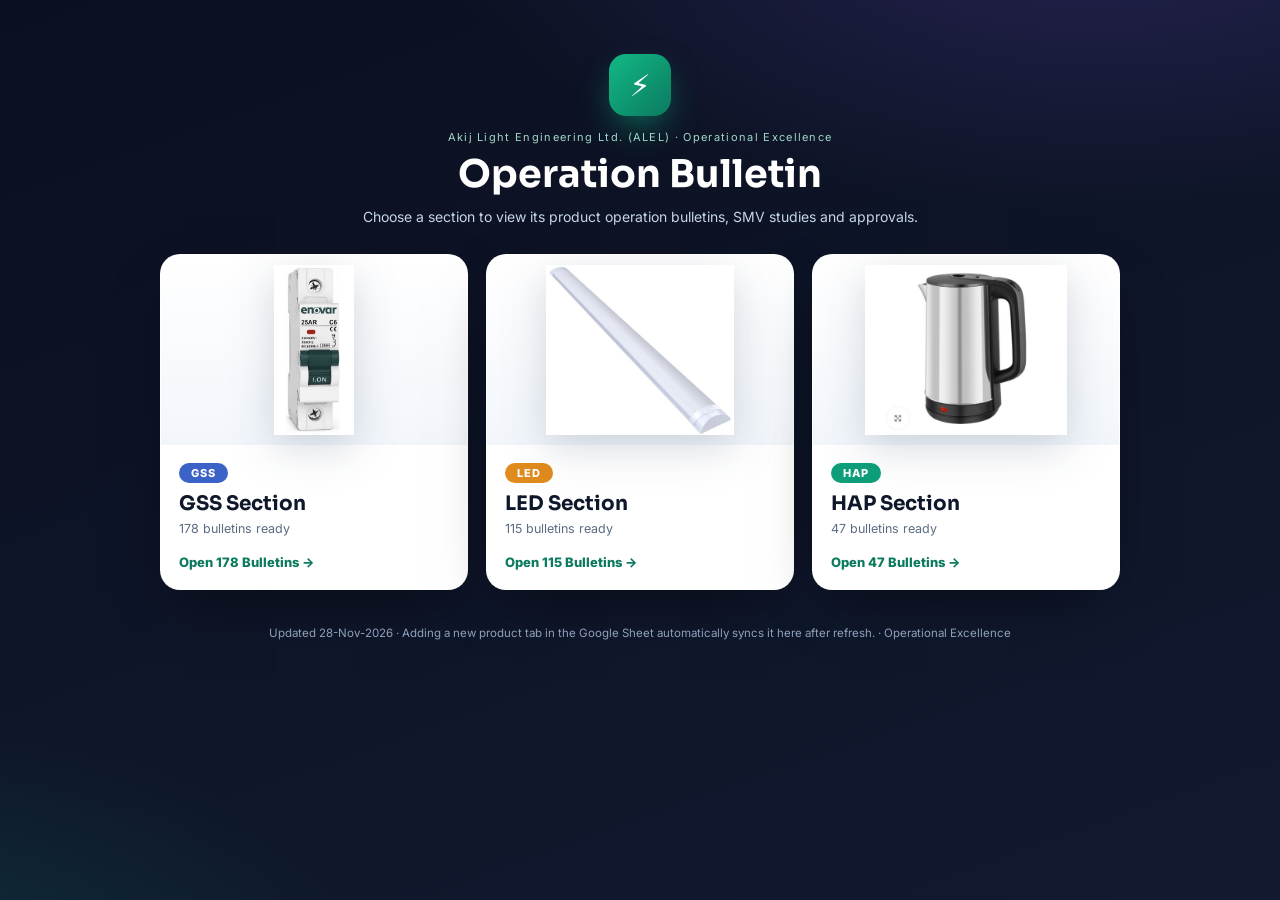
<file: ob-home.html>
<!DOCTYPE html>
<html lang="en"><head><meta charset="utf-8">
<meta name="viewport" content="width=device-width, initial-scale=1, viewport-fit=cover">
<title>ALEL Operation Bulletin - Home</title>
<link rel="preconnect" href="https://fonts.googleapis.com"><link rel="preconnect" href="https://fonts.gstatic.com" crossorigin>
<link href="https://fonts.googleapis.com/css2?family=Inter:wght@400;600;700;800&family=Sora:wght@600;700;800&display=swap" rel="stylesheet">
<style>
  *{box-sizing:border-box;margin:0;padding:0;}
  body{font-family:'Inter',system-ui,Arial,sans-serif;min-height:100vh;color:#0f172a;
        background:radial-gradient(1100px 500px at 85% -10%,rgba(124,92,240,.22),transparent 60%),
                   radial-gradient(900px 500px at -10% 110%,rgba(14,159,122,.20),transparent 55%),
                   linear-gradient(160deg,#0b1020,#111a30);padding:0 16px 60px;}
  .hero{max-width:760px;margin:0 auto;text-align:center;color:#fff;padding:54px 0 26px;}
  .hero .logo{width:62px;height:62px;border-radius:17px;margin:0 auto 14px;display:grid;place-items:center;font-size:30px;
               background:linear-gradient(135deg,#12b886,#0b7a5f);box-shadow:0 14px 34px -8px rgba(14,159,122,.7);}
  .hero   .eyebrow{font-size:11px;letter-spacing:.12em;color:#9fd8c6;}
  .hero h1{font-family:'Sora',sans-serif;font-size:clamp(24px,4.5vw,38px);margin:6px 0 8px;}
  .hero p{color:#c6d6ea;font-size:14px;line-height:1.6;}
  .grid{max-width:960px;margin:0 auto;display:grid;gap:18px;grid-template-columns:repeat(auto-fit,minmax(260px,1fr));}
  .scard{display:flex;flex-direction:column;background:#fff;border-radius:20px;overflow:hidden;text-decoration:none;color:inherit;
         box-shadow:0 24px 60px -24px rgba(0,0,0,.6);transition:.2s;border:1px solid rgba(255,255,255,.5);}
  .scard:hover{transform:translateY(-4px);box-shadow:0 30px 70px -24px rgba(0,0,0,.7);}
  .scard.disabled{opacity:.55;filter:grayscale(.4);pointer-events:none;}
  .scard-img{height:190px;display:flex;align-items:center;justify-content:center;background:linear-gradient(180deg,#fff,#f2f6fb);}
  .scard-img img{max-width:78%;max-height:170px;object-fit:contain;filter:drop-shadow(0 12px 22px rgba(20,40,70,.18));}
  .scard-img .soon{color:#9fb0c4;font-size:13px;font-weight:700;text-align:center;line-height:1.4;}
  .scard-body{padding:16px 18px 18px;}
  .scard-badge{display:inline-block;font-weight:800;font-size:11px;letter-spacing:.1em;color:#fff;border-radius:99px;
               padding:3px 12px;background:linear-gradient(135deg,#0f2b46,#1d4567);}
  .scard-badge-gss{background:#3b62c7;}
  .scard-badge-led{background:#e08b1d;}
  .scard-badge-hap{background:#0e9f7a;}
  a.soon-link{pointer-events:none;cursor:default;opacity:.72;filter:grayscale(.4);}  a.soon-link:hover{transform:none;}
  .scard h3{font-family:'Sora',sans-serif;font-size:20px;margin:8px 0 4px;}
  .scard p{font-size:12.5px;color:#5b6b81;line-height:1.5;margin-bottom:12px;}
  .scard-cta{display:inline-block;font-size:13px;font-weight:800;color:#0b7a5f;}
  .scard:hover .scard-cta{text-decoration:underline;}
  .foot{max-width:760px;margin:34px auto 0;color:#8fa0bb;font-size:11.5px;text-align:center;line-height:1.6;}
</style></head><body>
  <div class="hero">
    <div class="logo">&#9889;</div>
    <div class="eyebrow">Akij Light Engineering Ltd. (ALEL) &middot; Operational Excellence</div>
    <h1>Operation Bulletin</h1>
    <p>Choose a section to view its product operation bulletins, SMV studies and approvals.</p>
  </div>
  <div class="grid"><a class="scard scard-gss" href="ALEL_Operation_Bulletin_Searchable.html?sec=gss"><div class="scard-img"><img src="[data-uri]" alt=""></div><div class="scard-body"><span class="scard-badge scard-badge-gss">GSS</span><h3>GSS Section</h3><p>178 bulletins ready</p><span class="scard-cta">Open 178 Bulletins &rarr;</span></div></a><a class="scard scard-led" href="ALEL_Operation_Bulletin_Searchable.html?sec=led"><div class="scard-img"><img src="[data-uri]" alt=""></div><div class="scard-body"><span class="scard-badge scard-badge-led">LED</span><h3>LED Section</h3><p>115 bulletins ready</p><span class="scard-cta">Open 115 Bulletins &rarr;</span></div></a><a class="scard scard-hap" href="ALEL_Operation_Bulletin_Searchable.html?sec=hap"><div class="scard-img"><img src="[data-uri]" alt=""></div><div class="scard-body"><span class="scard-badge scard-badge-hap">HAP</span><h3>HAP Section</h3><p>47 bulletins ready</p><span class="scard-cta">Open 47 Bulletins &rarr;</span></div></a></div>
  <div class="foot">Updated 28-Nov-2026 &middot; Adding a new product tab in the Google Sheet automatically syncs it here after refresh. &middot; Operational Excellence</div>
<script id="data-index" type="application/json">[{"c": "14415246", "n": "ENOVAR SHINY SS DOUBLE BURNER (LPG)", "s": "HAP", "smv": 13.65022, "mp": 22.0, "ops": 22, "appr": 0}, {"c": "14415245", "n": "ENOVAR INFRARED COOKER-MARVEL", "s": "HAP", "smv": 15.44317, "mp": 22.0, "ops": 22, "appr": 0}, {"c": "14414897", "n": "ENOVAR ELECTRIC KETTLE-EKMIRROR-SS2.0", "s": "HAP", "smv": 17.10011, "mp": 23.0, "ops": 23, "appr": 0}, {"c": "14414379", "n": "ENOVAR SP MCB 06A 03KA", "s": "GSS", "smv": 1.49477, "mp": 18.0, "ops": 3, "appr": 0}, {"c": "14414380", "n": "ENOVAR SP MCB 10A 03KA", "s": "GSS", "smv": 1.49477, "mp": 18.0, "ops": 3, "appr": 0}, {"c": "14414381", "n": "ENOVAR SP MCB 16A 03KA", "s": "GSS", "smv": 1.49477, "mp": 18.0, "ops": 3, "appr": 0}, {"c": "14414382", "n": "ENOVAR SP MCB 20A 03KA", "s": "GSS", "smv": 1.49477, "mp": 18.0, "ops": 3, "appr": 0}, {"c": "14414383", "n": "ENOVAR SP MCB 25A 03KA", "s": "GSS", "smv": 1.49477, "mp": 18.0, "ops": 3, "appr": 0}, {"c": "14414384", "n": "ENOVAR SP MCB 32A 03KA", "s": "GSS", "smv": 1.49477, "mp": 18.0, "ops": 3, "appr": 0}, {"c": "14414385", "n": "ENOVAR SP MCB 40A 03KA", "s": "GSS", "smv": 1.83, "mp": 18.0, "ops": 3, "appr": 0}, {"c": "14414386", "n": "ENOVAR SP MCB 50A 03KA", "s": "GSS", "smv": 1.83, "mp": 18.0, "ops": 3, "appr": 0}, {"c": "14414387", "n": "ENOVAR SP MCB 63A 03KA", "s": "GSS", "smv": 1.83, "mp": 18.0, "ops": 3, "appr": 0}, {"c": "14414388", "n": "ENOVAR DP MCB 06A 03KA", "s": "GSS", "smv": 2.98954, "mp": 18.0, "ops": 3, "appr": 0}, {"c": "14414389", "n": "ENOVAR DP MCB 10A 03KA", "s": "GSS", "smv": 2.98954, "mp": 18.0, "ops": 3, "appr": 0}, {"c": "14414390", "n": "ENOVAR DP MCB 16A 03KA", "s": "GSS", "smv": 2.98954, "mp": 18.0, "ops": 3, "appr": 0}, {"c": "14414391", "n": "ENOVAR DP MCB 20A 03KA", "s": "GSS", "smv": 2.98954, "mp": 18.0, "ops": 3, "appr": 0}, {"c": "14414392", "n": "ENOVAR DP MCB 25A 03KA", "s": "GSS", "smv": 2.98954, "mp": 18.0, "ops": 3, "appr": 0}, {"c": "14414393", "n": "ENOVAR DP MCB 32A 03KA", "s": "GSS", "smv": 2.98954, "mp": 18.0, "ops": 3, "appr": 0}, {"c": "14414394", "n": "ENOVAR DP MCB 40A 03KA", "s": "GSS", "smv": 3.65999, "mp": 18.0, "ops": 3, "appr": 0}, {"c": "14414395", "n": "ENOVAR DP MCB 50A 03KA", "s": "GSS", "smv": 3.65999, "mp": 18.0, "ops": 3, "appr": 0}, {"c": "14414396", "n": "ENOVAR DP MCB 63A 03KA", "s": "GSS", "smv": 3.65999, "mp": 18.0, "ops": 3, "appr": 0}, {"c": "14414397", "n": "ENOVAR TP MCB 06A 03KA", "s": "GSS", "smv": 4.98257, "mp": 18.0, "ops": 3, "appr": 0}, {"c": "14414398", "n": "ENOVAR TP MCB 10A 03KA", "s": "GSS", "smv": 4.98257, "mp": 18.0, "ops": 3, "appr": 0}, {"c": "14414399", "n": "ENOVAR TP MCB 16A 03KA", "s": "GSS", "smv": 4.98257, "mp": 18.0, "ops": 3, "appr": 0}, {"c": "14414400", "n": "ENOVAR TP MCB 20A 03KA", "s": "GSS", "smv": 4.98257, "mp": 18.0, "ops": 3, "appr": 0}, {"c": "14414401", "n": "ENOVAR TP MCB 25A 03KA", "s": "GSS", "smv": 4.98257, "mp": 18.0, "ops": 3, "appr": 0}, {"c": "14414402", "n": "ENOVAR TP MCB 32A 03KA", "s": "GSS", "smv": 4.98257, "mp": 18.0, "ops": 3, "appr": 0}, {"c": "14414403", "n": "ENOVAR TP MCB 40A 03KA", "s": "GSS", "smv": 5.48998, "mp": 18.0, "ops": 3, "appr": 0}, {"c": "14414404", "n": "ENOVAR TP MCB 50A 03KA", "s": "GSS", "smv": 5.48998, "mp": 18.0, "ops": 3, "appr": 0}, {"c": "14414405", "n": "ENOVAR TP MCB 63A 03KA", "s": "GSS", "smv": 5.48998, "mp": 18.0, "ops": 3, "appr": 0}, {"c": "14414546", "n": "ENOVAR AC BRACKET TUBE 10W DL", "s": "LED", "smv": 3.50313, "mp": 14.0, "ops": 9, "appr": 0}, {"c": "14414551", "n": "ENOVAR AC BRACKET TUBE 10W WC", "s": "LED", "smv": 3.50313, "mp": 14.0, "ops": 9, "appr": 0}, {"c": "14414549", "n": "ENOVAR AC BRACKET TUBE 60W DL", "s": "LED", "smv": 4.29111, "mp": 14.0, "ops": 13, "appr": 0}, {"c": "14414554", "n": "ENOVAR AC BRACKET TUBE 60W WC", "s": "LED", "smv": 4.29111, "mp": 14.0, "ops": 13, "appr": 0}, {"c": "14414550", "n": "ENOVAR AC BRACKET TUBE 80W DL", "s": "LED", "smv": 4.48017, "mp": 16.0, "ops": 10, "appr": 0}, {"c": "14414555", "n": "ENOVAR AC BRACKET TUBE 80W WC", "s": "LED", "smv": 4.48017, "mp": 16.0, "ops": 10, "appr": 0}, {"c": "14414580", "n": "ENOVAR HIGH WATT LED 70W B22 DL", "s": "LED", "smv": 1.81261, "mp": 12.0, "ops": 7, "appr": 0}, {"c": "14414581", "n": "ENOVAR HIGH WATT LED 70W E27 DL", "s": "LED", "smv": 1.81261, "mp": 12.0, "ops": 7, "appr": 0}, {"c": "14414588", "n": "ENOVAR HIGH WATT LED 70W B22 WC", "s": "LED", "smv": 1.81261, "mp": 12.0, "ops": 7, "appr": 0}, {"c": "14414589", "n": "ENOVAR HIGH WATT LED 70W E27 WC", "s": "LED", "smv": 1.81261, "mp": 12.0, "ops": 7, "appr": 0}, {"c": "14414516", "n": "ENOVAR AC LED BULB 5W B22 DL", "s": "LED", "smv": 0.55131, "mp": 8.0, "ops": 8, "appr": 0}, {"c": "14414528", "n": "ENOVAR AC LED BULB 5W B22 WC", "s": "LED", "smv": 0.55131, "mp": 8.0, "ops": 8, "appr": 0}, {"c": "14414517", "n": "ENOVAR AC LED BULB 5W E27 DL", "s": "LED", "smv": 0.55131, "mp": 8.0, "ops": 8, "appr": 0}, {"c": "14414529", "n": "ENOVAR AC LED BULB 5W E27 WC", "s": "LED", "smv": 0.55131, "mp": 8.0, "ops": 8, "appr": 0}, {"c": "14414518", "n": "ENOVAR AC LED BULB 7W B22 DL", "s": "LED", "smv": 0.55131, "mp": 8.0, "ops": 8, "appr": 0}, {"c": "14414530", "n": "ENOVAR AC LED BULB 7W B22 WC", "s": "LED", "smv": 0.55131, "mp": 8.0, "ops": 8, "appr": 0}, {"c": "14414519", "n": "ENOVAR AC LED BULB 7W E27 DL", "s": "LED", "smv": 0.55131, "mp": 8.0, "ops": 8, "appr": 0}, {"c": "14414531", "n": "ENOVAR AC LED BULB 7W E27 WC", "s": "LED", "smv": 0.55131, "mp": 8.0, "ops": 8, "appr": 0}, {"c": "14414520", "n": "ENOVAR AC LED BULB 9W B22 DL", "s": "LED", "smv": 0.55131, "mp": 8.0, "ops": 8, "appr": 0}, {"c": "14414532", "n": "ENOVAR AC LED BULB 9W B22 WC", "s": "LED", "smv": 0.55131, "mp": 8.0, "ops": 8, "appr": 0}, {"c": "14414521", "n": "ENOVAR AC LED BULB 9W E27 DL", "s": "LED", "smv": 0.55131, "mp": 8.0, "ops": 8, "appr": 0}, {"c": "14414533", "n": "ENOVAR AC LED BULB 9W E27 WC", "s": "LED", "smv": 0.55131, "mp": 8.0, "ops": 8, "appr": 0}, {"c": "14414534", "n": "ENOVAR AC LED BULB 12W B22 WC", "s": "LED", "smv": 2.01495, "mp": 15.0, "ops": 12, "appr": 0}, {"c": "14414535", "n": "ENOVAR AC LED BULB 12W E27 WC", "s": "LED", "smv": 2.01495, "mp": 15.0, "ops": 12, "appr": 0}, {"c": "14414522", "n": "ENOVAR AC LED BULB 12W B22 DL", "s": "LED", "smv": 2.01495, "mp": 15.0, "ops": 12, "appr": 0}, {"c": "14414523", "n": "ENOVAR AC LED BULB 12W E27 DL", "s": "LED", "smv": 2.01495, "mp": 15.0, "ops": 12, "appr": 0}, {"c": "14414524", "n": "ENOVAR AC LED BULB 15W B22 DL", "s": "LED", "smv": 2.01495, "mp": 15.0, "ops": 12, "appr": 0}, {"c": "14414525", "n": "ENOVAR AC LED BULB 15W E27 DL", "s": "LED", "smv": 2.01495, "mp": 15.0, "ops": 12, "appr": 0}, {"c": "14414536", "n": "ENOVAR AC LED BULB 15W B22 WC", "s": "LED", "smv": 2.01495, "mp": 15.0, "ops": 12, "appr": 0}, {"c": "14414537", "n": "ENOVAR AC LED BULB 15W E27 WC", "s": "LED", "smv": 2.01495, "mp": 15.0, "ops": 12, "appr": 0}, {"c": "14414526", "n": "ENOVAR AC LED BULB 18W B22 DL", "s": "LED", "smv": 2.01495, "mp": 15.0, "ops": 12, "appr": 0}, {"c": "14414527", "n": "ENOVAR AC LED BULB 18W E27 DL", "s": "LED", "smv": 2.01495, "mp": 15.0, "ops": 12, "appr": 0}, {"c": "14414538", "n": "ENOVAR AC LED BULB 18W B22 WC", "s": "LED", "smv": 2.01495, "mp": 15.0, "ops": 12, "appr": 0}, {"c": "14414539", "n": "ENOVAR AC LED BULB 18W E27 WC", "s": "LED", "smv": 2.01495, "mp": 15.0, "ops": 12, "appr": 0}, {"c": "14414600", "n": "ENOVAR EXHAUST FAN - 6 INCH", "s": "LED", "smv": 5.32949, "mp": 19.0, "ops": 19, "appr": 0}, {"c": "14414601", "n": "ENOVAR EXHAUST FAN - 8 INCH", "s": "LED", "smv": 5.32949, "mp": 19.0, "ops": 19, "appr": 0}, {"c": "14414602", "n": "ENOVAR EXHAUST FAN - 10 INCH", "s": "LED", "smv": 5.38749, "mp": 19.0, "ops": 19, "appr": 0}, {"c": "14414603", "n": "ENOVAR EXHAUST FAN - 12 INCH", "s": "LED", "smv": 5.38749, "mp": 19.0, "ops": 19, "appr": 0}, {"c": "14414779", "n": "ENOVAR AC/DC LED 6W BULB B22", "s": "LED", "smv": 1.94008, "mp": 16.0, "ops": 12, "appr": 0}, {"c": "14414780", "n": "ENOVAR AC/DC LED 6W BULB E27", "s": "LED", "smv": 1.94008, "mp": 16.0, "ops": 12, "appr": 0}, {"c": "14414544", "n": "ENOVAR AC/DC LED 18W BULB B22", "s": "LED", "smv": 2.42876, "mp": 23.0, "ops": 17, "appr": 0}, {"c": "14414545", "n": "ENOVAR AC/DC LED 18W BULB E27", "s": "LED", "smv": 2.42876, "mp": 23.0, "ops": 17, "appr": 0}, {"c": "14414376", "n": "ENOVAR 4-6 WAY METAL DISTRIBUTION BOX", "s": "LED", "smv": 0.48289, "mp": 8.0, "ops": 9, "appr": 0}, {"c": "14414378", "n": "ENOVAR 10-13 WAY METAL DISTRIBUTION BOX", "s": "LED", "smv": 0.48289, "mp": 8.0, "ops": 9, "appr": 0}, {"c": "14414378", "n": "ENOVAR 10-13 WAY METAL DISTRIBUTION BOX", "s": "LED", "smv": 0.48289, "mp": 8.0, "ops": 9, "appr": 0}, {"c": "14414526", "n": "ENOVAR AC LED BULB 18W B22 DL", "s": "LED", "smv": 0.68034, "mp": 21.0, "ops": 6, "appr": 0}, {"c": "14414525", "n": "ENOVAR AC LED BULB 15W E27 DL", "s": "LED", "smv": 0.68034, "mp": 21.0, "ops": 6, "appr": 0}, {"c": "14414524", "n": "ENOVAR AC LED BULB 15W B22 DL", "s": "LED", "smv": 0.68034, "mp": 21.0, "ops": 6, "appr": 0}, {"c": "14414523", "n": "ENOVAR AC LED BULB 12W E27 DL", "s": "LED", "smv": 0.68034, "mp": 21.0, "ops": 6, "appr": 0}, {"c": "14414522", "n": "ENOVAR AC LED BULB 12W B22 DL", "s": "LED", "smv": 0.68034, "mp": 21.0, "ops": 6, "appr": 0}, {"c": "14414556", "n": "ENOVAR DOWN PANEL ROUND 7W DL", "s": "LED", "smv": 0.68034, "mp": 21.0, "ops": 6, "appr": 0}, {"c": "14414557", "n": "ENOVAR DOWN PANEL ROUND 7W WC", "s": "LED", "smv": 0.68034, "mp": 21.0, "ops": 6, "appr": 0}, {"c": "14414558", "n": "ENOVAR DOWN PANEL ROUND 7W RED", "s": "LED", "smv": 0.68034, "mp": 21.0, "ops": 6, "appr": 0}, {"c": "14414559", "n": "ENOVAR DOWN PANEL ROUND 7W GREEN", "s": "LED", "smv": 0.68034, "mp": 21.0, "ops": 6, "appr": 0}, {"c": "14414560", "n": "ENOVAR DOWN PANEL ROUND 7W BLUE", "s": "LED", "smv": 0.68034, "mp": 21.0, "ops": 6, "appr": 0}, {"c": "14414567", "n": "ENOVAR PANEL CONCEAL ROUND 12W DL", "s": "LED", "smv": 0.91294, "mp": 14.0, "ops": 13, "appr": 0}, {"c": "14414571", "n": "ENOVAR PANEL CONCEAL ROUND 18W DL", "s": "LED", "smv": 0.91294, "mp": 14.0, "ops": 13, "appr": 0}, {"c": "14414565", "n": "ENOVAR PANEL SURFACE ROUND 12W DL", "s": "LED", "smv": 2.47894, "mp": 14.0, "ops": 12, "appr": 0}, {"c": "14414569", "n": "ENOVAR PANEL SURFACE ROUND 18W DL", "s": "LED", "smv": 2.47894, "mp": 14.0, "ops": 12, "appr": 0}, {"c": "14414369", "n": "ENOVAR CONCEALED BOX - PLASTIC", "s": "GSS", "smv": 0.31606, "mp": 3.0, "ops": 2, "appr": 0}, {"c": "14414590", "n": "ENOVAR FLOOD LIGHT 30W DL", "s": "LED", "smv": 13.00857, "mp": 16.0, "ops": 10, "appr": 0}, {"c": "14414595", "n": "ENOVAR FLOOD LIGHT 30W WC", "s": "LED", "smv": 13.00857, "mp": 16.0, "ops": 10, "appr": 0}, {"c": "14414591", "n": "ENOVAR FLOOD LIGHT 50W DL", "s": "LED", "smv": 13.00857, "mp": 16.0, "ops": 10, "appr": 0}, {"c": "14414596", "n": "ENOVAR FLOOD LIGHT 50W WC", "s": "LED", "smv": 13.00857, "mp": 16.0, "ops": 10, "appr": 0}, {"c": "14414373", "n": "ENOVAR EXTENSION SOCKET WITH SWITCH - 5S", "s": "GSS", "smv": 14.72041, "mp": 14.0, "ops": 14, "appr": 0}, {"c": "14414493", "n": "ENOVAR LUMIGOLD 5 PIN MULTI SOCKET WITH SWITCH 13A", "s": "GSS", "smv": 1.72776, "mp": 18.0, "ops": 15, "appr": 0}, {"c": "14414363", "n": "ENOVAR ROUND CEILING ROSE", "s": "GSS", "smv": 0.79672, "mp": 11.0, "ops": 7, "appr": 0}, {"c": "14414358", "n": "ENOVAR OCTAGONAL CEILING ROSE", "s": "GSS", "smv": 1.34565, "mp": 14.0, "ops": 9, "appr": 0}, {"c": "14414359", "n": "ENOVAR PENDENT HOLDER B22", "s": "GSS", "smv": 1.19776, "mp": 9.0, "ops": 10, "appr": 0}, {"c": "14414360", "n": "ENOVAR PENDENT HOLDER E27", "s": "GSS", "smv": 1.19776, "mp": 9.0, "ops": 10, "appr": 0}, {"c": "14414361", "n": "ENOVAR ROUND BATTEN HOLDER B22", "s": "GSS", "smv": 1.19776, "mp": 9.0, "ops": 10, "appr": 0}, {"c": "14414362", "n": "ENOVAR ROUND BATTEN HOLDER E27", "s": "GSS", "smv": 1.19776, "mp": 9.0, "ops": 10, "appr": 0}, {"c": "14414357", "n": "ENOVAR OCTAGONAL HOLDER E27", "s": "GSS", "smv": 3.33523, "mp": 17.0, "ops": 11, "appr": 0}, {"c": "14414356", "n": "ENOVAR OCTAGONAL HOLDER B22", "s": "GSS", "smv": 2.41508, "mp": 7.0, "ops": 10, "appr": 0}, {"c": "14414366", "n": "ENOVAR 2 PIN PLUG 10A", "s": "GSS", "smv": 1.19263, "mp": 10.0, "ops": 12, "appr": 0}, {"c": "14414368", "n": "ENOVAR 3 PIN ROUND PLUG 20A", "s": "GSS", "smv": 1.33136, "mp": 10.0, "ops": 7, "appr": 0}, {"c": "14414367", "n": "ENOVAR 3 PIN FLAT PLUG 13A", "s": "GSS", "smv": 1.47602, "mp": 6.0, "ops": 7, "appr": 0}, {"c": "14414349", "n": "ENOVAR PIANO ONE WAY SWITCH 6A", "s": "GSS", "smv": 1.71856, "mp": 12.0, "ops": 10, "appr": 0}, {"c": "14414352", "n": "ENOVAR PIANO 2 PIN SOCKET 5A", "s": "GSS", "smv": 1.92525, "mp": 15.0, "ops": 9, "appr": 0}, {"c": "14414355", "n": "ENOVAR PIANO FAN DIMMER 200W", "s": "GSS", "smv": 2.43938, "mp": 17.0, "ops": 9, "appr": 0}, {"c": "14414354", "n": "ENOVAR PIANO INDICATOR", "s": "GSS", "smv": 1.87688, "mp": 13.0, "ops": 8, "appr": 0}, {"c": "14414353", "n": "ENOVAR PIANO FUSE 5A", "s": "GSS", "smv": 2.00779, "mp": 14.0, "ops": 12, "appr": 0}, {"c": "14414785", "n": "ENOVAR CHERRY DP SWITCH WITH NEON 32A", "s": "GSS", "smv": 2.17315, "mp": 14.0, "ops": 12, "appr": 0}, {"c": "14414418", "n": "ENOVAR CHERRY FAN REGULATOR 500W", "s": "GSS", "smv": 6.5486, "mp": 11.0, "ops": 11, "appr": 0}, {"c": "14414423", "n": "ENOVAR CHERRY 5 PIN MULTI SOCKET WITH SWITCH 13A", "s": "GSS", "smv": 2.00192, "mp": 22.0, "ops": 16, "appr": 0}, {"c": "14414412", "n": "ENOVAR CHERRY TWO GANG ONE WAY SWITCH 16A", "s": "GSS", "smv": 1.36003, "mp": 16.0, "ops": 11, "appr": 0}, {"c": "14414416", "n": "ENOVAR CHERRY TWO GANG TWO WAY SWITCH 16A", "s": "GSS", "smv": 1.36003, "mp": 16.0, "ops": 11, "appr": 0}, {"c": "14414415", "n": "ENOVAR CHERRY ONE GANG TWO WAY SWITCH 16A", "s": "GSS", "smv": 1.4467, "mp": 14.0, "ops": 9, "appr": 0}, {"c": "14414501", "n": "ENOVAR ONYX THREE GANG ONE WAY SWITCH 16A", "s": "GSS", "smv": 1.20558, "mp": 11.0, "ops": 9, "appr": 0}, {"c": "14414502", "n": "ENOVAR ONYX FOUR GANG ONE WAY SWITCH 16A", "s": "GSS", "smv": 1.94392, "mp": 12.0, "ops": 9, "appr": 0}, {"c": "14414506", "n": "ENOVAR ONYX FAN REGULATOR 500W", "s": "GSS", "smv": 1.78948, "mp": 9.0, "ops": 10, "appr": 0}, {"c": "14414508", "n": "ENOVAR ONYX 2 PIN SOCKET WITH SWITCH 10A", "s": "GSS", "smv": 1.36785, "mp": 11.0, "ops": 11, "appr": 0}, {"c": "14414509", "n": "ENOVAR ONYX 3 PIN MULTI SOCKET WITH SWITCH 13A", "s": "GSS", "smv": 1.56139, "mp": 12.0, "ops": 11, "appr": 0}, {"c": "14414510", "n": "ENOVAR ONYX 3 PIN ROUND SOCKET WITH SWITCH 32A", "s": "GSS", "smv": 2.15962, "mp": 14.0, "ops": 14, "appr": 0}, {"c": "14414511", "n": "ENOVAR ONYX 5 PIN MULTI SOCKET WITH SWITCH 13A", "s": "GSS", "smv": 2.45721, "mp": 15.0, "ops": 13, "appr": 0}, {"c": "14414483", "n": "ENOVAR LUMIGOLD THREE GANG ONE WAY SWITCH 16A", "s": "GSS", "smv": 1.20558, "mp": 11.0, "ops": 9, "appr": 0}, {"c": "14414484", "n": "ENOVAR LUMIGOLD FOUR GANG ONE WAY SWITCH 16A", "s": "GSS", "smv": 1.94392, "mp": 12.0, "ops": 9, "appr": 0}, {"c": "14414485", "n": "ENOVAR LUMIGOLD ONE GANG TWO WAY SWITCH 16A", "s": "GSS", "smv": 1.4467, "mp": 14.0, "ops": 9, "appr": 0}, {"c": "14414488", "n": "ENOVAR LUMIGOLD FAN REGULATOR 500W", "s": "GSS", "smv": 1.78948, "mp": 9.0, "ops": 10, "appr": 0}, {"c": "14414489", "n": "ENOVAR LUMIGOLD DP SWITCH WITH NEON 45A", "s": "GSS", "smv": 1.70997, "mp": 12.0, "ops": 11, "appr": 0}, {"c": "14414490", "n": "ENOVAR LUMIGOLD 2 PIN SOCKET WITH SWITCH 10A", "s": "GSS", "smv": 1.36785, "mp": 11.0, "ops": 11, "appr": 0}, {"c": "14414491", "n": "ENOVAR LUMIGOLD 3 PIN MULTI SOCKET WITH SWITCH 13A", "s": "GSS", "smv": 1.56139, "mp": 12.0, "ops": 11, "appr": 0}, {"c": "14414492", "n": "ENOVAR LUMIGOLD 3 PIN ROUND SOCKET WITH SWITCH 15A", "s": "GSS", "smv": 2.15962, "mp": 14.0, "ops": 14, "appr": 0}, {"c": "14414919", "n": "ENOVAR LUMIGOLD BLANK PLATE", "s": "GSS", "smv": 0.16813, "mp": 2.0, "ops": 2, "appr": 0}, {"c": "14414452", "n": "ENOVAR SAFFRON DP SWITCH WITH NEON 45A", "s": "GSS", "smv": 1.6044, "mp": 13.0, "ops": 14, "appr": 0}, {"c": "14414455", "n": "ENOVAR SAFFRON 3 PIN ROUND SOCKET WITH SWITCH 32A", "s": "GSS", "smv": 1.35416, "mp": 13.0, "ops": 11, "appr": 0}, {"c": "14414456", "n": "ENOVAR SAFFRON 5 PIN MULTI SOCKET WITH SWITCH 13A", "s": "GSS", "smv": 1.69498, "mp": 14.0, "ops": 18, "appr": 0}, {"c": "14414470", "n": "ENOVAR ORCHID FAN REGULATOR 500W", "s": "GSS", "smv": 1.45778, "mp": 10.0, "ops": 10, "appr": 0}, {"c": "14414465", "n": "ENOVAR ORCHID THREE GANG ONE WAY SWITCH 16A", "s": "GSS", "smv": 3.1684, "mp": 10.0, "ops": 10, "appr": 0}, {"c": "14414466", "n": "ENOVAR ORCHID FOUR GANG ONE WAY SWITCH 16A", "s": "GSS", "smv": 3.46296, "mp": 11.0, "ops": 11, "appr": 0}, {"c": "14414439", "n": "ENOVAR AURORA 5 PIN MULTI SOCKET WITH SWITCH 13A", "s": "GSS", "smv": 2.87189, "mp": 16.0, "ops": 10, "appr": 0}, {"c": "14414481", "n": "ENOVAR LUMIGOLD ONE GANG ONE WAY SWITCH 16A", "s": "GSS", "smv": 38.0, "mp": null, "ops": 0, "appr": 0}, {"c": "14414482", "n": "ENOVAR LUMIGOLD TWO GANG ONE WAY SWITCH 16A", "s": "GSS", "smv": null, "mp": null, "ops": 0, "appr": 1}, {"c": "14414486", "n": "ENOVAR LUMIGOLD TWO GANG TWO WAY SWITCH 16A", "s": "GSS", "smv": null, "mp": null, "ops": 0, "appr": 0}, {"c": "14414487", "n": "ENOVAR LUMIGOLD BELL PUSH 16A", "s": "GSS", "smv": null, "mp": null, "ops": 0, "appr": 1}, {"c": "14414494", "n": "ENOVAR LUMIGOLD TV SOCKET", "s": "GSS", "smv": null, "mp": null, "ops": 0, "appr": 1}, {"c": "14414495", "n": "ENOVAR LUMIGOLD TELEPHONE SOCKET", "s": "GSS", "smv": null, "mp": null, "ops": 0, "appr": 0}, {"c": "14414496", "n": "ENOVAR LUMIGOLD INTERNET SOCKET", "s": "GSS", "smv": null, "mp": null, "ops": 0, "appr": 0}, {"c": "14414497", "n": "ENOVAR LUMIGOLD 5 PIN MULTI SOCKET WITH USB 13A", "s": "GSS", "smv": null, "mp": null, "ops": 0, "appr": 0}, {"c": "14414498", "n": "ENOVAR LUMIGOLD 10 PIN MULTI SOCKET WITH SWITCH 13A", "s": "GSS", "smv": null, "mp": null, "ops": 0, "appr": 0}, {"c": "14415019", "n": "ENOVAR LUMIGOLD 3 PIN MULTI SOCKET WITH USB 13A", "s": "GSS", "smv": null, "mp": null, "ops": 0, "appr": 0}, {"c": "14414914", "n": "ENOVAR LUMIGOLD DP SWITCH WITH NEON 20A", "s": "GSS", "smv": null, "mp": null, "ops": 0, "appr": 1}, {"c": "14414427", "n": "ENOVAR AURORA ONE GANG ONE WAY SWITCH 16A", "s": "GSS", "smv": null, "mp": null, "ops": 0, "appr": 0}, {"c": "14414428", "n": "ENOVAR AURORA TWO GANG ONE WAY SWITCH 16A", "s": "GSS", "smv": null, "mp": null, "ops": 0, "appr": 1}, {"c": "14414429", "n": "ENOVAR AURORA THREE GANG ONE WAY SWITCH 16A", "s": "GSS", "smv": null, "mp": null, "ops": 0, "appr": 0}, {"c": "14414430", "n": "ENOVAR AURORA FOUR GANG ONE WAY SWITCH 16A", "s": "GSS", "smv": null, "mp": null, "ops": 0, "appr": 0}, {"c": "14414431", "n": "ENOVAR AURORA ONE GANG TWO WAY SWITCH 16A", "s": "GSS", "smv": null, "mp": null, "ops": 0, "appr": 0}, {"c": "14414432", "n": "ENOVAR AURORA TWO GANG TWO WAY SWITCH 16A", "s": "GSS", "smv": null, "mp": null, "ops": 0, "appr": 0}, {"c": "14414433", "n": "ENOVAR AURORA BELL PUSH 16A", "s": "GSS", "smv": null, "mp": null, "ops": 0, "appr": 1}, {"c": "14414434", "n": "ENOVAR AURORA FAN REGULATOR 500W", "s": "GSS", "smv": null, "mp": null, "ops": 0, "appr": 0}, {"c": "14414435", "n": "ENOVAR AURORA DP SWITCH WITH NEON 45A", "s": "GSS", "smv": null, "mp": null, "ops": 0, "appr": 0}, {"c": "14414436", "n": "ENOVAR AURORA 2 PIN SOCKET WITH SWITCH 10A", "s": "GSS", "smv": null, "mp": null, "ops": 0, "appr": 1}, {"c": "14414437", "n": "ENOVAR AURORA 3 PIN MULTI SOCKET WITH SWITCH 13A", "s": "GSS", "smv": null, "mp": null, "ops": 0, "appr": 1}, {"c": "14414438", "n": "ENOVAR AURORA 3 PIN ROUND SOCKET WITH SWITCH 32A", "s": "GSS", "smv": null, "mp": null, "ops": 0, "appr": 1}, {"c": "14414440", "n": "ENOVAR AURORA TV SOCKET", "s": "GSS", "smv": null, "mp": null, "ops": 0, "appr": 0}, {"c": "14414441", "n": "ENOVAR AURORA TELEPHONE SOCKET", "s": "GSS", "smv": null, "mp": null, "ops": 0, "appr": 0}, {"c": "14414442", "n": "ENOVAR AURORA INTERNET SOCKET", "s": "GSS", "smv": null, "mp": null, "ops": 0, "appr": 0}, {"c": "14414783", "n": "ENOVAR AURORA 10 PIN MULTI SOCKET WITH SWITCH 13A", "s": "GSS", "smv": null, "mp": null, "ops": 0, "appr": 0}, {"c": "14414915", "n": "ENOVAR AURORA DP SWITCH WITH NEON 20A", "s": "GSS", "smv": null, "mp": null, "ops": 0, "appr": 0}, {"c": "14414920", "n": "ENOVAR AURORA BLANK PLATE", "s": "GSS", "smv": null, "mp": null, "ops": 0, "appr": 0}, {"c": "14414499", "n": "ENOVAR ONYX ONE GANG ONE WAY SWITCH 16A", "s": "GSS", "smv": null, "mp": null, "ops": 0, "appr": 0}, {"c": "14414500", "n": "ENOVAR ONYX TWO GANG ONE WAY SWITCH 16A", "s": "GSS", "smv": null, "mp": null, "ops": 0, "appr": 0}, {"c": "14414503", "n": "ENOVAR ONYX ONE GANG TWO WAY SWITCH 16A", "s": "GSS", "smv": null, "mp": null, "ops": 0, "appr": 0}, {"c": "14414504", "n": "ENOVAR ONYX TWO GANG TWO WAY SWITCH 16A", "s": "GSS", "smv": null, "mp": null, "ops": 0, "appr": 0}, {"c": "14414505", "n": "ENOVAR ONYX BELL PUSH 16A", "s": "GSS", "smv": null, "mp": null, "ops": 0, "appr": 0}, {"c": "14414507", "n": "ENOVAR ONYX DP SWITCH WITH NEON 45A", "s": "GSS", "smv": null, "mp": null, "ops": 0, "appr": 0}, {"c": "14414512", "n": "ENOVAR ONYX TV SOCKET", "s": "GSS", "smv": null, "mp": null, "ops": 0, "appr": 0}, {"c": "14414513", "n": "ENOVAR ONYX TELEPHONE SOCKET", "s": "GSS", "smv": null, "mp": null, "ops": 0, "appr": 0}, {"c": "14414514", "n": "ENOVAR ONYX INTERNET SOCKET", "s": "GSS", "smv": null, "mp": null, "ops": 0, "appr": 0}, {"c": "14414515", "n": "ENOVAR ONYX 3 PIN MULTI SOCKET WITH USB 13A", "s": "GSS", "smv": null, "mp": null, "ops": 0, "appr": 0}, {"c": "14414411", "n": "ENOVAR CHERRY ONE GANG ONE WAY SWITCH 16A", "s": "GSS", "smv": null, "mp": null, "ops": 0, "appr": 0}, {"c": "14414413", "n": "ENOVAR CHERRY THREE GANG ONE WAY SWITCH 16A", "s": "GSS", "smv": null, "mp": null, "ops": 0, "appr": 1}, {"c": "14414414", "n": "ENOVAR CHERRY FOUR GANG ONE WAY SWITCH 16A", "s": "GSS", "smv": null, "mp": null, "ops": 0, "appr": 0}, {"c": "14414417", "n": "ENOVAR CHERRY BELL PUSH 16A", "s": "GSS", "smv": null, "mp": null, "ops": 0, "appr": 1}, {"c": "14414420", "n": "ENOVAR CHERRY 2 PIN SOCKET WITH SWITCH 10A", "s": "GSS", "smv": null, "mp": null, "ops": 0, "appr": 1}, {"c": "14414421", "n": "ENOVAR CHERRY 3 PIN MULTI SOCKET WITH SWITCH 13A", "s": "GSS", "smv": null, "mp": null, "ops": 0, "appr": 0}, {"c": "14414422", "n": "ENOVAR CHERRY 3 PIN ROUND SOCKET WITH SWITCH 15A", "s": "GSS", "smv": null, "mp": null, "ops": 0, "appr": 0}, {"c": "14414424", "n": "ENOVAR CHERRY TV SOCKET", "s": "GSS", "smv": null, "mp": null, "ops": 0, "appr": 0}, {"c": "14414425", "n": "ENOVAR CHERRY TELEPHONE SOCKET", "s": "GSS", "smv": null, "mp": null, "ops": 0, "appr": 0}, {"c": "14414426", "n": "ENOVAR CHERRY INTERNET SOCKET", "s": "GSS", "smv": null, "mp": null, "ops": 0, "appr": 0}, {"c": "14414781", "n": "ENOVAR CHERRY 10 PIN MULTI SOCKET WITH SWITCH 13A", "s": "GSS", "smv": null, "mp": null, "ops": 0, "appr": 0}, {"c": "14414921", "n": "ENOVAR CHERRY BLANK PLATE", "s": "GSS", "smv": null, "mp": null, "ops": 0, "appr": 0}, {"c": "14414782", "n": "ENOVAR CHERRY 5 PIN MULTI SOCKET WITH USB A+C 13A", "s": "GSS", "smv": null, "mp": null, "ops": 0, "appr": 0}, {"c": "14414444", "n": "ENOVAR SAFFRON ONE GANG ONE WAY SWITCH 16A", "s": "GSS", "smv": null, "mp": null, "ops": 0, "appr": 1}, {"c": "14414445", "n": "ENOVAR SAFFRON TWO GANG ONE WAY SWITCH 16A", "s": "GSS", "smv": null, "mp": null, "ops": 0, "appr": 0}, {"c": "14414446", "n": "ENOVAR SAFFRON THREE GANG ONE WAY SWITCH 16A", "s": "GSS", "smv": null, "mp": null, "ops": 0, "appr": 0}, {"c": "14414447", "n": "ENOVAR SAFFRON FOUR GANG ONE WAY SWITCH 16A", "s": "GSS", "smv": null, "mp": null, "ops": 0, "appr": 1}, {"c": "14414448", "n": "ENOVAR SAFFRON ONE GANG TWO WAY SWITCH 16A", "s": "GSS", "smv": null, "mp": null, "ops": 0, "appr": 1}, {"c": "14414449", "n": "ENOVAR SAFFRON TWO GANG TWO WAY SWITCH 16A", "s": "GSS", "smv": null, "mp": null, "ops": 0, "appr": 0}, {"c": "14414450", "n": "ENOVAR SAFFRON BELL PUSH 16A", "s": "GSS", "smv": null, "mp": null, "ops": 0, "appr": 1}, {"c": "14414451", "n": "ENOVAR SAFFRON FAN REGULATOR 500W", "s": "GSS", "smv": null, "mp": null, "ops": 0, "appr": 0}, {"c": "14414453", "n": "ENOVAR SAFFRON 2 PIN SOCKET WITH SWITCH 10A", "s": "GSS", "smv": null, "mp": null, "ops": 0, "appr": 0}, {"c": "14414454", "n": "ENOVAR SAFFRON 3 PIN MULTI SOCKET WITH SWITCH 13A", "s": "GSS", "smv": null, "mp": null, "ops": 0, "appr": 0}, {"c": "14414457", "n": "ENOVAR SAFFRON TV SOCKET", "s": "GSS", "smv": null, "mp": null, "ops": 0, "appr": 0}, {"c": "14414458", "n": "ENOVAR SAFFRON TELEPHONE SOCKET", "s": "GSS", "smv": null, "mp": null, "ops": 0, "appr": 0}, {"c": "14414459", "n": "ENOVAR SAFFRON INTERNET SOCKET", "s": "GSS", "smv": null, "mp": null, "ops": 0, "appr": 0}, {"c": "14414460", "n": "ENOVAR SAFFRON 3 PIN MULTI SOCKET WITH USB 13A", "s": "GSS", "smv": null, "mp": null, "ops": 0, "appr": 0}, {"c": "14414461", "n": "ENOVAR SAFFRON 5 PIN MULTI SOCKET WITH USB 13A", "s": "GSS", "smv": null, "mp": null, "ops": 0, "appr": 0}, {"c": "14414916", "n": "ENOVAR SAFFRON BLANK PLATE", "s": "GSS", "smv": null, "mp": null, "ops": 0, "appr": 0}, {"c": "14414911", "n": "ENOVAR SAFFRON DP SWITCH WITH NEON 20A", "s": "GSS", "smv": null, "mp": null, "ops": 0, "appr": 0}, {"c": "14414462", "n": "ENOVAR SAFFRON 10 PIN MULTI SOCKET WITH SWITCH 13A", "s": "GSS", "smv": null, "mp": null, "ops": 0, "appr": 0}, {"c": "14414463", "n": "ENOVAR ORCHID ONE GANG ONE WAY SWITCH 16A", "s": "GSS", "smv": null, "mp": null, "ops": 0, "appr": 0}, {"c": "14414464", "n": "ENOVAR ORCHID TWO GANG ONE WAY SWITCH 16A", "s": "GSS", "smv": null, "mp": null, "ops": 0, "appr": 0}, {"c": "14414467", "n": "ENOVAR ORCHID ONE GANG TWO WAY SWITCH 16A", "s": "GSS", "smv": null, "mp": null, "ops": 0, "appr": 0}, {"c": "14414468", "n": "ENOVAR ORCHID TWO GANG TWO WAY SWITCH 16A", "s": "GSS", "smv": null, "mp": null, "ops": 0, "appr": 0}, {"c": "14414469", "n": "ENOVAR ORCHID BELL PUSH 16A", "s": "GSS", "smv": null, "mp": null, "ops": 0, "appr": 0}, {"c": "14414471", "n": "ENOVAR ORCHID DP SWITCH WITH NEON 45A", "s": "GSS", "smv": null, "mp": null, "ops": 0, "appr": 0}, {"c": "14414472", "n": "ENOVAR ORCHID 2 PIN SOCKET WITH SWITCH 10A", "s": "GSS", "smv": null, "mp": null, "ops": 0, "appr": 0}, {"c": "14414473", "n": "ENOVAR ORCHID 3 PIN MULTI SOCKET WITH SWITCH 13A", "s": "GSS", "smv": null, "mp": null, "ops": 0, "appr": 0}, {"c": "14414474", "n": "ENOVAR ORCHID 3 PIN ROUND SOCKET WITH SWITCH 32A", "s": "GSS", "smv": null, "mp": null, "ops": 0, "appr": 0}, {"c": "14414475", "n": "ENOVAR ORCHID 5 PIN MULTI SOCKET WITH SWITCH 13A", "s": "GSS", "smv": null, "mp": null, "ops": 0, "appr": 0}, {"c": "14414476", "n": "ENOVAR ORCHID TV SOCKET", "s": "GSS", "smv": null, "mp": null, "ops": 0, "appr": 0}, {"c": "14414477", "n": "ENOVAR ORCHID TELEPHONE SOCKET", "s": "GSS", "smv": null, "mp": null, "ops": 0, "appr": 0}, {"c": "14414478", "n": "ENOVAR ORCHID INTERNET SOCKET", "s": "GSS", "smv": null, "mp": null, "ops": 0, "appr": 0}, {"c": "14414479", "n": "ENOVAR ORCHID 5 PIN MULTI SOCKET WITH USB 13A", "s": "GSS", "smv": null, "mp": null, "ops": 0, "appr": 0}, {"c": "14414480", "n": "ENOVAR ORCHID 10 PIN MULTI SOCKET WITH SWITCH 13A", "s": "GSS", "smv": null, "mp": null, "ops": 0, "appr": 0}, {"c": "14414406", "n": "ENOVAR PVC TAPE 8Y RED (0.15MM)", "s": "GSS", "smv": null, "mp": null, "ops": 0, "appr": 0}, {"c": "14414407", "n": "ENOVAR PVC TAPE 8Y BLACK (0.15MM)", "s": "GSS", "smv": null, "mp": null, "ops": 0, "appr": 0}, {"c": "14414408", "n": "ENOVAR PVC TAPE 10Y RED (0.15MM)", "s": "GSS", "smv": null, "mp": null, "ops": 0, "appr": 0}, {"c": "14414409", "n": "ENOVAR PVC TAPE 10Y BLACK (0.15MM)", "s": "GSS", "smv": null, "mp": null, "ops": 0, "appr": 0}, {"c": "14414410", "n": "ENOVAR PVC TAPE 10Y YELLOW (0.15MM)", "s": "GSS", "smv": null, "mp": null, "ops": 0, "appr": 0}, {"c": "14414350", "n": "ENOVAR PIANO TWO WAY SWITCH 6A", "s": "GSS", "smv": null, "mp": null, "ops": 0, "appr": 0}, {"c": "14414351", "n": "ENOVAR PIANO BELL PUSH 6A", "s": "GSS", "smv": null, "mp": null, "ops": 0, "appr": 0}, {"c": "14415077", "n": "ENOVAR DAISY DECORATIVE CEILING ROSE - GOLDEN", "s": "GSS", "smv": null, "mp": null, "ops": 0, "appr": 0}, {"c": "14415076", "n": "ENOVAR DAISY DECORATIVE COMBO HOLDER - GOLDEN", "s": "GSS", "smv": null, "mp": null, "ops": 0, "appr": 0}, {"c": "14415073", "n": "ENOVAR LILY DECORATIVE CEILING ROSE - GOLDEN", "s": "GSS", "smv": null, "mp": null, "ops": 0, "appr": 0}, {"c": "14415072", "n": "ENOVAR LILY DECORATIVE COMBO HOLDER - GOLDEN", "s": "GSS", "smv": null, "mp": null, "ops": 0, "appr": 0}, {"c": "14415075", "n": "ENOVAR LILY DECORATIVE CEILING ROSE - SILVER", "s": "GSS", "smv": null, "mp": null, "ops": 0, "appr": 0}, {"c": "14415074", "n": "ENOVAR LILY DECORATIVE COMBO HOLDER - SILVER", "s": "GSS", "smv": null, "mp": null, "ops": 0, "appr": 0}, {"c": "14415079", "n": "ENOVAR DAISY DECORATIVE CEILING ROSE - SILVER", "s": "GSS", "smv": null, "mp": null, "ops": 0, "appr": 0}, {"c": "14415078", "n": "ENOVAR DAISY DECORATIVE COMBO HOLDER - SILVER", "s": "GSS", "smv": null, "mp": null, "ops": 0, "appr": 0}, {"c": "14415103", "n": "ENOVAR 8 PIN COMBINED SOCKET 16A", "s": "GSS", "smv": null, "mp": null, "ops": 0, "appr": 0}, {"c": "14414371", "n": "ENOVAR EXTENSION SOCKET WITH SWITCH - 3S", "s": "GSS", "smv": null, "mp": null, "ops": 0, "appr": 0}, {"c": "14414372", "n": "ENOVAR EXTENSION SOCKET WITH SWITCH - 4S", "s": "GSS", "smv": null, "mp": null, "ops": 0, "appr": 0}, {"c": "14414374", "n": "ENOVAR PLASTIC DISTRIBUTION BOX - L1", "s": "LED", "smv": null, "mp": null, "ops": 0, "appr": 0}, {"c": "14414375", "n": "ENOVAR PLASTIC DISTRIBUTION BOX - L2", "s": "LED", "smv": null, "mp": null, "ops": 0, "appr": 1}, {"c": "14414377", "n": "ENOVAR 7-9 WAY METAL DISTRIBUTION BOX", "s": "LED", "smv": null, "mp": null, "ops": 0, "appr": 0}, {"c": "14414542", "n": "ENOVAR AC/DC LED 12W BULB B22", "s": "LED", "smv": null, "mp": null, "ops": 0, "appr": 1}, {"c": "14414543", "n": "ENOVAR AC/DC LED 12W BULB E27", "s": "LED", "smv": null, "mp": null, "ops": 0, "appr": 0}, {"c": "14414547", "n": "ENOVAR AC BRACKET TUBE 20W DL", "s": "LED", "smv": null, "mp": null, "ops": 0, "appr": 0}, {"c": "14414548", "n": "ENOVAR AC BRACKET TUBE 40W DL", "s": "LED", "smv": null, "mp": null, "ops": 0, "appr": 1}, {"c": "14414553", "n": "ENOVAR AC BRACKET TUBE 40W WC", "s": "LED", "smv": null, "mp": null, "ops": 0, "appr": 0}, {"c": "14414926", "n": "Enovar Down Panel Round 5W DL", "s": "LED", "smv": null, "mp": null, "ops": 0, "appr": 0}, {"c": "14414925", "n": "Enovar Down Panel Round 5W WC", "s": "LED", "smv": null, "mp": null, "ops": 0, "appr": 1}, {"c": "14414924", "n": "Enovar Down Panel Round 5W Red", "s": "LED", "smv": null, "mp": null, "ops": 0, "appr": 0}, {"c": "14414923", "n": "Enovar Down Panel Round 5W Green", "s": "LED", "smv": null, "mp": null, "ops": 0, "appr": 1}, {"c": "14414922", "n": "Enovar Down Panel Round 5W Blue", "s": "LED", "smv": null, "mp": null, "ops": 0, "appr": 1}, {"c": "14414561", "n": "ENOVAR PANEL SURFACE ROUND 6W DL", "s": "LED", "smv": null, "mp": null, "ops": 0, "appr": 0}, {"c": "14414562", "n": "ENOVAR PANEL SURFACE SQUARE 6W DL", "s": "LED", "smv": null, "mp": null, "ops": 0, "appr": 0}, {"c": "14414563", "n": "ENOVAR PANEL CONCEAL ROUND 6W DL", "s": "LED", "smv": null, "mp": null, "ops": 0, "appr": 0}, {"c": "14414564", "n": "ENOVAR PANEL CONCEAL SQUARE 6W DL", "s": "LED", "smv": null, "mp": null, "ops": 0, "appr": 0}, {"c": "14414566", "n": "ENOVAR PANEL SURFACE SQUARE 12W DL", "s": "LED", "smv": null, "mp": null, "ops": 0, "appr": 0}, {"c": "14414568", "n": "ENOVAR PANEL CONCEAL SQUARE 12W DL", "s": "LED", "smv": null, "mp": null, "ops": 0, "appr": 0}, {"c": "14414570", "n": "ENOVAR PANEL SURFACE SQUARE 18W DL", "s": "LED", "smv": null, "mp": null, "ops": 0, "appr": 0}, {"c": "14414572", "n": "ENOVAR PANEL CONCEAL SQUARE 18W DL", "s": "LED", "smv": null, "mp": null, "ops": 0, "appr": 0}, {"c": "14414574", "n": "ENOVAR HIGH WATT LED 30W B22 DL", "s": "LED", "smv": null, "mp": null, "ops": 0, "appr": 0}, {"c": "14414575", "n": "ENOVAR HIGH WATT LED 30W E27 DL", "s": "LED", "smv": null, "mp": null, "ops": 0, "appr": 0}, {"c": "14414582", "n": "ENOVAR HIGH WATT LED 30W B22 WC", "s": "LED", "smv": null, "mp": null, "ops": 0, "appr": 0}, {"c": "14414583", "n": "ENOVAR HIGH WATT LED 30W E27 WC", "s": "LED", "smv": null, "mp": null, "ops": 0, "appr": 0}, {"c": "14414576", "n": "ENOVAR HIGH WATT LED 40W B22 DL", "s": "LED", "smv": null, "mp": null, "ops": 0, "appr": 0}, {"c": "14414577", "n": "ENOVAR HIGH WATT LED 40W E27 DL", "s": "LED", "smv": null, "mp": null, "ops": 0, "appr": 0}, {"c": "14414584", "n": "ENOVAR HIGH WATT LED 40W B22 WC", "s": "LED", "smv": null, "mp": null, "ops": 0, "appr": 0}, {"c": "14414585", "n": "ENOVAR HIGH WATT LED 40W E27 WC", "s": "LED", "smv": null, "mp": null, "ops": 0, "appr": 0}, {"c": "14414578", "n": "ENOVAR HIGH WATT LED 50W B22 DL", "s": "LED", "smv": null, "mp": null, "ops": 0, "appr": 0}, {"c": "14414579", "n": "ENOVAR HIGH WATT LED 50W E27 DL", "s": "LED", "smv": null, "mp": null, "ops": 0, "appr": 0}, {"c": "14414586", "n": "ENOVAR HIGH WATT LED 50W B22 WC", "s": "LED", "smv": null, "mp": null, "ops": 0, "appr": 0}, {"c": "14414587", "n": "ENOVAR HIGH WATT LED 50W E27 WC", "s": "LED", "smv": null, "mp": null, "ops": 0, "appr": 0}, {"c": "14414592", "n": "ENOVAR FLOOD LIGHT 100W DL", "s": "LED", "smv": null, "mp": null, "ops": 0, "appr": 0}, {"c": "14414593", "n": "ENOVAR FLOOD LIGHT 150W DL", "s": "LED", "smv": null, "mp": null, "ops": 0, "appr": 0}, {"c": "14414594", "n": "ENOVAR FLOOD LIGHT 200W DL", "s": "LED", "smv": null, "mp": null, "ops": 0, "appr": 0}, {"c": "14414597", "n": "ENOVAR FLOOD LIGHT 100W WC", "s": "LED", "smv": null, "mp": null, "ops": 0, "appr": 0}, {"c": "14414598", "n": "ENOVAR FLOOD LIGHT 150W WC", "s": "LED", "smv": null, "mp": null, "ops": 0, "appr": 0}, {"c": "14414599", "n": "ENOVAR FLOOD LIGHT 200W WC", "s": "LED", "smv": null, "mp": null, "ops": 0, "appr": 0}, {"c": "14414786", "n": "ENOVAR CONCEAL PANEL SQUARE 2X2FT 40W DL", "s": "LED", "smv": null, "mp": null, "ops": 0, "appr": 0}, {"c": "14414946", "n": "ENOVAR CRYSTAL SS SINGLE BURNER (NG)", "s": "HAP", "smv": null, "mp": null, "ops": 0, "appr": 0}, {"c": "14414947", "n": "ENOVAR CRYSTAL SS DOUBLE BURNER (NG)", "s": "HAP", "smv": null, "mp": null, "ops": 0, "appr": 0}, {"c": "14414948", "n": "ENOVAR ROSELIA SINGLE BURNER (NG)", "s": "HAP", "smv": null, "mp": null, "ops": 0, "appr": 0}, {"c": "14414949", "n": "ENOVAR CROWN DOUBLE BURNER ELITE (NG)", "s": "HAP", "smv": null, "mp": null, "ops": 0, "appr": 0}, {"c": "14414950", "n": "ENOVAR ROSELIA DOUBLE BURNER (NG)", "s": "HAP", "smv": null, "mp": null, "ops": 0, "appr": 0}, {"c": "14414929", "n": "ENOVAR CRYSTAL SS SINGLE BURNER", "s": "HAP", "smv": null, "mp": null, "ops": 0, "appr": 0}, {"c": "14414930", "n": "ENOVAR CRYSTAL SS DOUBLE BURNER", "s": "HAP", "smv": null, "mp": null, "ops": 0, "appr": 0}, {"c": "14414931", "n": "ENOVAR ROSELIA SINGLE BURNER", "s": "HAP", "smv": null, "mp": null, "ops": 0, "appr": 0}, {"c": "14414932", "n": "ENOVAR CROWN DOUBLE BURNER ELITE", "s": "HAP", "smv": null, "mp": null, "ops": 0, "appr": 0}, {"c": "14414933", "n": "ENOVAR ROSELIA DOUBLE BURNER", "s": "HAP", "smv": null, "mp": null, "ops": 0, "appr": 0}, {"c": "14414934", "n": "ENOVAR FLARE HOB DOUBLE BURNER", "s": "HAP", "smv": null, "mp": null, "ops": 0, "appr": 0}, {"c": "14414938", "n": "ENOVAR INDUCTION COOKER - EVO", "s": "HAP", "smv": null, "mp": null, "ops": 0, "appr": 0}, {"c": "14414939", "n": "ENOVAR INDUCTION COOKER - RIVA", "s": "HAP", "smv": null, "mp": null, "ops": 0, "appr": 0}, {"c": "14414940", "n": "ENOVAR INFRARED COOKER - AURO", "s": "HAP", "smv": null, "mp": null, "ops": 0, "appr": 0}, {"c": "14415174", "n": "ENOVAR INFRARED COOKER-NOVA", "s": "HAP", "smv": null, "mp": null, "ops": 0, "appr": 0}, {"c": "14415173", "n": "ENOVAR INFRARED COOKER-LIYA", "s": "HAP", "smv": null, "mp": null, "ops": 0, "appr": 0}, {"c": "NPD (Oct-26)", "n": "ENOVAR INFRARED (CONCAVE SHAPE)", "s": "HAP", "smv": null, "mp": null, "ops": 0, "appr": 0}, {"c": "14414895", "n": "ENOVAR ELECTRIC KETTLE-EKMIRROR-SS1.5", "s": "HAP", "smv": null, "mp": null, "ops": 0, "appr": 0}, {"c": "14414896", "n": "ENOVAR ELECTRIC KETTLE-EKMIRROR-SS1.8", "s": "HAP", "smv": null, "mp": null, "ops": 0, "appr": 0}, {"c": "14414953", "n": "ENOVAR RICE COOKER-AROMA 1.8L(GREEN)", "s": "HAP", "smv": null, "mp": null, "ops": 0, "appr": 0}, {"c": "14414954", "n": "ENOVAR RICE COOKER-AROMA 2.8L(GREEN)", "s": "HAP", "smv": null, "mp": null, "ops": 0, "appr": 0}, {"c": "14414955", "n": "ENOVAR RICE COOKER-AROMA 1.8L(ROSE PINK)", "s": "HAP", "smv": null, "mp": null, "ops": 0, "appr": 0}, {"c": "14414956", "n": "ENOVAR RICE COOKER-AROMA 2.8L(ROSE PINK)", "s": "HAP", "smv": null, "mp": null, "ops": 0, "appr": 0}, {"c": "14414891", "n": "ENOVAR HEAVY DRY IRON-SEA GREEN-EHDI01", "s": "HAP", "smv": null, "mp": null, "ops": 0, "appr": 0}, {"c": "14414892", "n": "ENOVAR HEAVY DRY IRON-BLACK-EHDI01", "s": "HAP", "smv": null, "mp": null, "ops": 0, "appr": 0}, {"c": "14414893", "n": "ENOVAR HEAVY DRY IRON-MATTE BLACK-EHDI02", "s": "HAP", "smv": null, "mp": null, "ops": 0, "appr": 0}, {"c": "14414894", "n": "ENOVAR HEAVY DRY IRON-LIGHT GREEN-EHDI02", "s": "HAP", "smv": null, "mp": null, "ops": 0, "appr": 0}, {"c": "14415180", "n": "ENOVAR ELECTRIC KETTLE- EKMIRROR - SS1.8 (N1)", "s": "HAP", "smv": null, "mp": null, "ops": 0, "appr": 0}, {"c": "14415201", "n": "ENOVAR SILVI HOB DOUBLE BURNER (LPG)", "s": "HAP", "smv": null, "mp": null, "ops": 0, "appr": 0}, {"c": "14415202", "n": "ENOVAR SILVI HOB DOUBLE BURNER (NG)", "s": "HAP", "smv": null, "mp": null, "ops": 0, "appr": 0}, {"c": "14415185", "n": "ENOVAR PANEL SURFACE ROUND 6W DL - PLASTIC", "s": "LED", "smv": null, "mp": null, "ops": 0, "appr": 0}, {"c": "14415186", "n": "ENOVAR PANEL SURFACE SQUARE 6W DL -PLASTIC", "s": "LED", "smv": null, "mp": null, "ops": 0, "appr": 0}, {"c": "14415187", "n": "ENOVAR PANEL CONCEAL ROUND 6W DL -PLASTIC", "s": "LED", "smv": null, "mp": null, "ops": 0, "appr": 0}, {"c": "14415188", "n": "ENOVAR PANEL CONCEAL SQUARE 6W DL -PLASTIC", "s": "LED", "smv": null, "mp": null, "ops": 0, "appr": 0}, {"c": "14415189", "n": "ENOVAR PANEL SURFACE ROUND 12W DL -PLASTIC", "s": "LED", "smv": null, "mp": null, "ops": 0, "appr": 0}, {"c": "14415190", "n": "ENOVAR PANEL SURFACE SQUARE 12W DL -PLASTIC", "s": "LED", "smv": null, "mp": null, "ops": 0, "appr": 0}, {"c": "14415191", "n": "ENOVAR PANEL CONCEAL ROUND 12W DL -PLASTIC", "s": "LED", "smv": null, "mp": null, "ops": 0, "appr": 0}, {"c": "14415192", "n": "ENOVAR PANEL CONCEAL SQUARE 12W DL -PLASTIC", "s": "LED", "smv": null, "mp": null, "ops": 0, "appr": 0}, {"c": "14415193", "n": "ENOVAR PANEL SURFACE ROUND 18W DL -PLASTIC", "s": "LED", "smv": null, "mp": null, "ops": 0, "appr": 0}, {"c": "14415194", "n": "ENOVAR PANEL SURFACE SQUARE 18W DL -PLASTIC", "s": "LED", "smv": null, "mp": null, "ops": 0, "appr": 0}, {"c": "14415195", "n": "ENOVAR PANEL CONCEAL ROUND 18W DL -PLASTIC", "s": "LED", "smv": null, "mp": null, "ops": 0, "appr": 0}, {"c": "14415196", "n": "ENOVAR PANEL CONCEAL SQUARE 18W DL -PLASTIC", "s": "LED", "smv": null, "mp": null, "ops": 0, "appr": 0}, {"c": "14415247", "n": "ENOVAR SHINY SS DOUBLE BURNER (NG)", "s": "HAP", "smv": null, "mp": null, "ops": 0, "appr": 0}, {"c": "14415248", "n": "ENOVAR GLORIA SS SINGLE BURNER (LPG)", "s": "HAP", "smv": null, "mp": null, "ops": 0, "appr": 0}, {"c": "14415249", "n": "ENOVAR GRACE 3D GLASS SINGLE BURNER (LPG)", "s": "HAP", "smv": null, "mp": null, "ops": 0, "appr": 0}, {"c": "14415250", "n": "ENOVAR GRACE 3D GLASS SINGLE BURNER (NG)", "s": "HAP", "smv": null, "mp": null, "ops": 0, "appr": 0}, {"c": "14415251", "n": "ENOVAR TITAN TAFLON DOUBLE BURNER (LPG)", "s": "HAP", "smv": null, "mp": null, "ops": 0, "appr": 0}, {"c": "14415252", "n": "ENOVAR TITAN TAFLON DOUBLE BURNER (NG)", "s": "HAP", "smv": null, "mp": null, "ops": 0, "appr": 0}, {"c": "14415253", "n": "ENOVAR IMPERIAL SS DOUBLE BURNER (LPG)", "s": "HAP", "smv": null, "mp": null, "ops": 0, "appr": 0}, {"c": "14415254", "n": "ENOVAR IMPERIAL SS DOUBLE BURNER (NG)", "s": "HAP", "smv": null, "mp": null, "ops": 0, "appr": 0}, {"c": "14415255", "n": "ENOAVR CAMELLIA 3D GLASS DOUBLE BURNER (LPG)", "s": "HAP", "smv": null, "mp": null, "ops": 0, "appr": 0}, {"c": "14415256", "n": "ENOAVR CAMELLIA 3D GLASS DOUBLE BURNER (NG)", "s": "HAP", "smv": null, "mp": null, "ops": 0, "appr": 0}, {"c": "14415257", "n": "ENOVAR STELON SS HOB DOUBLE BURNER (LPG)", "s": "HAP", "smv": null, "mp": null, "ops": 0, "appr": 0}, {"c": "14415258", "n": "ENOVAR STELON SS HOB DOUBLE BURNER (NG)", "s": "HAP", "smv": null, "mp": null, "ops": 0, "appr": 0}, {"c": "14415259", "n": "ENOVAR ELITE HOB DOUBLE BURNER (LPG)", "s": "HAP", "smv": null, "mp": null, "ops": 0, "appr": 0}, {"c": "14415260", "n": "ENOVAR ELITE HOB DOUBLE BURNER (NG)", "s": "HAP", "smv": null, "mp": null, "ops": 0, "appr": 0}]</script>
</body>
</html>
</file>
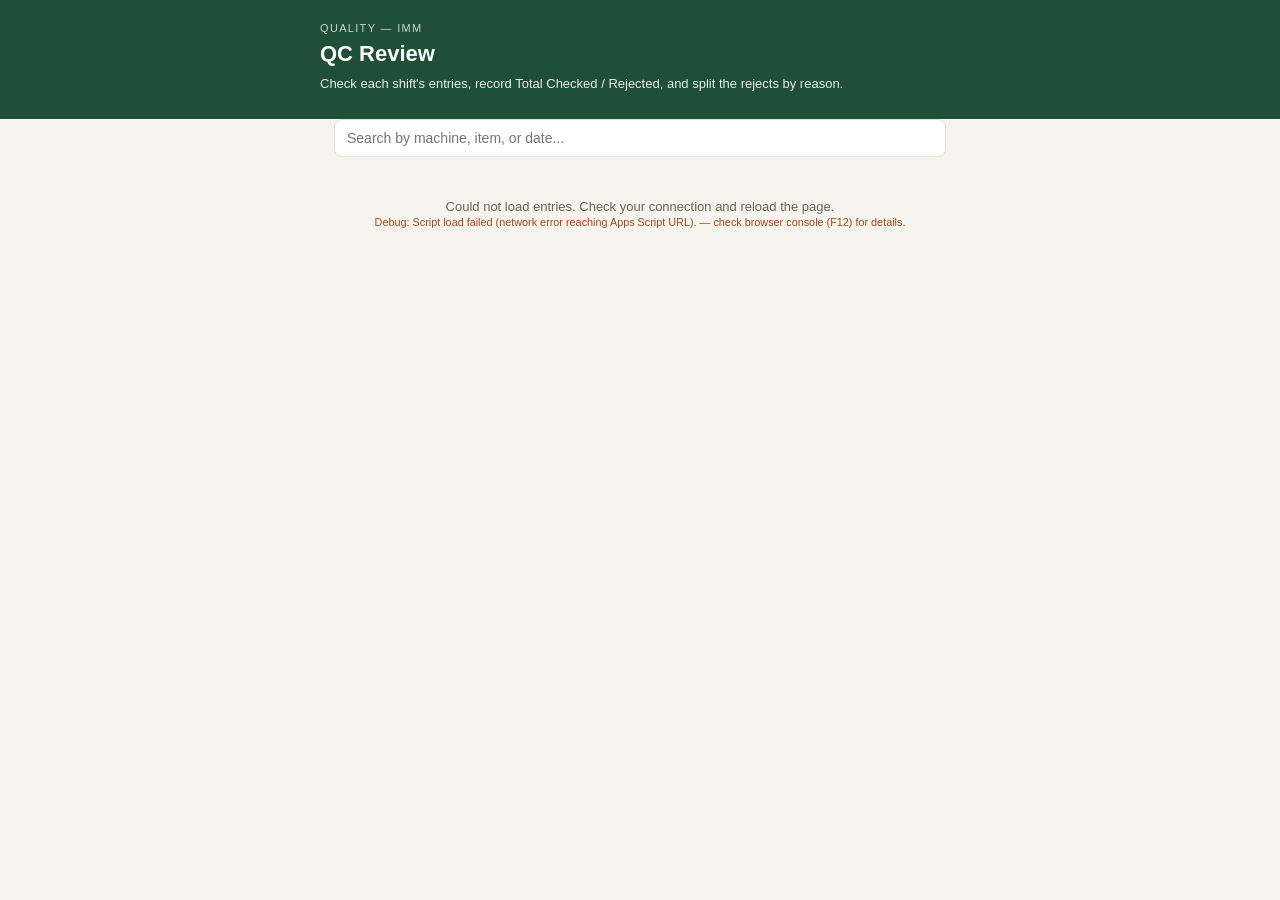
<file: qc-review.html>
<!DOCTYPE html>
<html lang="en">
<head>
<meta charset="UTF-8">
<meta name="viewport" content="width=device-width, initial-scale=1.0">
<title>QC Review — IMM</title>
<style>
  :root{
    --ink:#1c2521; --paper:#f6f4ee; --card:#ffffff; --line:#e4e0d2;
    --accent:#2f6f4e; --accent-dark:#204f38; --muted:#6b6558;
    --bad:#b3401e;
  }
  *{box-sizing:border-box;}
  body{margin:0;font-family:'Segoe UI',Helvetica,Arial,sans-serif;background:var(--paper);color:var(--ink);padding:0 0 60px;}
  .wrap{max-width:640px;margin:0 auto;padding:0 14px;}
  .header{background:var(--accent-dark);color:#fff;padding:22px 14px 26px;}
  .header-inner{max-width:640px;margin:0 auto;}
  .header .eyebrow{text-transform:uppercase;letter-spacing:.12em;font-size:11px;opacity:.75;margin-bottom:6px;}
  .header h1{margin:0 0 6px;font-size:22px;line-height:1.25;}
  .header p{margin:0;font-size:13px;line-height:1.5;opacity:.9;}
  .card{background:var(--card);border:1px solid var(--line);border-radius:10px;padding:14px;margin-top:14px;}
  .card h2{font-size:13px;text-transform:uppercase;letter-spacing:.06em;color:var(--accent-dark);margin:0 0 12px;}
  .field label{display:block;font-size:12px;color:var(--muted);margin-bottom:4px;}
  .field input, .field select{
    width:100%;padding:9px 10px;border:1px solid var(--line);border-radius:6px;
    font-size:14px;font-family:inherit;background:#fdfcf9;color:var(--ink);
  }
  .field input:disabled{background:#f1efe6;color:var(--muted);}
  .field input:read-only{background:#f1efe6;color:var(--ink);font-weight:700;}
  .row{display:grid;grid-template-columns:1fr 1fr;gap:10px;margin-bottom:10px;}
  .row.single{grid-template-columns:1fr;}

  /* list view */
  .search-bar{margin-bottom:12px;}
  .search-bar input{width:100%;padding:10px 12px;border:1px solid var(--line);border-radius:8px;font-size:14px;font-family:inherit;background:#fff;}
  .entry-item{
    display:flex;justify-content:space-between;align-items:center;gap:10px;
    background:var(--card);border:1px solid var(--line);border-radius:10px;
    padding:12px 14px;margin-bottom:8px;cursor:pointer;
  }
  .entry-item:hover{border-color:var(--accent);}
  .entry-main .date{font-size:12px;color:var(--muted);}
  .entry-main .title{font-size:14.5px;font-weight:700;margin:2px 0;}
  .entry-main .sub{font-size:12.5px;color:var(--muted);}
  .entry-badge{font-size:11px;font-weight:700;padding:4px 10px;border-radius:999px;white-space:nowrap;}
  .entry-badge.pending{background:#fdf2df;color:#a5710e;}
  .entry-badge.done{background:#e4f3ea;color:#1d7a4c;}
  .empty-note{text-align:center;color:var(--muted);font-size:13px;padding:30px 10px;}
  .loading-note{text-align:center;color:var(--muted);font-size:13px;padding:30px 10px;}
  .back-btn{
    background:none;border:none;color:var(--accent-dark);font-size:13px;font-weight:700;
    cursor:pointer;padding:0;margin-bottom:14px;display:inline-flex;align-items:center;gap:4px;
  }

  /* detail view */
  .meta-card{background:var(--card);border:1px solid var(--line);border-radius:10px;padding:14px;margin-bottom:14px;}
  .meta-card div{font-size:13.5px;margin-bottom:4px;}
  .meta-card b{color:var(--accent-dark);}

  .rca-row{border:1px solid var(--line);border-radius:8px;padding:10px;margin-bottom:8px;background:#fdfcf9;}
  .rca-row-head{display:flex;justify-content:space-between;align-items:center;margin-bottom:8px;}
  .rca-row-head span{font-size:12px;font-weight:700;color:var(--accent-dark);}
  .rca-remove{background:none;border:none;color:var(--bad);font-size:12px;font-weight:700;cursor:pointer;padding:2px 0;}
  .add-row-btn{
    width:100%;padding:10px;border:1px dashed var(--accent);border-radius:6px;
    background:none;color:var(--accent-dark);font-weight:700;font-size:13px;cursor:pointer;margin-top:4px;
  }
  .add-row-btn:disabled{opacity:.4;cursor:not-allowed;}

  .recon-summary{
    display:flex;justify-content:space-between;align-items:center;font-size:13px;
    margin:10px 0;padding:9px 12px;border-radius:6px;background:#f1efe6;
  }
  .recon-summary.ok{background:#eef6f0;color:var(--accent-dark);}
  .recon-summary.bad{background:#fbe9e3;color:var(--bad);}
  .recon-summary b{font-size:14px;}

  .submit-btn{
    width:100%;background:var(--accent);color:#fff;border:none;padding:14px;
    font-size:15px;font-weight:700;border-radius:6px;cursor:pointer;margin-top:14px;
  }
  .submit-btn:hover{background:var(--accent-dark);}
  .submit-btn:disabled{opacity:.5;cursor:not-allowed;}
  .status-msg{text-align:center;font-size:13px;margin-top:10px;color:var(--muted);}
  .qc-done-note{
    background:#e4f3ea;color:#1d7a4c;border-radius:8px;padding:14px;text-align:center;
    font-size:14px;font-weight:600;margin-top:14px;
  }
</style>
</head>
<body>
<div class="header">
  <div class="header-inner">
    <div class="eyebrow">Quality — IMM</div>
    <h1>QC Review</h1>
    <p>Check each shift's entries, record Total Checked / Rejected, and split the rejects by reason.</p>
  </div>
</div>
<div class="wrap">
  <div id="listView">
    <div class="search-bar"><input type="text" id="searchBox" placeholder="Search by machine, item, or date..."></div>
    <div id="entryList"><div class="loading-note">Loading entries...</div></div>
  </div>

  <div id="detailView" style="display:none;">
    <button class="back-btn" id="backBtn">&larr; Back to list</button>
    <div class="meta-card" id="metaCard"></div>

    <div class="card">
      <h2>Inspection totals</h2>
      <div class="row">
        <div class="field"><label>Total Checked (Pcs)</label><input type="number" id="qc_total_checked" min="0" value="0"></div>
        <div class="field"><label>Total Rejected (Pcs)</label><input type="number" id="qc_total_rejected" min="0" value="0" readonly></div>
      </div>
      <p style="font-size:12px;color:var(--muted);margin:4px 0 0;">Total Checked is entered manually (the sample size QC actually checked). Total Rejected is auto-calculated from the reason rows below.</p>
    </div>

    <div class="card">
      <h2>Reject breakdown by reason</h2>
      <div id="rcaRowsContainer"></div>
      <button class="add-row-btn" id="addRowBtn" type="button">+ Add reason row</button>
      <div class="recon-summary ok" id="reconSummary">Checked: 0 pcs &nbsp;·&nbsp; Rejected: 0 pcs</div>
    </div>

    <div class="card">
      <div class="field"><label>Your name</label><input type="text" id="qc_name" placeholder="Who is submitting this?"></div>
    </div>

    <button class="submit-btn" id="qcSubmitBtn" type="button">Submit QC Review</button>
    <p class="status-msg" id="qcStatusMsg"></p>
    <div class="qc-done-note" id="qcDoneNote" style="display:none;"></div>
  </div>
</div>

<script>
const SHEET_ENDPOINT = "https://script.google.com/macros/s/AKfycbz_92oalEw3YEloH-9wEQ7irO4lslh9kr25_gylP9JmXr5CMpYAA0bJtozHZUpMf_uF/exec";
const REJECT_REASONS = [
  "Short molding / short shot","Flash / burr","Sink mark","Warpage / deformation",
  "Silver streak / splay mark","Weld line / flow mark","Black spot / contamination",
  "Color mismatch / off-shade","Discoloration / burn mark","Dimension out of tolerance",
  "Crack / breakage","Air trap / bubble / void","Gate mark / cut mark issue",
  "Scratch / surface damage","Sticking in mold / ejector mark","Missing part / incomplete assembly",
  "Flow mark / jetting","Delamination","Startup / trial rejection","Other"
];

let ALL_ENTRIES = [];
let currentEntry = null;

function escapeHtml(str){
  return String(str === undefined || str === null ? "" : str)
    .replace(/&/g,"&amp;").replace(/</g,"&lt;").replace(/>/g,"&gt;").replace(/"/g,"&quot;");
}

// Cross-origin fetch() GET requests to an Apps Script /exec URL get
// blocked by the browser's CORS policy on Google's internal redirect,
// even though the exact same URL works fine typed directly into the
// address bar. JSONP avoids this entirely: we load the response through
// a <script> tag (which is never subject to CORS) and the backend wraps
// the JSON in a call to a globally-defined callback function.
let jsonpCounter = 0;
function loadEntriesJsonp(){
  return new Promise((resolve, reject) => {
    const callbackName = 'alelQcCallback_' + (++jsonpCounter) + '_' + Date.now();
    const script = document.createElement('script');
    let settled = false;

    const cleanup = () => {
      delete window[callbackName];
      if(script.parentNode) script.parentNode.removeChild(script);
      clearTimeout(timer);
    };

    const timer = setTimeout(() => {
      if(settled) return;
      settled = true;
      cleanup();
      reject(new Error('Request timed out after 15s (no response from server).'));
    }, 15000);

    window[callbackName] = (data) => {
      if(settled) return;
      settled = true;
      cleanup();
      resolve(data);
    };

    script.onerror = () => {
      if(settled) return;
      settled = true;
      cleanup();
      reject(new Error('Script load failed (network error reaching Apps Script URL).'));
    };

    script.src = SHEET_ENDPOINT + '?action=listEntries&callback=' + encodeURIComponent(callbackName);
    document.body.appendChild(script);
  });
}

function loadEntries(){
  loadEntriesJsonp()
    .then(data => {
      ALL_ENTRIES = (data && data.entries) ? data.entries : [];
      renderList(ALL_ENTRIES);
    })
    .catch(err => {
      console.error('QC review: could not load entries ->', err);
      document.getElementById('entryList').innerHTML =
        '<div class="empty-note">Could not load entries. Check your connection and reload the page.<br><small style="color:#a5451e;">Debug: ' +
        escapeHtml(err && err.message ? err.message : String(err)) +
        ' — check browser console (F12) for details.</small></div>';
    });
}

function renderList(entries){
  const container = document.getElementById('entryList');
  if(!entries || entries.length === 0){
    container.innerHTML = '<div class="empty-note">No OEE entries found yet.</div>';
    return;
  }
  container.innerHTML = '';
  entries.forEach(e => {
    const div = document.createElement('div');
    div.className = 'entry-item';
    const badgeClass = e.qcStatus === 'Completed by QC' ? 'done' : 'pending';
    const badgeText = e.qcStatus === 'Completed by QC' ? 'Reviewed' : 'Pending';
    div.innerHTML = `
      <div class="entry-main">
        <div class="date">${escapeHtml(e.date)} · ${escapeHtml(e.shift)}</div>
        <div class="title">${escapeHtml(e.machine)} — ${escapeHtml(e.item)}</div>
        <div class="sub">Produced ${escapeHtml(e.producedQty)} pcs · Reported reject ${escapeHtml(e.rejectQty)} pcs</div>
      </div>
      <span class="entry-badge ${badgeClass}">${badgeText}</span>
    `;
    div.addEventListener('click', () => openDetail(e));
    container.appendChild(div);
  });
}

document.getElementById('searchBox').addEventListener('input', function(){
  const f = this.value.toLowerCase();
  const filtered = ALL_ENTRIES.filter(e =>
    (e.machine||'').toLowerCase().includes(f) ||
    (e.item||'').toLowerCase().includes(f) ||
    (e.date||'').toLowerCase().includes(f)
  );
  renderList(filtered);
});

function openDetail(entry){
  currentEntry = entry;
  document.getElementById('listView').style.display = 'none';
  document.getElementById('detailView').style.display = 'block';
  document.getElementById('qcDoneNote').style.display = 'none';
  document.getElementById('qcStatusMsg').textContent = '';

  const isLocked = entry.qcStatus === 'Completed by QC';

  document.getElementById('metaCard').innerHTML = `
    <div><b>Date:</b> ${escapeHtml(entry.date)} &nbsp; <b>Shift:</b> ${escapeHtml(entry.shift)}</div>
    <div><b>Machine:</b> ${escapeHtml(entry.machine)}</div>
    <div><b>Item:</b> ${escapeHtml(entry.item)}</div>
    <div><b>Produced qty:</b> ${escapeHtml(entry.producedQty)} pcs</div>
    <div><b>Reported reject qty (by operator):</b> ${escapeHtml(entry.rejectQty)} pcs</div>
  ` + (isLocked ? `
    <div style="margin-top:8px;padding-top:8px;border-top:1px solid var(--line);">
      <b>Already reviewed by QC</b> — ${escapeHtml(entry.qcSubmittedBy || '')} on ${escapeHtml(entry.qcSubmittedAt || '')}<br>
      Verified Quality: ${escapeHtml(entry.qcVerifiedQuality || '')} &nbsp;·&nbsp; Verified OEE: ${escapeHtml(entry.qcVerifiedOeePercent || '')}
    </div>
  ` : '');

  // Total Checked (Pcs) is now typed in directly by QC — it's the actual
  // sample size checked, and does not need to derive from or match the
  // reason rows below (a single checked batch can span multiple reject
  // reasons, so summing rows for "checked" was double counting / wrong).
  // Total Rejected (Pcs) still auto-sums from the reason rows.
  if(isLocked){
    document.getElementById('qc_total_checked').value = entry.qcTotalChecked || 0;
    document.getElementById('qc_total_checked').disabled = true;
  } else {
    document.getElementById('qc_total_checked').value = 0;
    document.getElementById('qc_total_checked').disabled = false;
  }

  // Once QC has submitted a review, this entry is locked: reopening it
  // shows exactly what was submitted, read-only — it can no longer be
  // edited or resubmitted (that used to silently overwrite the original
  // review every time someone reopened the entry).
  document.getElementById('rcaRowsContainer').innerHTML = '';
  if(isLocked){
    let anyRow = false;
    for(let n = 1; n <= 8; n++){
      const rejectedVal = entry['qcRow' + n + '_rejected'];
      const reasonVal = entry['qcRow' + n + '_reason'];
      if((rejectedVal === undefined || rejectedVal === '') && !reasonVal){ continue; }
      anyRow = true;
      addReasonRow({
        rejected: rejectedVal,
        reason: reasonVal
      }, true);
    }
    if(!anyRow) addReasonRow(null, true);
    document.getElementById('addRowBtn').style.display = 'none';
    document.getElementById('qc_name').value = entry.qcSubmittedBy || '';
    document.getElementById('qc_name').disabled = true;
    document.getElementById('qcSubmitBtn').style.display = 'none';
  } else {
    addReasonRow();
    document.getElementById('addRowBtn').style.display = '';
    document.getElementById('qc_name').value = '';
    document.getElementById('qc_name').disabled = false;
    document.getElementById('qcSubmitBtn').style.display = '';
  }
  updateReconSummary();
}

document.getElementById('backBtn').addEventListener('click', function(){
  document.getElementById('detailView').style.display = 'none';
  document.getElementById('listView').style.display = 'block';
  loadEntries();
});

function addReasonRow(prefill, locked){
  const container = document.getElementById('rcaRowsContainer');
  const rows = container.querySelectorAll('.rca-row');
  if(rows.length >= 8) return;
  const idx = rows.length + 1;
  const row = document.createElement('div');
  row.className = 'rca-row';
  const optionsHtml = REJECT_REASONS.map(r => `<option value="${escapeHtml(r)}">${escapeHtml(r)}</option>`).join('');
  row.innerHTML = `
    <div class="rca-row-head">
      <span>Reason ${idx}</span>
      <button type="button" class="rca-remove">Remove</button>
    </div>
    <div class="row single">
      <div class="field"><label>RCA Reason</label>
        <select class="rca-reason"><option value="">Choose reason</option>${optionsHtml}</select>
      </div>
    </div>
    <div class="row single">
      <div class="field"><label>Item Rejected</label><input type="number" class="rca-rejected" min="0" value="0"></div>
    </div>
  `;
  if(prefill){
    row.querySelector('.rca-rejected').value = prefill.rejected || 0;
    row.querySelector('.rca-reason').value = prefill.reason || '';
  }
  if(locked){
    row.querySelector('.rca-rejected').disabled = true;
    row.querySelector('.rca-reason').disabled = true;
    row.querySelector('.rca-remove').style.display = 'none';
  } else {
    row.querySelector('.rca-remove').addEventListener('click', () => { row.remove(); updateReconSummary(); });
    row.querySelector('.rca-rejected').addEventListener('input', updateReconSummary);
  }
  container.appendChild(row);
}

document.getElementById('addRowBtn').addEventListener('click', addReasonRow);
document.getElementById('qc_total_checked').addEventListener('input', updateReconSummary);

// Total Rejected (Pcs) is still always the sum of the "Item Rejected"
// values across the reason rows below. Total Checked (Pcs) is now a
// plain manual entry (the actual sample size QC inspected) and is read
// directly from its own input rather than being derived from the rows.
function updateReconSummary(){
  let sumRejected = 0;
  document.querySelectorAll('.rca-row').forEach(row => {
    sumRejected += parseFloat(row.querySelector('.rca-rejected').value) || 0;
  });
  document.getElementById('qc_total_rejected').value = sumRejected;
  const totalChecked = parseFloat(document.getElementById('qc_total_checked').value) || 0;
  const el = document.getElementById('reconSummary');
  el.innerHTML = `Checked: <b>${totalChecked}</b> pcs &nbsp;·&nbsp; Rejected: <b>${sumRejected}</b> pcs`;
  el.className = 'recon-summary ok';
  return { totalChecked, totalRejected: sumRejected, sumRejected };
}

document.getElementById('qcSubmitBtn').addEventListener('click', function(){
  const statusEl = document.getElementById('qcStatusMsg');
  const btn = this;
  const recon = updateReconSummary();
  const qcName = document.getElementById('qc_name').value.trim();

  if(!qcName){
    statusEl.textContent = 'Please enter your name.';
    statusEl.style.color = '#b3401e';
    return;
  }
  if(recon.totalChecked <= 0){
    statusEl.textContent = 'Total Checked must be greater than 0.';
    statusEl.style.color = '#b3401e';
    return;
  }
  if(recon.totalRejected > recon.totalChecked){
    statusEl.textContent = 'Total Rejected cannot be more than Total Checked.';
    statusEl.style.color = '#b3401e';
    return;
  }

  const payload = {
    action: 'qcSubmit',
    entryId: currentEntry.entryId,
    qcName: qcName,
    totalChecked: recon.totalChecked,
    totalRejected: recon.totalRejected
  };
  document.querySelectorAll('.rca-row').forEach((row, i) => {
    const n = i + 1;
    payload['qcRow' + n + '_rejected'] = row.querySelector('.rca-rejected').value;
    payload['qcRow' + n + '_reason'] = row.querySelector('.rca-reason').value;
  });

  btn.disabled = true;
  statusEl.textContent = 'Submitting...';
  statusEl.style.color = '#6b6558';

  fetch(SHEET_ENDPOINT, {
    method: 'POST',
    mode: 'no-cors',
    headers: { 'Content-Type': 'text/plain;charset=utf-8' },
    body: JSON.stringify(payload)
  }).then(() => {
    statusEl.textContent = '';
    document.getElementById('qcDoneNote').style.display = 'block';
    document.getElementById('qcDoneNote').textContent = 'QC review saved for this entry.';
    btn.disabled = false;
  }).catch(() => {
    statusEl.textContent = 'Submitted (response not confirmed — please check the sheet).';
    statusEl.style.color = '#6b6558';
    btn.disabled = false;
  });
});

loadEntries();
</script>
</body>
</html>
</file>
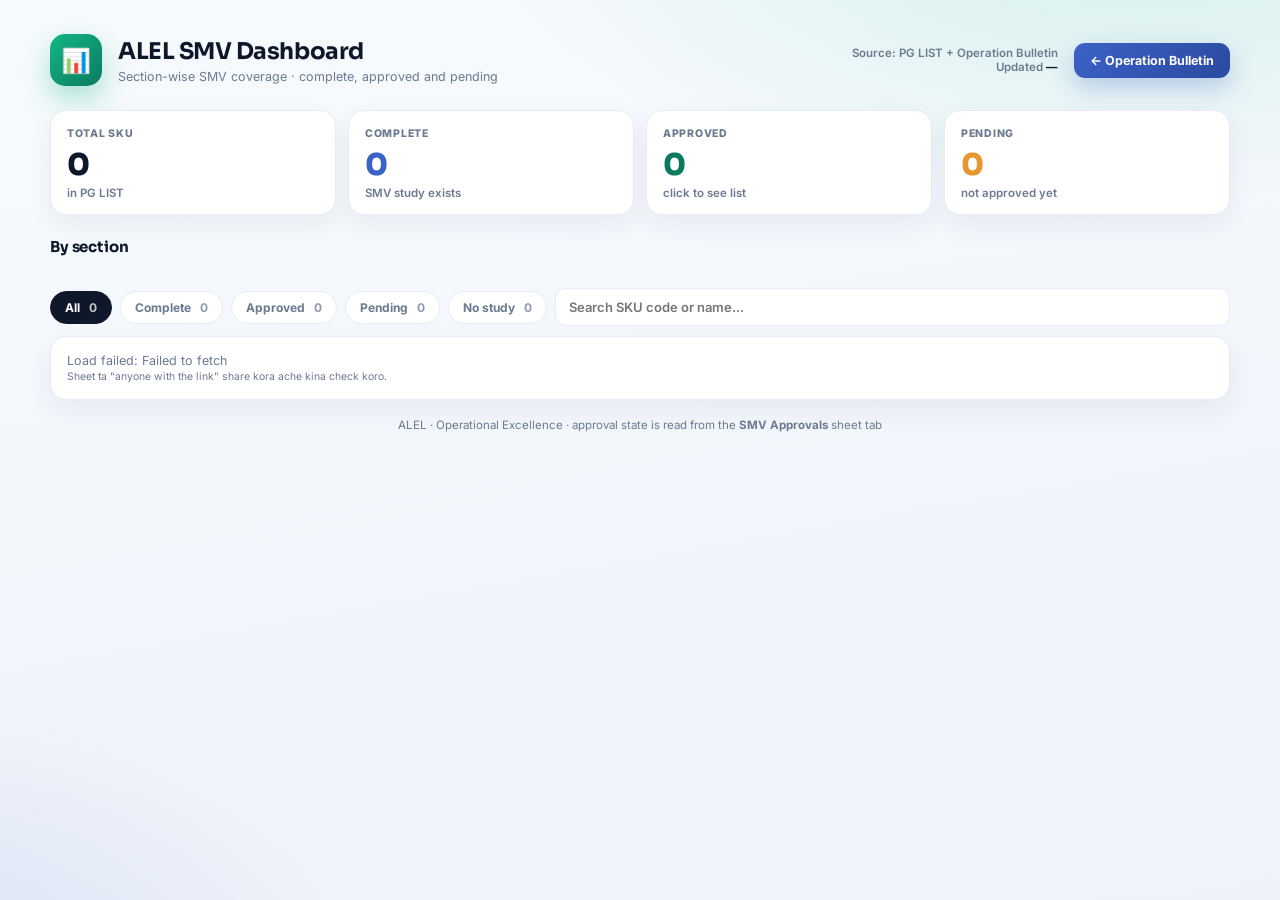
<file: smv-dashboard.html>
<!DOCTYPE html>
<html lang="en">
<head>
<meta charset="utf-8">
<meta name="viewport" content="width=device-width, initial-scale=1, viewport-fit=cover">
<title>ALEL SMV Dashboard — Complete / Approved / Pending</title>
<link rel="preconnect" href="https://fonts.googleapis.com">
<link rel="preconnect" href="https://fonts.gstatic.com" crossorigin>
<link href="https://fonts.googleapis.com/css2?family=Inter:wght@400;600;700;800&family=Sora:wght@600;700;800&display=swap" rel="stylesheet">
<style>
  *{box-sizing:border-box;margin:0;padding:0;}
  :root{
    --ink:#0f172a; --mut:#6b7a90; --line:#e6edf6; --teal:#12b886; --teal-d:#0b7a5f;
    --blue:#3b62c7; --amber:#e8962f; --red:#e2564a; --card:#ffffff;
  }
  body{
    font-family:'Inter',system-ui,Arial,sans-serif;color:var(--ink);min-height:100vh;
    background:radial-gradient(1100px 520px at 88% -12%,rgba(18,184,134,.16),transparent 60%),
               radial-gradient(900px 520px at -10% 108%,rgba(59,98,199,.14),transparent 55%),
               linear-gradient(170deg,#f7fafd,#eef3fa);
    padding:0 16px 64px;
  }
  .wrap{max-width:1180px;margin:0 auto;}
  header.hero{padding:34px 0 18px;display:flex;align-items:center;gap:16px;flex-wrap:wrap;}
  .logo{width:52px;height:52px;border-radius:15px;display:grid;place-items:center;font-size:24px;
        background:linear-gradient(135deg,#12b886,#0b7a5f);color:#fff;box-shadow:0 12px 28px rgba(18,184,134,.35);}
  .hero h1{font-family:'Sora',sans-serif;font-size:23px;letter-spacing:-.02em;}
  .hero p{font-size:12.5px;color:var(--mut);margin-top:3px;}
  .hero .spacer{flex:1;}
  .hero .meta{font-size:11.5px;color:var(--mut);text-align:right;font-weight:600;}
  .hero .meta b{color:var(--ink);}
  .hero a.btn{display:inline-flex;align-items:center;gap:7px;text-decoration:none;font:700 12.5px Inter,sans-serif;
    color:#fff;background:linear-gradient(135deg,#3b62c7,#2b4aa0);padding:10px 16px;border-radius:11px;
    box-shadow:0 10px 24px rgba(59,98,199,.28);}
  .hero a.btn:hover{filter:brightness(1.06);}

  .kpis{display:grid;grid-template-columns:repeat(4,1fr);gap:12px;margin:6px 0 22px;}
  .kpi{background:var(--card);border:1px solid var(--line);border-radius:16px;padding:16px 16px 14px;
       box-shadow:0 10px 26px rgba(16,32,64,.06);cursor:pointer;transition:transform .12s,box-shadow .12s;}
  .kpi:hover{transform:translateY(-2px);box-shadow:0 16px 34px rgba(16,32,64,.10);}
  .kpi .lab{font-size:10.5px;font-weight:800;letter-spacing:.07em;text-transform:uppercase;color:var(--mut);}
  .kpi .val{font-family:'Sora',sans-serif;font-size:30px;font-weight:800;margin-top:6px;letter-spacing:-.02em;}
  .kpi .sub{font-size:11.5px;color:var(--mut);font-weight:600;margin-top:2px;}
  .kpi.k-total .val{color:var(--ink);}
  .kpi.k-comp .val{color:var(--blue);}
  .kpi.k-appr .val{color:var(--teal-d);}
  .kpi.k-pend .val{color:var(--amber);}
  .kpi.on{outline:2px solid rgba(18,184,134,.55);outline-offset:2px;}

  h2.sec-h{font-family:'Sora',sans-serif;font-size:15px;margin:22px 0 10px;letter-spacing:-.01em;}
  .sections{display:grid;grid-template-columns:repeat(3,1fr);gap:14px;}
  .scard{background:var(--card);border:1px solid var(--line);border-radius:18px;padding:16px;box-shadow:0 10px 26px rgba(16,32,64,.06);}
  .scard .top{display:flex;align-items:center;gap:10px;margin-bottom:12px;}
  .scard .dot{width:10px;height:10px;border-radius:50%;}
  .scard .nm{font-family:'Sora',sans-serif;font-weight:800;font-size:15px;}
  .scard .tag{margin-left:auto;font-size:10px;font-weight:800;letter-spacing:.05em;text-transform:uppercase;
    padding:4px 9px;border-radius:999px;background:#f2f6fb;color:var(--mut);}
  .srow{display:grid;grid-template-columns:1fr 1fr;gap:8px;}
  .cell{border:1px solid var(--line);border-radius:12px;padding:9px 11px;cursor:pointer;transition:background .12s;}
  .cell:hover{background:#f7fbff;}
  .cell.on{background:#eefaf5;border-color:rgba(18,184,134,.5);}
  .cell .l{font-size:10px;font-weight:800;letter-spacing:.05em;text-transform:uppercase;color:var(--mut);}
  .cell .v{font-family:'Sora',sans-serif;font-size:19px;font-weight:800;margin-top:2px;}
  .cell.c-comp .v{color:var(--blue);} .cell.c-appr .v{color:var(--teal-d);}
  .cell.c-pend .v{color:var(--amber);} .cell.c-nost .v{color:var(--red);}

  .bar{display:flex;gap:8px;flex-wrap:wrap;align-items:center;margin:22px 0 10px;}
  .chip{border:1px solid var(--line);background:#fff;color:var(--mut);border-radius:999px;padding:8px 14px;
    font:700 12px Inter,sans-serif;cursor:pointer;}
  .chip.on{background:var(--ink);color:#fff;border-color:var(--ink);}
  .chip i{font-style:normal;margin-left:6px;opacity:.75;}
  .bar input{flex:1;min-width:180px;padding:10px 13px;border:1px solid var(--line);border-radius:11px;
    font:600 13px Inter,sans-serif;outline:none;background:#fff;}
  .bar input:focus{border-color:var(--teal);box-shadow:0 0 0 3px rgba(18,184,134,.14);}

  .tbl{background:var(--card);border:1px solid var(--line);border-radius:16px;overflow:hidden;box-shadow:0 10px 26px rgba(16,32,64,.06);}
  table{width:100%;border-collapse:collapse;font-size:12.5px;}
  thead th{background:#f6f9fd;text-align:left;padding:11px 14px;font-size:10.5px;letter-spacing:.06em;
    text-transform:uppercase;color:var(--mut);border-bottom:1px solid var(--line);white-space:nowrap;}
  tbody td{padding:10px 14px;border-bottom:1px solid #f0f4fa;vertical-align:middle;}
  tbody tr:last-child td{border-bottom:0;}
  tbody tr:hover{background:#fbfdff;}
  td.code{font-weight:700;font-variant-numeric:tabular-nums;}
  td.num{text-align:right;font-variant-numeric:tabular-nums;}
  .pill{display:inline-block;font-size:10.5px;font-weight:800;padding:4px 9px;border-radius:999px;}
  .p-appr{background:#e6f8f1;color:var(--teal-d);}
  .p-comp{background:#e9f0ff;color:#2b4aa0;}
  .p-open{background:#fff4e3;color:#a8630c;}
  .p-nost{background:#fdeceb;color:#b3372d;}
  .s-gss{color:#3b62c7;} .s-led{color:#c98a1e;} .s-hap{color:#0b7a5f;}
  .empty{padding:26px 14px;text-align:center;color:var(--mut);font-size:13px;}
  .foot{margin-top:18px;font-size:11.5px;color:var(--mut);text-align:center;}
  .load{padding:16px;font-size:12.5px;color:var(--mut);}
  @media(max-width:900px){.kpis{grid-template-columns:repeat(2,1fr);}.sections{grid-template-columns:1fr;}}
</style>
</head>
<body>
<div class="wrap">
  <header class="hero">
    <div class="logo">&#128202;</div>
    <div>
      <h1>ALEL SMV Dashboard</h1>
      <p>Section-wise SMV coverage &middot; complete, approved and pending</p>
    </div>
    <div class="spacer"></div>
    <div class="meta">Source: PG LIST + Operation Bulletin<br>Updated <b id="stamp">&mdash;</b></div>
    <a class="btn" href="operation-bulletin.html">&#8592; Operation Bulletin</a>
  </header>

  <div class="kpis">
    <div class="kpi k-total" data-f="all"><div class="lab">Total SKU</div><div class="val" id="kTotal">0</div><div class="sub" id="kTotalSub">in PG LIST</div></div>
    <div class="kpi k-comp" data-f="complete"><div class="lab">Complete</div><div class="val" id="kComp">0</div><div class="sub">SMV study exists</div></div>
    <div class="kpi k-appr" data-f="approved"><div class="lab">Approved</div><div class="val" id="kAppr">0</div><div class="sub">click to see list</div></div>
    <div class="kpi k-pend" data-f="pending"><div class="lab">Pending</div><div class="val" id="kPend">0</div><div class="sub">not approved yet</div></div>
  </div>

  <h2 class="sec-h">By section</h2>
  <div class="sections" id="sections"></div>

  <div class="bar">
    <button class="chip on" data-f="all">All <i id="cAll">0</i></button>
    <button class="chip" data-f="complete">Complete <i id="cComp">0</i></button>
    <button class="chip" data-f="approved">Approved <i id="cAppr">0</i></button>
    <button class="chip" data-f="pending">Pending <i id="cPend">0</i></button>
    <button class="chip" data-f="nostudy">No study <i id="cNo">0</i></button>
    <input id="q" type="search" placeholder="Search SKU code or name...">
  </div>

  <div class="tbl">
    <div class="load" id="load">Loading sheet data...</div>
    <table id="tbl" style="display:none">
      <thead><tr>
        <th>Item Code</th><th>Product Name</th><th>Section</th>
        <th style="text-align:right">SMV</th><th style="text-align:right">MP</th>
        <th>Study</th><th>Approval</th>
      </tr></thead>
      <tbody id="tbody"></tbody>
    </table>
  </div>

  <div class="foot">ALEL &middot; Operational Excellence &middot; approval state is read from the <b>SMV Approvals</b> sheet tab</div>
</div>

<script>
(function(){
  var SHEET_PG = "1GpALH7TsJ0eW-Ko8ejzV8oQF073dhe7Eb9930o0qvSo";
  var URL_PG   = "https://docs.google.com/spreadsheets/d/"+SHEET_PG+"/gviz/tq?tqx=out:csv&sheet=PG%20LIST";
  var URL_APPR = "https://docs.google.com/spreadsheets/d/"+SHEET_PG+"/gviz/tq?tqx=out:csv&sheet=SMV%20Approvals";
  var URL_IDX  = "ob-home.html";
  var URL_BE    = "https://script.google.com/macros/s/AKfycbzDVpC-tm_KHkvEwt19aM_ttWckDFawrTWtb_jh9D7X1matnRchBbAEthgrd8Bbobia/exec";

  var ROWS = [], FILTER = "all", Q = "", SECF = "";

  function parseCsv(text){
    var rows=[], row=[], f="", q=false;
    for(var i=0;i<text.length;i++){
      var c=text[i];
      if(q){ if(c==='"'){ if(text[i+1]==='"'){ f+='"'; i++; } else q=false; } else f+=c; }
      else if(c==='"') q=true;
      else if(c===","){ row.push(f); f=""; }
      else if(c.charCodeAt(0)===10){ row.push(f); rows.push(row); row=[]; f=""; }
      else if(c.charCodeAt(0)!==13) f+=c;
    }
    if(f.length||row.length){ row.push(f); rows.push(row); }
    return rows;
  }
  function col(hdr, re){ for(var i=0;i<hdr.length;i++){ if(re.test(String(hdr[i]||"").trim())) return i; } return -1; }
  function num(v){ var n=parseFloat(String(v==null?"":v).replace(/[%,\s]/g,"")); return isFinite(n)?n:0; }
  function txt(v){ return String(v==null?"":v).replace(/\s+/g," ").trim(); }

  function fmt(n, d){ return n==null ? "&ndash;" : (+n).toFixed(d); }

  function load(){
    var pPg = fetch(URL_PG,{cache:"no-store"}).then(function(r){ return r.text(); });
    var pAp = fetch(URL_APPR,{cache:"no-store"}).then(function(r){ return r.text(); }).catch(function(){ return ""; });
    var pIx = fetch(URL_IDX,{cache:"no-store"}).then(function(r){ return r.text(); }).then(function(t){
    var m = t.match(/<script id="data-index"[^>]*>([\s\S]*?)<\/script>/);
    if(!m) return [];
    try { return JSON.parse(m[1]); } catch(e){ return []; }
  }).catch(function(){ return []; });
    Promise.all([pPg,pAp,pIx]).then(function(res){
      var pgCsv = parseCsv(res[0]||""), apCsv = res[1]?parseCsv(res[1]):[], idx = res[2]||[];


      var idxMap = {};
      (Array.isArray(idx)?idx:[]).forEach(function(o){ if(o && o.c) idxMap[String(o.c)] = o; });

      var apprMap = {};
      if(apCsv.length>1){
        var ha = (apCsv[0]||[]);
        var ca = col(ha,/^code$/i), aa = col(ha,/^a$/i);
        if(ca>=0){
          apCsv.slice(1).forEach(function(r){
            var c = txt(r[ca]).replace(/\.0$/,""); if(!c) return;
            if(aa>=0 && num(r[aa])>0) apprMap[c]=1;
          });
        }
      }

      var hdr = pgCsv[0]||[];
      var cCode = col(hdr,/^code$/i), cName = col(hdr,/product\s*name/i),
          cSec = col(hdr,/^section$/i), cSmv = col(hdr,/^smv$/i), cPg = col(hdr,/^pg$/i);
      var map = {};
      pgCsv.slice(1).forEach(function(r){
        var code = txt(r[cCode]).replace(/\.0$/,"");
        if(!code) return;
        var i = idxMap[code] || null;
        var sec = txt(r[cSec]).toUpperCase();
        var pg  = txt(r[cPg]);
        if(!sec){
          var p = pg.toLowerCase();
          sec = (p.indexOf("gss")>=0||p.indexOf("switch")>=0||p.indexOf("socket")>=0||p.indexOf("mcb")>=0) ? "GSS"
              : (p.indexOf("led")>=0||p.indexOf("light")>=0||p.indexOf("panel")>=0) ? "LED"
              : (p.indexOf("hap")>=0||p.indexOf("kettle")>=0||p.indexOf("cooker")>=0) ? "HAP" : "OTHER";
        }
        var smv = i && i.smv ? +i.smv : (num(r[cSmv])>0 ? num(r[cSmv]) : null);
        map[code] = {
          code: code,
          name: (i && i.n) ? i.n : (txt(r[cName]) || code),
          sec: sec,
          smv: smv,
          mp: (i && i.mp) ? +i.mp : null,
          ops: i ? (+i.ops||0) : 0,
          complete: !!(i && (+i.ops||0) > 0),
          approved: !!(apprMap[code] || (i && +i.appr === 1))
        };
      });

      ROWS = Object.keys(map).map(function(k){ return map[k]; });
      ROWS.sort(function(a,b){ return (a.sec+ a.name).localeCompare(b.sec + b.name); });

      document.getElementById('load').style.display='none';
      document.getElementById('tbl').style.display='table';
      document.getElementById('stamp').textContent = new Date().toLocaleString();
      render();
    }).catch(function(e){
      document.getElementById('load').innerHTML = 'Load failed: ' + (e && e.message ? e.message : e) +
        '<br><small>Sheet ta "anyone with the link" share kora ache kina check koro.</small>';
    });
  }

  function match(r){
    if(SECF && r.sec !== SECF) return false;
    if(FILTER==='complete' && !r.complete) return false;
    if(FILTER==='approved' && !r.approved) return false;
    if(FILTER==='pending'  && r.approved) return false;
    if(FILTER==='nostudy'  && r.complete) return false;
    if(Q){
      var s=(r.code+' '+r.name).toLowerCase();
      if(s.indexOf(Q)<0) return false;
    }
    return true;
  }

  function render(){
    var tot=ROWS.length, comp=0, appr=0, pend=0, no=0;
    var secAgg={};
    ROWS.forEach(function(r){
      if(r.complete) comp++;
      if(r.approved) appr++;
      if(!r.complete) no++;
      var s=r.sec||'OTHER';
      var a=secAgg[s]||(secAgg[s]={tot:0,comp:0,appr:0,pend:0,no:0});
      a.tot++; if(r.complete)a.comp++; if(r.approved)a.appr++; a.pend = a.comp - a.appr; if(!r.complete)a.no++;
    });
    pend = comp - appr;

    document.getElementById('kTotal').textContent=tot;
    document.getElementById('kComp').textContent=comp;
    document.getElementById('kAppr').textContent=appr;
    document.getElementById('kPend').textContent=pend;
    document.getElementById('cAll').textContent=tot;
    document.getElementById('cComp').textContent=comp;
    document.getElementById('cAppr').textContent=appr;
    document.getElementById('cPend').textContent=pend;
    document.getElementById('cNo').textContent=no;

    var order=['GSS','LED','HAP','OTHER'], colors={GSS:'#3b62c7',LED:'#e8962f',HAP:'#12b886',OTHER:'#8a97a8'};
    var html='';
    order.forEach(function(s){
      var a=secAgg[s]; if(!a) return;
      html+='<div class="scard" data-sec="'+s+'">'+
        '<div class="top"><span class="dot" style="background:'+colors[s]+'"></span>'+
        '<span class="nm">'+s+' Section</span><span class="tag">'+a.tot+' SKU</span></div>'+
        '<div class="srow">'+
          '<div class="cell c-comp" data-sec="'+s+'" data-f="complete"><div class="l">Complete</div><div class="v">'+a.comp+'</div></div>'+
          '<div class="cell c-appr" data-sec="'+s+'" data-f="approved"><div class="l">Approved</div><div class="v">'+a.appr+'</div></div>'+
          '<div class="cell c-pend" data-sec="'+s+'" data-f="pending"><div class="l">Pending</div><div class="v">'+a.pend+'</div></div>'+
          '<div class="cell c-nost" data-sec="'+s+'" data-f="nostudy"><div class="l">No study</div><div class="v">'+a.no+'</div></div>'+
        '</div></div>';
    });
    document.getElementById('sections').innerHTML=html;

    var rows=ROWS.filter(match);
    var tb=document.getElementById('tbody');
    if(!rows.length){
      tb.innerHTML='<tr><td colspan="7"><div class="empty">Kono SKU nei ei filter e.</div></td></tr>';
      return;
    }
    var s='';
    rows.forEach(function(r){
      var st = r.approved ? '<span class="pill p-appr">Approved</span>'
             : r.complete ? '<span class="pill p-comp">Complete</span>'
             : '<span class="pill p-nost">No study</span>';
      s+='<tr>'+
        '<td class="code">'+r.code+'</td>'+
        '<td>'+r.name+'</td>'+
        '<td class="s-'+r.sec.toLowerCase()+'"><b>'+r.sec+'</b></td>'+
        '<td class="num">'+fmt(r.smv,4)+'</td>'+
        '<td class="num">'+(r.mp!=null?Math.round(r.mp):'&ndash;')+'</td>'+
        '<td>'+(r.complete?'<span class="pill p-comp">'+r.ops+' ops</span>':'<span class="pill p-nost">none</span>')+'</td>'+
        '<td>'+st+'</td>'+
      '</tr>';
    });
    tb.innerHTML=s;
  }

  document.querySelectorAll('.chip').forEach(function(c){
    c.addEventListener('click', function(){
      document.querySelectorAll('.chip').forEach(function(x){ x.classList.remove('on'); });
      c.classList.add('on');
      FILTER=c.getAttribute('data-f'); SECF='';
      document.querySelectorAll('.kpi').forEach(function(k){ k.classList.remove('on'); });
      document.querySelectorAll('.cell').forEach(function(k){ k.classList.remove('on'); });
      render();
    });
  });
  document.querySelectorAll('.kpi').forEach(function(k){
    k.addEventListener('click', function(){
      FILTER=k.getAttribute('data-f'); SECF=''; Q='';
      document.getElementById('q').value='';
      document.querySelectorAll('.kpi').forEach(function(x){ x.classList.remove('on'); });
      k.classList.add('on');
      document.querySelectorAll('.cell').forEach(function(x){ x.classList.remove('on'); });
      document.querySelectorAll('.chip').forEach(function(x){
        x.classList.toggle('on', x.getAttribute('data-f')===FILTER);
      });
      render();
      document.querySelector('.bar').scrollIntoView({behavior:'smooth', block:'center'});
    });
  });
  document.getElementById('sections').addEventListener('click', function(ev){
    var cell=ev.target.closest('.cell'); if(!cell) return;
    FILTER=cell.getAttribute('data-f')||'all';
    SECF=cell.getAttribute('data-sec')||'';
    Q=''; document.getElementById('q').value='';
    document.querySelectorAll('.cell').forEach(function(x){ x.classList.remove('on'); });
    cell.classList.add('on');
    document.querySelectorAll('.chip').forEach(function(x){
      x.classList.toggle('on', x.getAttribute('data-f')===FILTER);
    });
    render();
    document.querySelector('.bar').scrollIntoView({behavior:'smooth', block:'center'});
  });
  document.getElementById('q').addEventListener('input', function(e){
    Q=e.target.value.trim().toLowerCase();
    render();
  });

  load();
})();
</script>
</body>
</html>
</file>
<file: dashboard/styles.css>
/* =========================================================
   ALEL Production — Live BI Dashboard
   ========================================================= */
:root {
  --bg: #070b14;
  --bg-2: #0d1322;
  --panel: #101827;
  --panel-2: #131c2e;
  --border: rgba(255, 255, 255, 0.08);
  --border-2: rgba(255, 255, 255, 0.14);
  --text: #e9eefb;
  --muted: #8ea0bd;
  --accent: #2fbf7a;
  --accent-2: #22d3ee;
  --c1: #22d3ee; --c2: #6366f1; --c3: #a855f7; --c4: #34d399;
  --c5: #f59e0b; --c6: #ef4444; --c7: #14b8a6; --c8: #eab308;
  --c9: #f472b6; --c10: #38bdf8;
  --radius: 16px;
  --shadow: 0 20px 50px -34px rgba(0, 0, 0, 0.9);
  --ease: cubic-bezier(0.22, 1, 0.36, 1);
}
[data-theme="light"] {
  --bg: #eef2f8;
  --bg-2: #ffffff;
  --panel: #ffffff;
  --panel-2: #f6f8fc;
  --border: rgba(15, 23, 42, 0.1);
  --border-2: rgba(15, 23, 42, 0.16);
  --text: #0f172a;
  --muted: #5a6780;
  --shadow: 0 20px 50px -40px rgba(20, 30, 70, 0.45);
}

* { margin: 0; padding: 0; box-sizing: border-box; }
html, body { height: 100%; }
body {
  font-family: "Inter", "Segoe UI", system-ui, -apple-system, sans-serif;
  background: var(--bg);
  color: var(--text);
  min-height: 100vh;
  overflow-x: hidden;
  transition: background .4s, color .4s;
}
::-webkit-scrollbar { width: 10px; height: 10px; }
::-webkit-scrollbar-thumb { background: var(--border-2); border-radius: 8px; }
::-webkit-scrollbar-track { background: transparent; }

/* ---------------- Top bar ---------------- */
.topbar {
  position: sticky; top: 0; z-index: 60;
  display: flex; align-items: center; gap: 14px; flex-wrap: wrap;
  padding: 12px clamp(12px, 2.5vw, 26px);
  background: color-mix(in srgb, var(--bg) 82%, transparent);
  backdrop-filter: blur(16px);
  border-bottom: 1px solid var(--border);
}
.brand { display: flex; align-items: center; gap: 12px; margin-right: auto; }
.brand .logo {
  width: 40px; height: 40px; border-radius: 12px; display: grid; place-items: center;
  background: linear-gradient(135deg, #3a8a61, #1f6f4e); color: #fff; font-weight: 800; font-size: 15px;
  box-shadow: 0 0 26px -8px var(--accent);
}
.brand h1 { font-size: 17px; font-weight: 800; letter-spacing: -0.01em; }
.brand small { display: block; font-size: 11px; color: var(--muted); font-weight: 600; letter-spacing: .04em; }

.live-pill {
  display: inline-flex; align-items: center; gap: 8px;
  padding: 7px 13px; border-radius: 999px; border: 1px solid var(--border);
  background: var(--panel); font-size: 12.5px; color: var(--muted); font-weight: 600;
}
.live-dot { width: 8px; height: 8px; border-radius: 50%; background: var(--accent); box-shadow: 0 0 0 0 rgba(47,191,122,.7); animation: pulse 1.8s infinite; }
.live-pill.updating .live-dot { background: var(--c5); animation: pulse 0.8s infinite; }
@keyframes pulse { 70% { box-shadow: 0 0 0 9px transparent; } 100% { box-shadow: 0 0 0 0 transparent; } }

.tbtn {
  display: inline-flex; align-items: center; gap: 8px;
  padding: 9px 15px; border-radius: 11px; border: 1px solid var(--border);
  background: var(--panel); color: var(--text); font-weight: 600; font-size: 13px; cursor: pointer;
  transition: .25s var(--ease);
}
.tbtn:hover { border-color: var(--accent); transform: translateY(-2px); }
.tbtn svg { width: 16px; height: 16px; }
.tbtn.primary { background: linear-gradient(135deg, #2fbf7a, #1f8f5c); color: #04120b; border-color: transparent; }
.tbtn.spin svg { animation: spin 0.9s linear infinite; }
@keyframes spin { to { transform: rotate(360deg); } }
.install-btn { display: none; }
.install-btn.show { display: inline-flex; }

/* ---------------- Slicers ---------------- */
.slicers {
  display: flex; gap: 12px; flex-wrap: wrap; align-items: flex-end;
  padding: 14px clamp(12px, 2.5vw, 26px);
}
.slicer { display: flex; flex-direction: column; gap: 5px; }
.slicer label { font-size: 10.5px; text-transform: uppercase; letter-spacing: .06em; color: var(--muted); font-weight: 700; }
.slicer select, .slicer input {
  padding: 9px 12px; border-radius: 10px; border: 1px solid var(--border);
  background: var(--panel); color: var(--text); font-family: inherit; font-size: 13px; min-width: 150px;
}
.slicer select:focus, .slicer input:focus { outline: none; border-color: var(--accent-2); box-shadow: 0 0 0 3px rgba(34,211,238,.16); }
.chips { display: flex; gap: 8px; flex-wrap: wrap; align-items: center; margin-left: auto; }
.chip {
  display: inline-flex; align-items: center; gap: 7px;
  padding: 7px 12px; border-radius: 999px; font-size: 12.5px; font-weight: 600;
  background: color-mix(in srgb, var(--accent-2) 14%, var(--panel));
  border: 1px solid color-mix(in srgb, var(--accent-2) 40%, var(--border));
  color: var(--text);
}
.chip button { border: 0; background: none; color: inherit; cursor: pointer; font-size: 14px; line-height: 1; opacity: .7; }
.chip button:hover { opacity: 1; }
.clear-btn { background: none; border: 0; color: var(--c6); font-weight: 700; font-size: 12.5px; cursor: pointer; }

/* ---------------- Layout ---------------- */
.grid { padding: 6px clamp(12px, 2.5vw, 26px) 40px; display: grid; gap: 16px; }
.kpis { display: grid; grid-template-columns: repeat(auto-fit, minmax(168px, 1fr)); gap: 14px; }
.cards { display: grid; grid-template-columns: repeat(auto-fit, minmax(340px, 1fr)); gap: 16px; }
.span-2 { grid-column: span 2; }
@media (max-width: 780px) { .span-2 { grid-column: span 1; } }

/* ---------------- KPI card ---------------- */
.kpi {
  position: relative; overflow: hidden;
  background: linear-gradient(160deg, var(--panel), var(--panel-2));
  border: 1px solid var(--border); border-radius: var(--radius);
  padding: 16px 18px 18px; box-shadow: var(--shadow);
  transition: transform .35s var(--ease), border-color .35s, box-shadow .35s;
}
.kpi::before { content: ""; position: absolute; left: 0; top: 0; bottom: 0; width: 4px; background: linear-gradient(180deg, var(--k1), var(--k2)); }
.kpi::after { content: ""; position: absolute; right: -34px; top: -34px; width: 120px; height: 120px; border-radius: 50%; background: radial-gradient(circle, color-mix(in srgb, var(--k1) 34%, transparent), transparent 70%); opacity: .55; pointer-events: none; }
.kpi:hover { transform: translateY(-5px); border-color: color-mix(in srgb, var(--k1) 50%, var(--border)); box-shadow: 0 26px 52px -30px var(--k1); }
.kpi-top { display: flex; align-items: center; gap: 9px; position: relative; z-index: 1; }
.kpi-ic { width: 30px; height: 30px; border-radius: 9px; display: grid; place-items: center; background: linear-gradient(135deg, var(--k1), var(--k2)); color: #05121a; flex-shrink: 0; }
.kpi-ic svg { width: 16px; height: 16px; }
.kpi .lab { font-size: 11px; text-transform: uppercase; letter-spacing: .05em; color: var(--muted); font-weight: 700; }
.kpi .val { font-size: 27px; font-weight: 800; margin-top: 11px; letter-spacing: -0.02em; position: relative; z-index: 1; }
.kpi .sub { font-size: 12px; color: var(--muted); margin-top: 3px; position: relative; z-index: 1; }

/* ---------------- Panel ---------------- */
.panel {
  position: relative;
  background: linear-gradient(160deg, var(--panel), var(--panel-2));
  border: 1px solid var(--border); border-radius: var(--radius);
  box-shadow: var(--shadow); overflow: hidden; display: flex; flex-direction: column;
}
.panel::before {
  content: ""; position: absolute; top: 0; left: 0; right: 0; height: 3px;
  background: linear-gradient(90deg, #22d3ee, #6366f1, #a855f7, #34d399);
  opacity: .85;
}
.panel-head { display: flex; align-items: center; gap: 10px; padding: 14px 16px 10px; }
.panel-head h3 { font-size: 13.5px; font-weight: 700; letter-spacing: .01em; }
.panel-head .hint { margin-left: auto; font-size: 11px; color: var(--muted); }
.panel-head .unit { font-size: 10px; font-weight: 800; color: var(--accent-2); text-transform: uppercase; letter-spacing: .07em; }
.seg { margin-left: auto; display: inline-flex; background: var(--panel-2); border: 1px solid var(--border); border-radius: 10px; padding: 3px; gap: 2px; }
.seg button { border: 0; background: none; color: var(--muted); font: inherit; font-size: 12px; font-weight: 700; padding: 6px 13px; border-radius: 8px; cursor: pointer; transition: .2s; }
.seg button:hover { color: var(--text); }
.seg button.on { background: linear-gradient(135deg, var(--c1), var(--c2)); color: #05121a; }
.smv-run { display: flex; gap: 26px; flex-wrap: wrap; padding: 4px 16px 10px; }
.smv-run .s { font-size: 11px; text-transform: uppercase; letter-spacing: .05em; color: var(--muted); font-weight: 700; }
.smv-run .s b { display: block; font-size: 26px; font-weight: 800; margin-top: 2px; color: var(--text); }
.smv-run .s.act b { color: #f59e0b; }
.smv-run .s.std b { color: #34d399; }
.smv-run .s.sel b { font-size: 14px; color: var(--accent-2); }
.smv-foot { padding: 0 16px 16px; display: flex; gap: 22px; flex-wrap: wrap; }
.smv-foot .s { font-size: 12px; color: var(--muted); text-transform: uppercase; letter-spacing: .04em; font-weight: 700; }
.smv-foot .s b { display: block; font-size: 19px; font-weight: 800; color: var(--text); margin-top: 2px; }
.chart-wrap { position: relative; height: 300px; padding: 6px 12px 14px; }
.chart-wrap.tall { height: 340px; }
.chart-wrap canvas { cursor: pointer; }
.panel.no-data .chart-wrap::after {
  content: "No data for the current filters"; position: absolute; inset: 0; display: grid; place-items: center;
  color: var(--muted); font-size: 13px;
}

/* ---------------- Table ---------------- */
.table-wrap { max-height: 420px; overflow: auto; padding: 0 6px 10px; }
table { width: 100%; border-collapse: collapse; font-size: 13px; }
th, td { text-align: left; padding: 9px 12px; white-space: nowrap; }
thead th {
  position: sticky; top: 0; background: var(--panel-2); color: var(--muted);
  font-size: 11px; text-transform: uppercase; letter-spacing: .05em; font-weight: 700; z-index: 1;
}
tbody tr { border-top: 1px solid var(--border); }
tbody tr:hover { background: color-mix(in srgb, var(--accent-2) 8%, transparent); }
td.num, th.num { text-align: right; font-variant-numeric: tabular-nums; }
.rank { display: inline-grid; place-items: center; width: 22px; height: 22px; border-radius: 7px; background: var(--panel-2); font-size: 11px; font-weight: 800; color: var(--muted); }

/* ---------------- Toast + loading ---------------- */
.toast {
  position: fixed; left: 50%; bottom: 26px; transform: translate(-50%, 20px);
  background: var(--panel); border: 1px solid var(--accent); color: var(--text);
  padding: 12px 20px; border-radius: 12px; font-size: 13.5px; font-weight: 600;
  box-shadow: var(--shadow); opacity: 0; pointer-events: none; transition: .4s var(--ease); z-index: 200;
}
.toast.show { opacity: 1; transform: translate(-50%, 0); }

.overlay {
  position: fixed; inset: 0; z-index: 150; display: grid; place-items: center;
  background: color-mix(in srgb, var(--bg) 80%, transparent); backdrop-filter: blur(6px);
  transition: opacity .4s; 
}
.overlay.hide { opacity: 0; pointer-events: none; }
.loader { text-align: center; }
.loader .ring { width: 64px; height: 64px; border-radius: 50%; border: 4px solid var(--border); border-top-color: var(--accent); margin: 0 auto 14px; animation: spin 0.9s linear infinite; }
.loader p { color: var(--muted); font-size: 13.5px; font-weight: 600; }

.footer { text-align: center; color: var(--muted); font-size: 12px; padding: 6px 20px 30px; }

@media (max-width: 640px) {
  .brand h1 { font-size: 15px; }
  .chart-wrap { height: 260px; }
  .slicer select, .slicer input { min-width: 130px; }
}
@media (prefers-reduced-motion: reduce) { * { animation-duration: .001ms !important; transition-duration: .001ms !important; } }

/* ---------------- Tabs ---------------- */
[hidden] { display: none !important; }
.tabs {
  display: flex; gap: 6px; align-items: flex-end; flex-wrap: wrap;
  padding: 12px clamp(12px, 2.5vw, 26px) 0;
  border-bottom: 1px solid var(--border);
}
.tab {
  position: relative; display: inline-flex; align-items: center; gap: 9px;
  padding: 10px 18px 11px; border: 1px solid transparent; border-bottom: 0;
  border-radius: 12px 12px 0 0; background: transparent; color: var(--muted);
  font-family: inherit; font-weight: 700; font-size: 13.5px; cursor: pointer;
  transition: .22s var(--ease);
}
.tab:hover { color: var(--text); background: color-mix(in srgb, var(--panel) 60%, transparent); }
.tab.on { color: var(--text); background: linear-gradient(160deg, var(--panel), var(--panel-2)); border-color: var(--border); margin-bottom: -1px; }
.tab.on::before { content: ""; position: absolute; left: 12px; right: 12px; top: 0; height: 3px; border-radius: 0 0 5px 5px; background: linear-gradient(90deg, var(--c1), var(--c2)); }
.tab svg { width: 16px; height: 16px; }
.tab .badge { font-size: 9.5px; font-weight: 800; letter-spacing: .06em; padding: 2px 7px; border-radius: 999px; background: color-mix(in srgb, var(--accent-2) 18%, transparent); color: var(--accent-2); }

/* ---------------- OPEX ---------------- */
.opex-goals { display: grid; grid-template-columns: repeat(auto-fit, minmax(190px, 1fr)); gap: 14px; }
.opex-goal {
  position: relative; overflow: hidden; border-radius: var(--radius);
  border: 1px solid var(--border); background: linear-gradient(160deg, var(--panel), var(--panel-2));
  box-shadow: var(--shadow); padding: 16px 18px 17px;
  transition: transform .35s var(--ease), border-color .35s, box-shadow .35s;
}
.opex-goal:hover { transform: translateY(-5px); border-color: color-mix(in srgb, var(--g1) 50%, var(--border)); box-shadow: 0 26px 52px -30px var(--g1); }
.opex-goal::before { content: ""; position: absolute; inset: 0 auto 0 0; width: 4px; background: linear-gradient(180deg, var(--g1), var(--g2)); }
.opex-goal::after { content: ""; position: absolute; right: -34px; top: -34px; width: 120px; height: 120px; border-radius: 50%; background: radial-gradient(circle, color-mix(in srgb, var(--g1) 32%, transparent), transparent 70%); opacity: .55; pointer-events: none; }
.opex-goal .g-top { display: flex; align-items: center; gap: 9px; position: relative; z-index: 1; }
.opex-goal .g-ic { width: 30px; height: 30px; border-radius: 9px; display: grid; place-items: center; background: linear-gradient(135deg, var(--g1), var(--g2)); color: #05121a; flex: none; }
.opex-goal .g-ic svg { width: 16px; height: 16px; }
.opex-goal .g-lab { font-size: 11px; text-transform: uppercase; letter-spacing: .05em; color: var(--muted); font-weight: 700; }
.opex-goal .g-val { font-size: 26px; font-weight: 800; margin-top: 11px; letter-spacing: -.02em; position: relative; z-index: 1; }
.opex-goal .g-sub { font-size: 11.5px; color: var(--muted); margin-top: 4px; position: relative; z-index: 1; }
.opex-goal .g-bar { height: 6px; border-radius: 99px; background: var(--border); margin-top: 11px; overflow: hidden; position: relative; z-index: 1; }
.opex-goal .g-bar i { display: block; height: 100%; border-radius: 99px; background: linear-gradient(90deg, var(--g1), var(--g2)); transition: width .8s var(--ease); }

.opex-focus { display: grid; grid-template-columns: repeat(auto-fit, minmax(270px, 1fr)); gap: 14px; }
.focus-card {
  border: 1px solid var(--border); border-radius: var(--radius);
  background: linear-gradient(160deg, var(--panel), var(--panel-2)); box-shadow: var(--shadow);
  padding: 15px 17px 16px; position: relative; overflow: hidden;
}
.focus-card::before { content: ""; position: absolute; inset: 0 0 auto 0; height: 3px; background: linear-gradient(90deg, var(--fc), transparent); opacity: .9; }
.focus-card h4 { font-size: 13px; display: flex; align-items: center; gap: 8px; }
.focus-card h4 .dot { width: 9px; height: 9px; border-radius: 50%; background: var(--fc); box-shadow: 0 0 12px var(--fc); }
.focus-card .fc-val { font-size: 23px; font-weight: 800; margin: 9px 0 3px; letter-spacing: -.02em; }
.focus-card .fc-sub { font-size: 12px; color: var(--muted); line-height: 1.55; }
.focus-card .fc-sub b { color: var(--text); }
.focus-card ul { list-style: none; margin-top: 11px; display: grid; gap: 6px; }
.focus-card li { display: flex; justify-content: space-between; gap: 10px; font-size: 12px; color: var(--muted); border-top: 1px dashed var(--border); padding-top: 6px; }
.focus-card li span { overflow: hidden; text-overflow: ellipsis; white-space: nowrap; }
.focus-card li b { color: var(--text); font-variant-numeric: tabular-nums; flex: none; }

.tag { display: inline-block; font-size: 10px; font-weight: 800; padding: 3px 8px; border-radius: 999px; letter-spacing: .03em; font-variant-numeric: tabular-nums; }
.tag.bad { background: color-mix(in srgb, var(--c6) 18%, transparent); color: #ff9b9b; }
.tag.warn { background: color-mix(in srgb, var(--c5) 20%, transparent); color: #ffc266; }
.tag.good { background: color-mix(in srgb, var(--c4) 20%, transparent); color: #5ee6a8; }
[data-theme="light"] .tag.bad { color: #b91c1c; }
[data-theme="light"] .tag.warn { color: #b45309; }
[data-theme="light"] .tag.good { color: #047857; }

@media (max-width: 640px) { .tab { padding: 9px 13px 10px; font-size: 12.5px; } }

/* ---------------- Searchable select ---------------- */
.ss { position: relative; }
.ss .ss-ctl { position: relative; display: flex; align-items: center; }
.ss .ss-inp {
  width: 100%; min-width: 172px; padding: 9px 46px 9px 12px; border-radius: 10px;
  border: 1px solid var(--border); background: var(--panel); color: var(--text);
  font-family: inherit; font-size: 13px; cursor: pointer; transition: border-color .2s, box-shadow .2s;
}
.ss .ss-inp::placeholder { color: var(--muted); }
.ss .ss-inp.has { font-weight: 600; }
.ss .ss-inp:hover { border-color: var(--border-2); }
.ss .ss-inp:focus { outline: none; border-color: var(--accent-2); box-shadow: 0 0 0 3px rgba(34, 211, 238, .16); cursor: text; }
.ss .ss-clr { position: absolute; right: 27px; border: 0; background: none; color: var(--muted); font-size: 17px; line-height: 1; cursor: pointer; padding: 0 3px; }
.ss .ss-clr:hover { color: var(--c6); }
.ss .ss-car { position: absolute; right: 9px; width: 14px; height: 14px; color: var(--muted); pointer-events: none; transition: transform .2s var(--ease); }
.ss.open .ss-car { transform: rotate(180deg); }
.ss .ss-pop {
  position: absolute; z-index: 80; top: calc(100% + 6px); left: 0; min-width: 100%;
  width: max-content; max-width: min(430px, 90vw);
  background: var(--panel); border: 1px solid var(--border-2); border-radius: 12px;
  box-shadow: 0 26px 54px -20px rgba(0, 0, 0, .85); overflow: hidden;
}
.ss .ss-list { max-height: 296px; overflow-y: auto; padding: 4px; }
.ss-opt {
  padding: 8px 10px; border-radius: 8px; font-size: 13px; cursor: pointer;
  white-space: nowrap; overflow: hidden; text-overflow: ellipsis; color: var(--text);
}
.ss-opt:hover, .ss-opt.hl { background: color-mix(in srgb, var(--accent-2) 15%, transparent); }
.ss-opt.on { background: linear-gradient(135deg, color-mix(in srgb, var(--c1) 24%, transparent), color-mix(in srgb, var(--c2) 24%, transparent)); font-weight: 700; }
.ss-empty, .ss-more { padding: 9px 10px; font-size: 12px; color: var(--muted); }
.ss-more { border-top: 1px solid var(--border); margin-top: 4px; }
.ss .ss-list::-webkit-scrollbar { width: 8px; }
</file>
